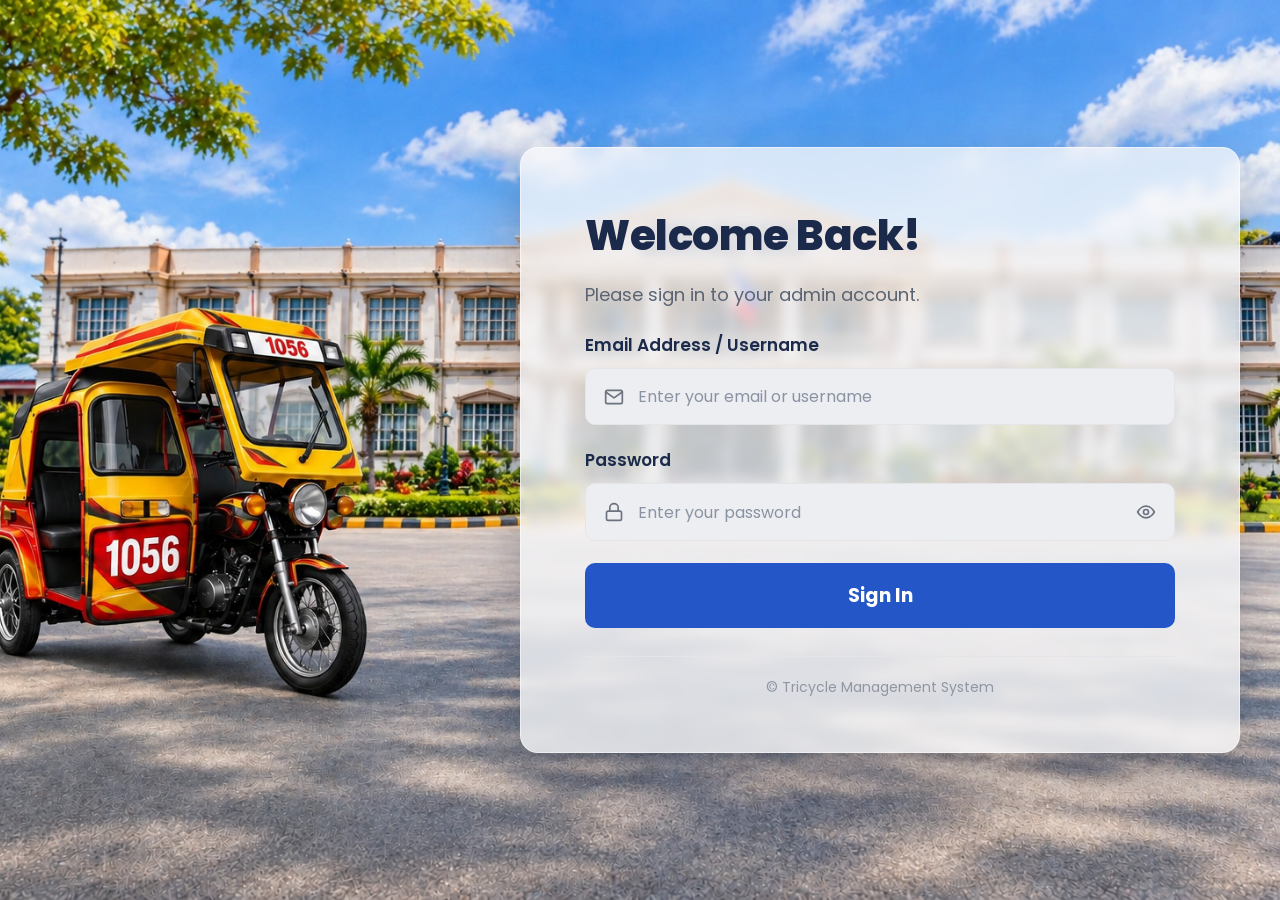
<file: index.html>
<!DOCTYPE html>
<html lang="en">
<head>
  <meta charset="UTF-8">
  <title>Tricycle Franchise - Sign In</title>
  <meta name="viewport" content="width=device-width, initial-scale=1.0">
  <link rel="preconnect" href="https://fonts.googleapis.com">
  <link rel="preconnect" href="https://fonts.gstatic.com" crossorigin>
  <link href="https://fonts.googleapis.com/css2?family=Poppins:wght@400;500;600;700;800&display=swap" rel="stylesheet">
  <style>
    :root {
      --navy: #1B2A4A;
      --navy-dark: #16223c;
      --blue: #2456C7;
      --blue-dark: #1d47ab;
      --text-gray: #5B6472;
      --border-gray: #E3E5E9;
      --field-bg: #EDEEF1;
      --card-bg: #F7F8FA;
      --danger-bg: #fde8e8;
      --danger-text: #b42318;
      --danger-border: #f1b4b4;
    }

    * { box-sizing: border-box; }

    html, body {
      margin: 0;
      padding: 0;
      min-height: 100%;
      font-family: 'Poppins', sans-serif;
    }

    body {
      display: flex;
      align-items: center;
      justify-content: flex-end;
      min-height: 100vh;
      min-height: 100svh;
      padding: 40px;
      background: #b7bcc4 url('assets/bgimage.png') center center / cover no-repeat;
    }

    .login-card {
      width: 100%;
      max-width: 720px;
      background: rgba(247, 248, 250, 0.78);
      border: 1px solid rgba(255, 255, 255, 0.52);
      border-radius: 18px;
      box-shadow: 0 25px 60px rgba(20, 28, 46, 0.3);
      padding: 56px 64px 40px;
      -webkit-backdrop-filter: blur(6px);
      backdrop-filter: blur(6px);
    }

    .login-card h1 {
      margin: 0 0 14px;
      font-size: 42px;
      font-weight: 800;
      color: var(--navy);
      letter-spacing: -0.5px;
    }

    .login-card .subtitle {
      margin: 0 0 24px;
      font-size: 18px;
      color: var(--text-gray);
      font-weight: 400;
    }

    .alert {
      margin-bottom: 18px;
      padding: 12px 14px;
      border-radius: 10px;
      background: var(--danger-bg);
      border: 1px solid var(--danger-border);
      color: var(--danger-text);
      font-size: 14px;
      font-weight: 500;
    }

    label {
      display: block;
      font-size: 17px;
      font-weight: 600;
      color: var(--navy);
      margin-bottom: 10px;
    }

    .field-group {
      margin-bottom: 22px;
    }

    .input-wrapper {
      display: flex;
      align-items: center;
      background: var(--field-bg);
      border: 1px solid var(--border-gray);
      border-radius: 10px;
      padding: 14px 18px;
      gap: 12px;
    }

    .input-wrapper svg {
      flex-shrink: 0;
      color: #6B7280;
    }

    .input-wrapper input {
      border: none;
      background: transparent;
      outline: none;
      font-family: 'Poppins', sans-serif;
      font-size: 16px;
      color: var(--navy);
      width: 100%;
    }

    .input-wrapper input::placeholder {
      color: #8A93A3;
      font-weight: 400;
    }

    .password-toggle {
      display: flex;
      align-items: center;
      justify-content: center;
      flex-shrink: 0;
      padding: 4px 0 4px 8px;
      border: none;
      background: transparent;
      color: var(--blue);
      cursor: pointer;
    }

    .password-toggle svg {
      display: block;
      width: 20px;
      height: 20px;
    }

    .password-toggle svg[hidden] { display: none; }

    .password-toggle:focus-visible {
      outline: 2px solid var(--blue);
      outline-offset: 3px;
      border-radius: 2px;
    }

    .forgot-row {
      text-align: right;
      margin-bottom: 22px;
    }

    .forgot-row a {
      color: var(--blue);
      font-size: 15px;
      font-weight: 500;
      text-decoration: none;
    }

    .forgot-row a:hover {
      text-decoration: underline;
    }

    .sign-in-btn {
      width: 100%;
      background: var(--blue);
      color: #fff;
      border: none;
      border-radius: 10px;
      padding: 18px;
      font-family: 'Poppins', sans-serif;
      font-size: 19px;
      font-weight: 700;
      cursor: pointer;
      transition: background 0.15s ease;
    }

    .sign-in-btn:hover {
      background: var(--blue-dark);
    }

    .sign-in-btn:disabled { opacity: .82; cursor: wait; }
    .sign-in-spinner {
      display: inline-block;
      width: 18px;
      height: 18px;
      margin: 0 9px -4px 0;
      border: 2px solid rgba(255,255,255,.5);
      border-top-color: #fff;
      border-radius: 50%;
      animation: login-spin .8s linear infinite;
    }

    .divider {
      border: none;
      border-top: 1px solid var(--border-gray);
      margin: 28px 0 20px;
    }

    .footer-note {
      text-align: center;
      color: #9096A2;
      font-size: 14px;
    }

    .login-progress {
      position: fixed;
      inset: 0;
      z-index: 10;
      display: flex;
      align-items: center;
      justify-content: center;
      background: rgba(16, 26, 61, 0.62);
      padding: 24px;
    }

    .login-progress[hidden] { display: none; }

    .login-progress-card {
      width: 100%;
      max-width: 360px;
      padding: 32px 24px;
      border-radius: 18px;
      background: #fff;
      color: var(--navy);
      text-align: center;
      box-shadow: 0 20px 60px rgba(0, 0, 0, 0.24);
    }

    .login-progress-spinner {
      width: 42px;
      height: 42px;
      margin: 0 auto 18px;
      border: 4px solid #dce4f5;
      border-top-color: var(--blue);
      border-radius: 50%;
      animation: login-spin .8s linear infinite;
    }

    .login-progress-message { margin: 0; font-size: 17px; font-weight: 700; }
    .login-progress-detail { margin: 8px 0 0; color: var(--text-gray); font-size: 13px; }
    @keyframes login-spin { to { transform: rotate(360deg); } }
    @media (prefers-reduced-motion: reduce) { .login-progress-spinner { animation-duration: 2s; } }

    @media (max-width: 600px) {
      body { justify-content: center; padding: 20px; }
      .login-card { padding: 36px 28px 28px; }
      .login-card h1 { font-size: 32px; }
    }
  </style>
</head>
<body>
  <div class="login-progress" id="login-progress" role="status" aria-live="polite" hidden>
    <div class="login-progress-card">
      <div class="login-progress-spinner" aria-hidden="true"></div>
      <p class="login-progress-message">Login successful. Welcome back!</p>
      <p class="login-progress-detail">Opening your dashboard…</p>
    </div>
  </div>
  <div class="login-card">
    <h1>Welcome Back!</h1>
    <p class="subtitle">Please sign in to your admin account.</p>

    <form method="post" action="controllers/index.php" novalidate>
      <div class="field-group">
        <label for="email">Email Address / Username</label>
        <div class="input-wrapper">
          <svg width="20" height="20" viewBox="0 0 24 24" fill="none" stroke="currentColor" stroke-width="2" stroke-linecap="round" stroke-linejoin="round">
            <path d="M4 4h16c1.1 0 2 .9 2 2v12c0 1.1-.9 2-2 2H4c-1.1 0-2-.9-2-2V6c0-1.1.9-2 2-2z"></path>
            <polyline points="22,6 12,13 2,6"></polyline>
          </svg>
          <input type="text" id="email" name="email" placeholder="Enter your email or username" required>
        </div>
      </div>

      <div class="field-group">
        <label for="password">Password</label>
        <div class="input-wrapper">
          <svg width="20" height="20" viewBox="0 0 24 24" fill="none" stroke="currentColor" stroke-width="2" stroke-linecap="round" stroke-linejoin="round">
            <rect x="3" y="11" width="18" height="11" rx="2" ry="2"></rect>
            <path d="M7 11V7a5 5 0 0 1 10 0v4"></path>
          </svg>
          <input type="password" id="password" name="password" placeholder="Enter your password" required>
          <button type="button" class="password-toggle" id="password-toggle" aria-label="Show password" aria-pressed="false">
            <svg viewBox="0 0 24 24" fill="none" stroke="currentColor" stroke-width="2" stroke-linecap="round" stroke-linejoin="round" aria-hidden="true">
              <path d="M2 12s3.6-7 10-7 10 7 10 7-3.6 7-10 7-10-7-10-7z"></path>
              <circle cx="12" cy="12" r="3"></circle>
            </svg>
            <svg viewBox="0 0 24 24" fill="none" stroke="currentColor" stroke-width="2" stroke-linecap="round" stroke-linejoin="round" aria-hidden="true" hidden>
              <path d="M3 10c2.2 3.5 5.2 5.5 9 5.5s6.8-2 9-5.5"></path>
              <path d="m6 11-1 2"></path>
              <path d="m12 15.5v2"></path>
              <path d="m18 11 1 2"></path>
            </svg>
          </button>
        </div>
      </div>


      <button type="submit" class="sign-in-btn">Sign In</button>

      <hr class="divider">
      <p class="footer-note">© Tricycle Management System</p>
    </form>
  </div>

  <script>
    const params = new URLSearchParams(window.location.search);
    const error = params.get('error');
    const form = document.querySelector('form');
    const loginProgress = document.getElementById('login-progress');
    const password = document.getElementById('password');
    const passwordToggle = document.getElementById('password-toggle');
    const passwordIcons = passwordToggle.querySelectorAll('svg');

    passwordToggle.addEventListener('click', () => {
      const isVisible = password.type === 'text';
      password.type = isVisible ? 'password' : 'text';
      passwordToggle.setAttribute('aria-label', isVisible ? 'Show password' : 'Hide password');
      passwordToggle.setAttribute('aria-pressed', String(!isVisible));
      passwordIcons[0].hidden = !isVisible;
      passwordIcons[1].hidden = isVisible;
    });

    if (params.get('login') === 'success') {
      loginProgress.hidden = false;
      window.setTimeout(() => window.location.replace('admin/dashboard.html'), 3000);
    } else if (form) {
      form.addEventListener('submit', () => {
        const button = form.querySelector('button[type="submit"]');
        button.disabled = true;
        button.setAttribute('aria-busy', 'true');
        button.innerHTML = '<span class="sign-in-spinner" aria-hidden="true"></span>Signing in…';
      });
    }

    if (error && form && params.get('login') !== 'success') {
      const alertBox = document.createElement('div');
      alertBox.className = 'alert';
      alertBox.textContent = error === 'missing'
        ? 'Please enter your email or username and password.'
        : error === 'restricted'
          ? 'This account is not authorized for the Super Admin portal.'
          : 'Invalid email/username or password.';
      form.insertBefore(alertBox, form.firstChild);
    }
  </script>
</body>
</html>
</file>
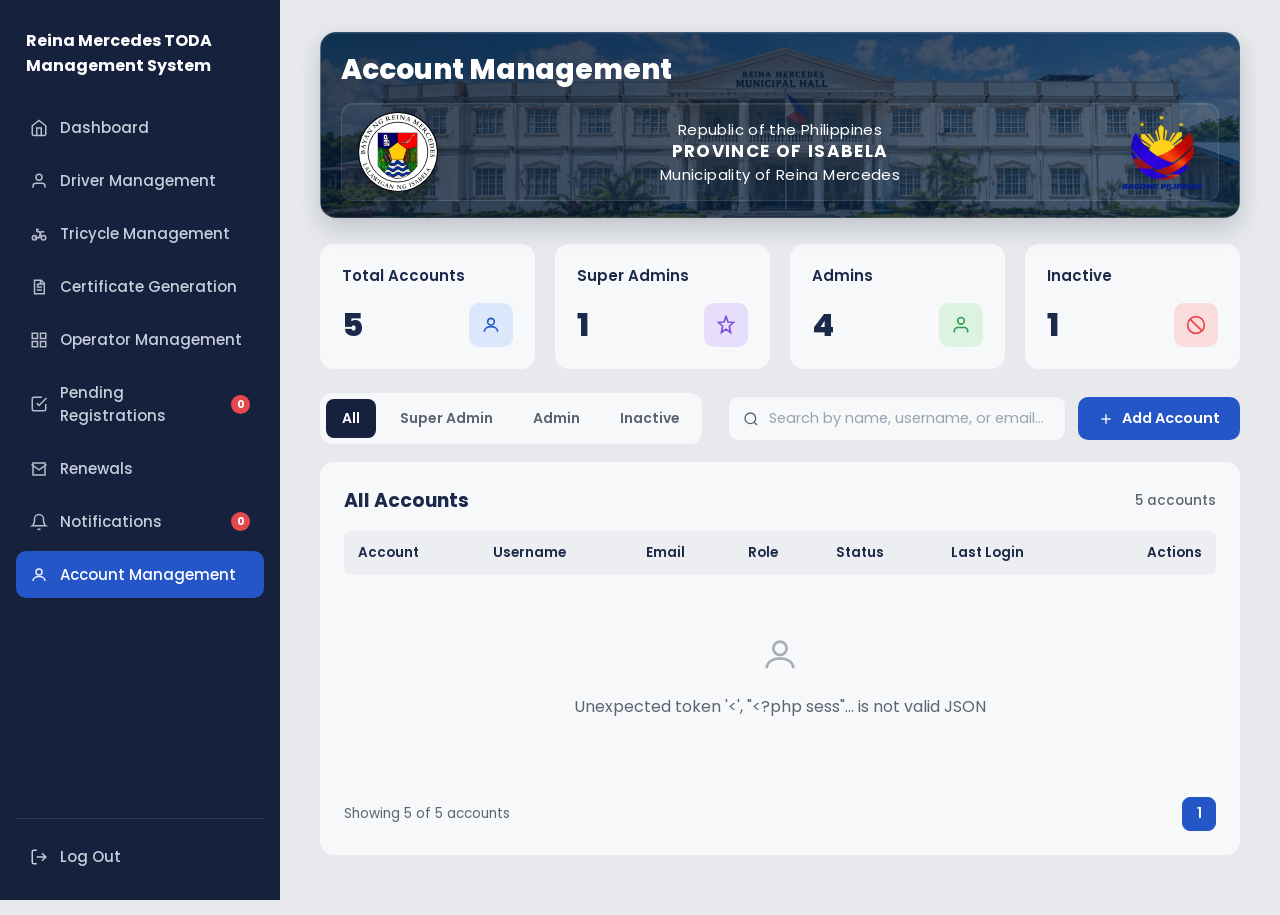
<file: admin/account_manager.html>
<!DOCTYPE html>
<html lang="en">
<head>
<meta charset="UTF-8">
<title>Tricycle Franchise — Account Management</title>
<meta name="viewport" content="width=device-width, initial-scale=1.0">
<link rel="preconnect" href="https://fonts.googleapis.com">
<link rel="preconnect" href="https://fonts.gstatic.com" crossorigin>
<link href="https://fonts.googleapis.com/css2?family=Poppins:wght@400;500;600;700;800&display=swap" rel="stylesheet">
  <link rel="stylesheet" href="css/account_manager.css">
  <link rel="stylesheet" href="css/sidebar.css">
</head>
<body>

<div class="app">

  <!-- ===== SIDEBAR ===== -->
  <aside class="sidebar" id="sidebar">
    <div class="brand">
      Reina Mercedes TODA Management System
    </div>
    <ul class="nav-list">
      <li><a href="dashboard.html" class="nav-link">
        <svg width="18" height="18" viewBox="0 0 24 24" fill="none" stroke="currentColor" stroke-width="2"><path d="M3 9l9-7 9 7v11a2 2 0 0 1-2 2H5a2 2 0 0 1-2-2z"/><polyline points="9 22 9 12 15 12 15 22"/></svg>
        Dashboard
      </a></li>
      <li><a href="driver_management.html" class="nav-link">
        <svg width="18" height="18" viewBox="0 0 24 24" fill="none" stroke="currentColor" stroke-width="2"><path d="M20 21v-2a4 4 0 0 0-4-4H8a4 4 0 0 0-4 4v2"/><circle cx="12" cy="7" r="4"/></svg>
        Driver Management
      </a></li>
      <li><a href="tricycle_management.html" class="nav-link">
        <svg width="18" height="18" viewBox="0 0 24 24" fill="none" stroke="currentColor" stroke-width="2"><circle cx="6" cy="17" r="3"/><circle cx="18" cy="17" r="3"/><path d="M6 17h6l3-8h4"/><path d="M9 9h4l2 8"/><path d="M9 9V6h3"/></svg>
        Tricycle Management
      </a></li>
      <li><a href="certification_generation.html" class="nav-link">
        <svg width="18" height="18" viewBox="0 0 24 24" fill="none" stroke="currentColor" stroke-width="2"><path d="M6 3h9l4 4v14H6z"/><path d="M14 3v5h5M9 12h7M9 16h7"/><path d="m9 8 1.5 1.5L13 7"/></svg>
        Certificate Generation
      </a></li>
      <li><a href="franchise_management.html" class="nav-link">
        <svg width="18" height="18" viewBox="0 0 24 24" fill="none" stroke="currentColor" stroke-width="2"><rect x="3" y="3" width="7" height="7"/><rect x="14" y="3" width="7" height="7"/><rect x="14" y="14" width="7" height="7"/><rect x="3" y="14" width="7" height="7"/></svg>
        Operator Management
      </a></li>
      <li><a href="pending.html" class="nav-link">
        <svg width="18" height="18" viewBox="0 0 24 24" fill="none" stroke="currentColor" stroke-width="2"><path d="M9 11l3 3L22 4"/><path d="M21 12v7a2 2 0 0 1-2 2H5a2 2 0 0 1-2-2V5a2 2 0 0 1 2-2h11"/></svg>
        Pending Registrations
        <span class="nav-badge" id="navBadge">0</span>
      </a></li>
      <li><a href="renewals.html" class="nav-link">
        <svg width="18" height="18" viewBox="0 0 24 24" fill="none" stroke="currentColor" stroke-width="2"><path d="M4 4h16v16H4z"/><path d="M22 6l-10 7L2 6"/></svg>
        Renewals
      </a></li>
      <li><a href="notification.html" class="nav-link">
        <svg width="18" height="18" viewBox="0 0 24 24" fill="none" stroke="currentColor" stroke-width="2"><path d="M18 8a6 6 0 0 0-12 0c0 7-3 9-3 9h18s-3-2-3-9"/><path d="M13.73 21a2 2 0 0 1-3.46 0"/></svg>
        Notifications
        <span class="nav-badge notification-count">0</span>
      </a></li>
      <li><a href="account_manager.html" class="nav-link active">
        <svg width="18" height="18" viewBox="0 0 24 24" fill="none" stroke="currentColor" stroke-width="2"><circle cx="12" cy="8" r="4"/><path d="M4 20c0-4 4-6 8-6s8 2 8 6"/></svg>
        Account Management
      </a></li>
      
    </ul>
    <div class="sidebar-footer">
      <a href="../controllers/logout.php" class="logout-link">
        <svg width="18" height="18" viewBox="0 0 24 24" fill="none" stroke="currentColor" stroke-width="2"><path d="M9 21H5a2 2 0 0 1-2-2V5a2 2 0 0 1 2-2h4"/><polyline points="16 17 21 12 16 7"/><line x1="21" y1="12" x2="9" y2="12"/></svg>
        Log Out
      </a>
    </div>
  </aside>

  <div class="drawer-overlay" id="drawerOverlay"></div>

  <!-- ===== MAIN ===== -->
  <main class="main">

    <!-- desktop topbar -->
    <div class="topbar">
      <h1>Account Management</h1>
      <div class="admin-pill" aria-label="Current user">
        <svg width="20" height="20" viewBox="0 0 24 24" fill="none" stroke="currentColor" stroke-width="2"><path d="M20 21v-2a4 4 0 0 0-4-4H8a4 4 0 0 0-4 4v2"/><circle cx="12" cy="7" r="4"/></svg>
        <span id="currentAdminName">Loading...</span>
        <svg width="14" height="14" viewBox="0 0 24 24" fill="none" stroke="currentColor" stroke-width="2"><polyline points="6 9 12 15 18 9"/></svg>
      </div>
    </div>

    <!-- mobile topbar -->
    <div class="mobile-topbar">
      <div class="left">
        <button class="hamburger-btn" id="hamburgerBtn" aria-label="Open menu">
          <svg width="18" height="18" viewBox="0 0 24 24" fill="none" stroke="currentColor" stroke-width="2"><line x1="3" y1="6" x2="21" y2="6"/><line x1="3" y1="12" x2="21" y2="12"/><line x1="3" y1="18" x2="21" y2="18"/></svg>
        </button>
        <h1>Account Management</h1>
      </div>
      <div class="mobile-admin" aria-label="Current user">
        <svg width="14" height="14" viewBox="0 0 24 24" fill="none" stroke="currentColor" stroke-width="2"><path d="M20 21v-2a4 4 0 0 0-4-4H8a4 4 0 0 0-4 4v2"/><circle cx="12" cy="7" r="4"/></svg>
        <span id="currentAdminNameMobile">...</span>
      </div>
    </div>

    <!-- stat cards (mirrors admins.role and admins.status enums) -->
    <div class="stats-grid">
      <div class="stat-card">
        <div class="stat-label">Total Accounts</div>
        <div class="stat-row">
          <div class="stat-value" id="statTotal">5</div>
          <div class="icon-badge blue-bg">
            <svg width="20" height="20" viewBox="0 0 24 24" fill="none" stroke="currentColor" stroke-width="2"><circle cx="12" cy="8" r="4"/><path d="M4 20c0-4 4-6 8-6s8 2 8 6"/></svg>
          </div>
        </div>
      </div>
      <div class="stat-card">
        <div class="stat-label">Super Admins</div>
        <div class="stat-row">
          <div class="stat-value" id="statSuper">1</div>
          <div class="icon-badge purple-bg">
            <svg width="20" height="20" viewBox="0 0 24 24" fill="none" stroke="currentColor" stroke-width="2"><path d="M12 2l2.5 6.5L21 9l-5 4.5L17.5 21 12 17l-5.5 4L8 13.5 3 9l6.5-0.5z"/></svg>
          </div>
        </div>
      </div>
      <div class="stat-card">
        <div class="stat-label">Admins</div>
        <div class="stat-row">
          <div class="stat-value" id="statAdmin">4</div>
          <div class="icon-badge green-bg">
            <svg width="20" height="20" viewBox="0 0 24 24" fill="none" stroke="currentColor" stroke-width="2"><path d="M20 21v-2a4 4 0 0 0-4-4H8a4 4 0 0 0-4 4v2"/><circle cx="12" cy="7" r="4"/></svg>
          </div>
        </div>
      </div>
      <div class="stat-card">
        <div class="stat-label">Inactive</div>
        <div class="stat-row">
          <div class="stat-value" id="statInactive">1</div>
          <div class="icon-badge red-bg">
            <svg width="20" height="20" viewBox="0 0 24 24" fill="none" stroke="currentColor" stroke-width="2"><circle cx="12" cy="12" r="10"/><line x1="4.9" y1="4.9" x2="19.1" y2="19.1"/></svg>
          </div>
        </div>
      </div>
    </div>

    <!-- toolbar: filters + search + add -->
    <div class="toolbar">
      <div class="filter-tabs" id="filterTabs">
        <button class="filter-tab active" data-filter="All">All</button>
        <button class="filter-tab" data-filter="Super Admin">Super Admin</button>
        <button class="filter-tab" data-filter="Admin">Admin</button>
        <button class="filter-tab" data-filter="Inactive">Inactive</button>
      </div>
      <div class="toolbar-right">
        <div class="search-box">
          <svg width="16" height="16" viewBox="0 0 24 24" fill="none" stroke="currentColor" stroke-width="2"><circle cx="11" cy="11" r="8"/><line x1="21" y1="21" x2="16.65" y2="16.65"/></svg>
          <input type="text" id="searchInput" placeholder="Search by name, username, or email...">
        </div>
        <button class="add-btn" id="addAccountBtn">
          <svg width="16" height="16" viewBox="0 0 24 24" fill="none" stroke="currentColor" stroke-width="2"><line x1="12" y1="5" x2="12" y2="19"/><line x1="5" y1="12" x2="19" y2="12"/></svg>
          Add Account
        </button>
      </div>
    </div>

    <!-- account table -->
    <div class="panel">
      <div class="panel-head">
        <h2>All Accounts</h2>
        <div class="result-count" id="resultCount">5 accounts</div>
      </div>
      <div class="table-scroll">
        <table class="account-table">
          <thead>
            <tr>
              <th>Account</th>
              <th>Username</th>
              <th>Email</th>
              <th>Role</th>
              <th>Status</th>
              <th>Last Login</th>
              <th>Actions</th>
            </tr>
          </thead>
          <tbody id="accountTableBody">
            <!-- rows injected by JS -->
          </tbody>
        </table>
      </div>
      <div class="empty-state hidden" id="emptyState">
        <svg width="40" height="40" viewBox="0 0 24 24" fill="none" stroke="currentColor" stroke-width="1.6"><circle cx="12" cy="8" r="4"/><path d="M4 20c0-4 4-6 8-6s8 2 8 6"/></svg>
        <div>No accounts match your search or filter.</div>
      </div>
      <div class="pagination">
        <div class="page-info" id="pageInfo">Showing 5 of 5 accounts</div>
        <div class="page-btns">
          <button class="page-btn active">1</button>
        </div>
      </div>
    </div>

  </main>
</div>

<!-- mobile bottom nav -->
<nav class="bottom-nav">
  <a href="dashboard.html" class="bn-item">
    <svg width="20" height="20" viewBox="0 0 24 24" fill="none" stroke="currentColor" stroke-width="2"><path d="M3 9l9-7 9 7v11a2 2 0 0 1-2 2H5a2 2 0 0 1-2-2z"/><polyline points="9 22 9 12 15 12 15 22"/></svg>
    Dashboard
  </a>
  <a href="driver_management.html" class="bn-item">
    <svg width="20" height="20" viewBox="0 0 24 24" fill="none" stroke="currentColor" stroke-width="2"><path d="M20 21v-2a4 4 0 0 0-4-4H8a4 4 0 0 0-4 4v2"/><circle cx="12" cy="7" r="4"/></svg>
    Drivers
  </a>
  <a href="tricycle_management.html" class="bn-item">
    <svg width="20" height="20" viewBox="0 0 24 24" fill="none" stroke="currentColor" stroke-width="2"><circle cx="6" cy="17" r="3"/><circle cx="18" cy="17" r="3"/><path d="M6 17h6l3-8h4"/><path d="M9 9h4l2 8"/><path d="M9 9V6h3"/></svg>
    Tricycles
  </a>
  <a href="pending.html" class="bn-item">
    <svg width="20" height="20" viewBox="0 0 24 24" fill="none" stroke="currentColor" stroke-width="2"><path d="M9 11l3 3L22 4"/><path d="M21 12v7a2 2 0 0 1-2 2H5a2 2 0 0 1-2-2V5a2 2 0 0 1 2-2h11"/></svg>
    Pending Registrations
  </a>
  <a href="franchise_management.html" class="bn-item">
    <svg width="20" height="20" viewBox="0 0 24 24" fill="none" stroke="currentColor" stroke-width="2"><rect x="3" y="3" width="7" height="7"/><rect x="14" y="3" width="7" height="7"/><rect x="14" y="14" width="7" height="7"/><rect x="3" y="14" width="7" height="7"/></svg>
    Franchise
  </a>
  <a href="renewals.html" class="bn-item">
    <svg width="20" height="20" viewBox="0 0 24 24" fill="none" stroke="currentColor" stroke-width="2"><path d="M4 4h16v16H4z"/><path d="M22 6l-10 7L2 6"/></svg>
    Renewals
  </a>
  <a href="account_manager.html" class="bn-item active">
    <svg width="20" height="20" viewBox="0 0 24 24" fill="none" stroke="currentColor" stroke-width="2"><circle cx="12" cy="8" r="4"/><path d="M4 20c0-4 4-6 8-6s8 2 8 6"/><circle cx="18" cy="6" r="3" fill="none"/></svg>
    Accounts
  </a>
</nav>
<!-- ===== ADD / EDIT ACCOUNT MODAL ===== -->
<div class="modal-overlay" id="accountModalOverlay">
  <div class="modal">
    <div class="modal-head">
      <h2 id="accountModalTitle">Add Account</h2>
      <button class="modal-close" id="accountModalClose" aria-label="Close">
        <svg width="16" height="16" viewBox="0 0 24 24" fill="none" stroke="currentColor" stroke-width="2"><line x1="18" y1="6" x2="6" y2="18"/><line x1="6" y1="6" x2="18" y2="18"/></svg>
      </button>
    </div>
    <form id="accountForm">

      <div class="form-section-label">Basic Details</div>
      <div class="form-grid">
        <div class="form-field">
          <label for="fFirstName">First Name</label>
          <input type="text" id="fFirstName" placeholder="e.g. Maria" required>
        </div>
        <div class="form-field">
          <label for="fMiddleName">Middle Name</label>
          <input type="text" id="fMiddleName" placeholder="e.g. Santos">
        </div>
        <div class="form-field">
          <label for="fLastName">Last Name</label>
          <input type="text" id="fLastName" placeholder="e.g. Dela Cruz" required>
        </div>
        <div class="form-field">
          <label for="fUsername">Username</label>
          <input type="text" id="fUsername" placeholder="e.g. mdelacruz" required>
        </div>
        <div class="form-field">
          <label for="fEmail">Email</label>
          <input type="email" id="fEmail" placeholder="e.g. maria@lgu.gov.ph" required>
        </div>
        <div class="form-field full">
          <label for="fAddress">Address</label>
          <input type="text" id="fAddress" placeholder="e.g. Barangay, municipality, province">
        </div>
      </div>

      <div class="form-section-label">Role Assignment</div>
      <div class="form-grid">
        <div class="form-field">
          <label for="fRole">Role</label>
          <select id="fRole" required>
            <option value="Admin">Admin</option>
            <option value="Super Admin">Super Admin</option>
          </select>
        </div>
        <div class="form-field">
          <label for="fStatus">Status</label>
          <select id="fStatus" required>
            <option value="Active">Active</option>
            <option value="Inactive">Inactive</option>
          </select>
        </div>
        <div class="form-field full">
          <div class="role-note" id="roleNote">Admins can manage drivers, tricycles, franchises, and renewals. Super Admins can additionally manage other accounts.</div>
        </div>
      </div>

      <div class="form-section-label">Create Password</div>
      <div class="form-grid">
        <div class="form-field">
          <label for="fPassword" id="fPasswordLabel">Password</label>
          <div class="password-field">
            <input type="password" id="fPassword" placeholder="Enter password" autocomplete="new-password">
            <button type="button" class="password-toggle" data-target="fPassword" aria-label="Show password">
              <svg width="17" height="17" viewBox="0 0 24 24" fill="none" stroke="currentColor" stroke-width="2"><path d="M1 12s4-8 11-8 11 8 11 8-4 8-11 8-11-8-11-8z"/><circle cx="12" cy="12" r="3"/></svg>
            </button>
          </div>
        </div>
        <div class="form-field">
          <label for="fPasswordConfirm">Confirm Password</label>
          <div class="password-field">
            <input type="password" id="fPasswordConfirm" placeholder="Re-enter password" autocomplete="new-password">
            <button type="button" class="password-toggle" data-target="fPasswordConfirm" aria-label="Show password">
              <svg width="17" height="17" viewBox="0 0 24 24" fill="none" stroke="currentColor" stroke-width="2"><path d="M1 12s4-8 11-8 11 8 11 8-4 8-11 8-11-8-11-8z"/><circle cx="12" cy="12" r="3"/></svg>
            </button>
          </div>
        </div>
        <div class="form-field full">
          <div class="field-hint" id="passwordHint">Minimum 8 characters.</div>
        </div>
      </div>

      <div class="modal-footer">
        <button type="button" class="btn-secondary" id="accountCancelBtn">Cancel</button>
        <button type="submit" class="btn-primary" id="accountSaveBtn">Save Account</button>
      </div>
    </form>
  </div>
</div>

<!-- ===== DEACTIVATE / ACTIVATE CONFIRM MODAL ===== -->
<div class="modal-overlay" id="statusModalOverlay">
  <div class="modal modal-narrow">
    <div class="modal-head">
      <h2 id="statusModalTitle">Deactivate Account</h2>
      <button class="modal-close" id="statusModalClose" aria-label="Close">
        <svg width="16" height="16" viewBox="0 0 24 24" fill="none" stroke="currentColor" stroke-width="2"><line x1="18" y1="6" x2="6" y2="18"/><line x1="6" y1="6" x2="18" y2="18"/></svg>
      </button>
    </div>
    <p class="confirm-text" id="statusModalText">Are you sure you want to deactivate <b id="statusTargetName">this account</b>? They will no longer be able to log in.</p>
    <div class="modal-footer">
      <button type="button" class="btn-secondary" id="statusCancelBtn">Cancel</button>
      <button type="button" class="btn-danger" id="statusConfirmBtn">Deactivate</button>
    </div>
  </div>
</div>

<!-- ===== DELETE CONFIRM MODAL ===== -->
<div class="modal-overlay" id="deleteModalOverlay">
  <div class="modal modal-narrow">
    <div class="modal-head">
      <h2>Remove Account</h2>
      <button class="modal-close" id="deleteModalClose" aria-label="Close">
        <svg width="16" height="16" viewBox="0 0 24 24" fill="none" stroke="currentColor" stroke-width="2"><line x1="18" y1="6" x2="6" y2="18"/><line x1="6" y1="6" x2="18" y2="18"/></svg>
      </button>
    </div>
    <p class="confirm-text">Are you sure you want to permanently remove <b id="deleteTargetName">this account</b>? This cannot be undone.</p>
    <div class="modal-footer">
      <button type="button" class="btn-secondary" id="deleteCancelBtn">Cancel</button>
      <button type="button" class="btn-danger" id="deleteConfirmBtn">Remove</button>
    </div>
  </div>
</div>

  <script src="js/account_manager.js"></script>
  <script src="../assets/official-header.js" defer></script>
</body>
</html>
</file>
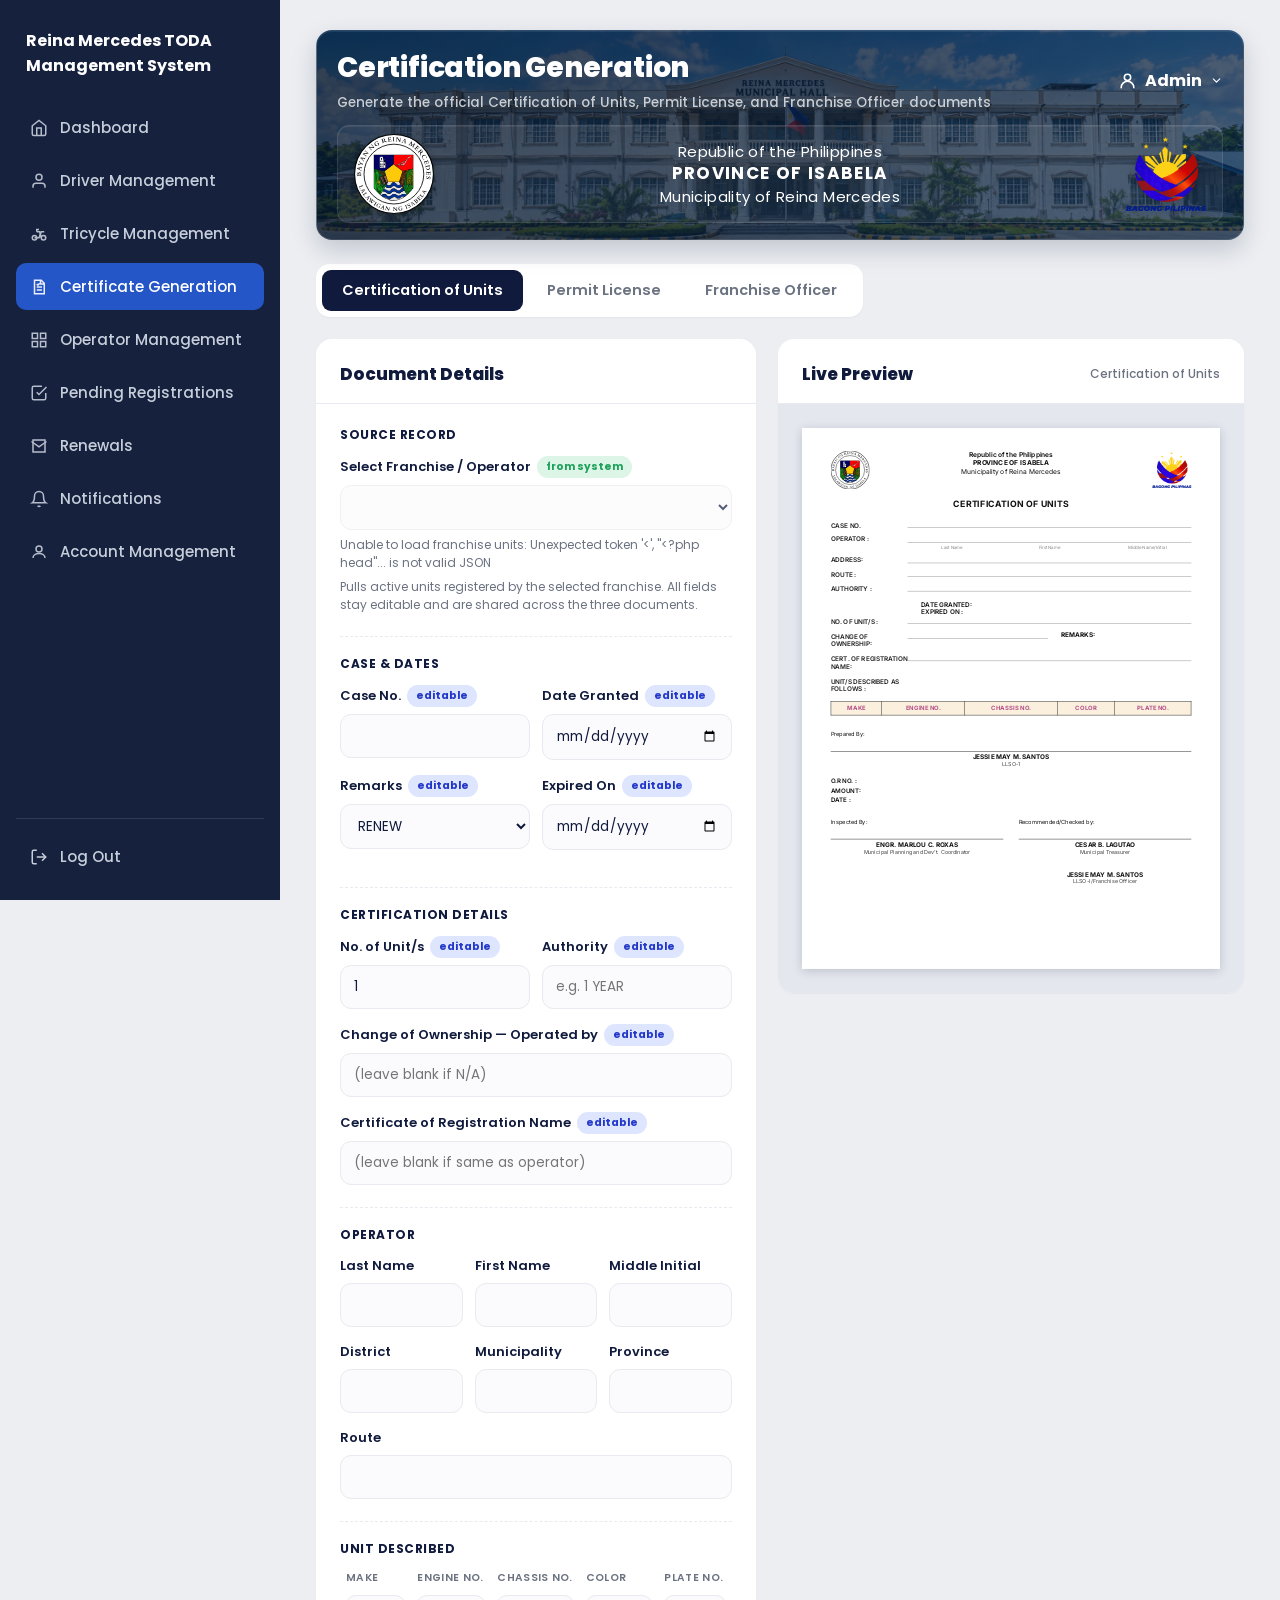
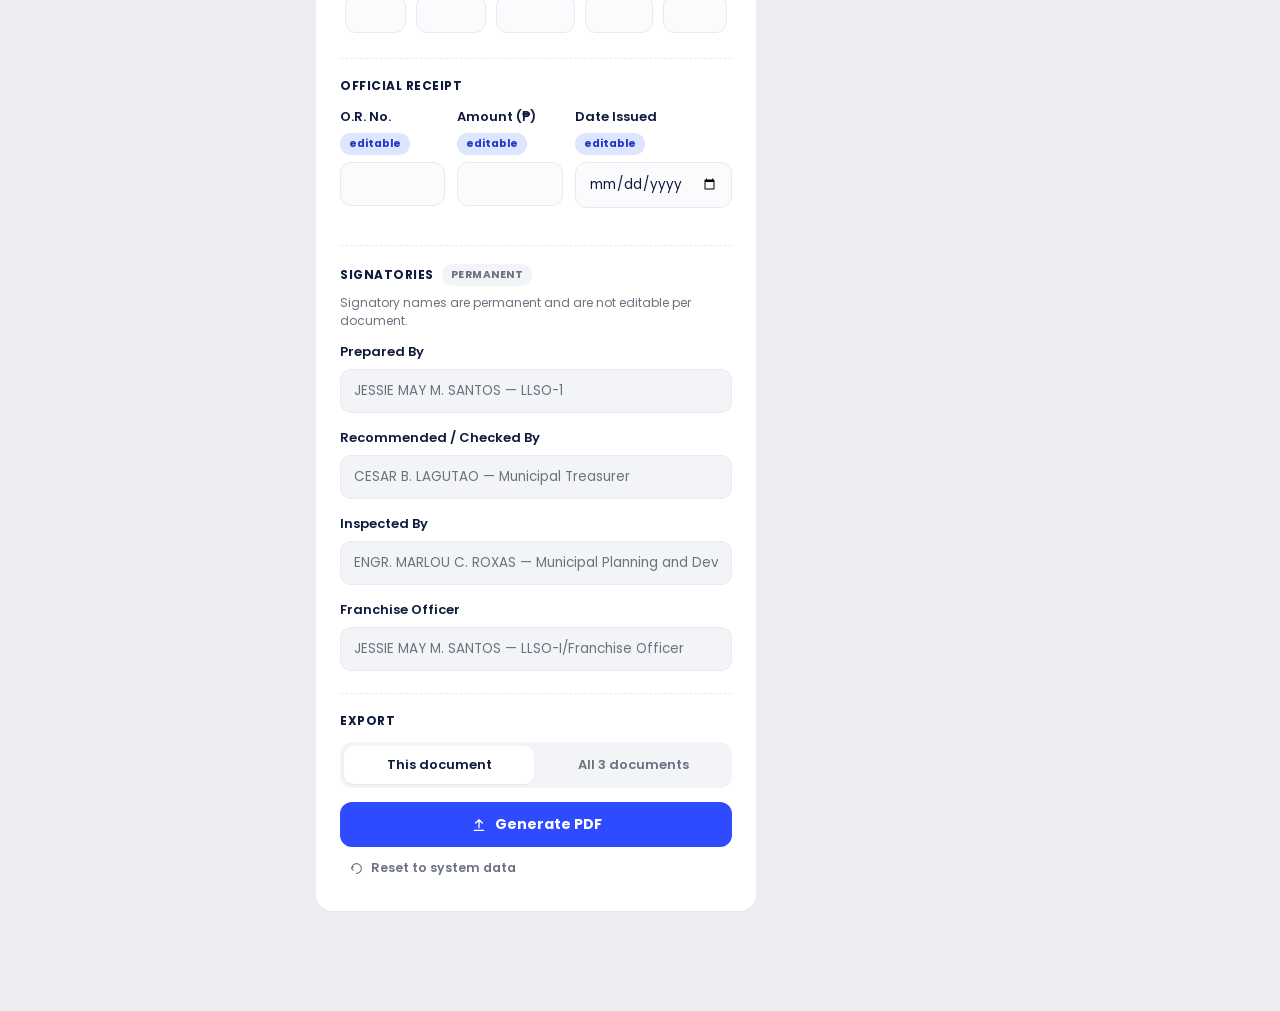
<file: admin/certification_generation.html>
<!DOCTYPE html>
<html lang="en">
<head>
<meta charset="UTF-8">
<meta name="viewport" content="width=device-width, initial-scale=1.0">
<title>Certification Generation - TME T&amp;S SyneW</title>
<link rel="preconnect" href="https://fonts.googleapis.com">
<link href="https://fonts.googleapis.com/css2?family=Poppins:wght@400;500;600;700;800&family=Inter:wght@400;500;600;700&display=swap" rel="stylesheet">
<style>
  :root{
    --navy:#101a3d;--bg:#eceef2;--card:#ffffff;--border:#e8eaef;
    --text:#101a3d;--text-muted:#6b7280;
    --blue:#2f4bff;--blue-dark:#2338c9;--blue-light:#dde5ff;
    --green:#1fa15c;--green-light:#dcf5e7;
    --amber:#c98d15;--amber-light:#fbf0d6;
    --red:#e0483e;--red-light:#fbe3e1;
    --radius:16px;
  }
  *{box-sizing:border-box;margin:0;padding:0;}
  body{font-family:'Poppins',sans-serif;background:var(--bg);color:var(--text);min-height:100vh;}
  a{text-decoration:none;color:inherit;}
  button{font-family:inherit;cursor:pointer;}

  .app{display:flex;min-height:100vh;}

  /* ===== Sidebar ===== */
  .sidebar{position:fixed;top:0;left:0;bottom:0;width:280px;flex-shrink:0;background:var(--navy);color:#fff;display:flex;flex-direction:column;padding:22px 16px;overflow-y:auto;z-index:50;transition:transform .25s ease;}
  .brand{display:flex;align-items:center;gap:10px;font-weight:700;font-size:16px;padding:6px 10px 26px;}
  .nav-list{list-style:none;margin:0;padding:0;flex:1;}
  .nav-list li{margin-bottom:6px;}
  .nav-link{display:flex;align-items:center;gap:12px;padding:12px 14px;border-radius:10px;color:#C7CEDB;font-size:15px;font-weight:500;transition:background .15s ease,color .15s ease;}
  .nav-link svg{width:18px;height:18px;flex-shrink:0;opacity:.9;}
  .nav-link:hover{background:rgba(255,255,255,.06);color:#fff;}
  .nav-link.active{background:var(--blue);color:#fff;}
  .sidebar-footer{margin-top:10px;padding-top:16px;border-top:1px solid rgba(255,255,255,.12);}
  .nav-badge{margin-left:auto;background:var(--red);color:#fff;font-size:11px;font-weight:700;min-width:19px;height:19px;border-radius:10px;display:flex;align-items:center;justify-content:center;padding:0 5px;}
  .logout-link{display:flex;align-items:center;gap:12px;color:#C7CEDB;font-size:15px;font-weight:500;padding:10px 14px;}
  .logout-link:hover{color:#fff;}
  .sidebar-overlay{display:none;position:fixed;inset:0;background:rgba(10,14,26,.5);z-index:40;}
  .menu-toggle{display:none;}

  /* ===== Main ===== */
  .main{flex:1;min-width:0;margin-left:280px;padding:30px 36px 100px;}
  .topbar{display:flex;align-items:center;justify-content:space-between;margin-bottom:24px;flex-wrap:wrap;gap:14px;}
  .page-title{font-size:28px;font-weight:800;letter-spacing:-.2px;}
  .page-subtitle{font-size:13.5px;color:var(--text-muted);font-weight:500;margin-top:4px;}
  .profile-chip{display:flex;align-items:center;gap:8px;font-weight:700;font-size:16px;color:var(--navy);}
  .profile-chip svg{width:19px;height:19px;}
  .profile-chip .chev{width:13px;height:13px;color:var(--text-muted);}

  /* ===== Doc tabs ===== */
  .doc-tabs-row{margin-bottom:22px;}
  .tabs{display:inline-flex;gap:4px;background:var(--card);padding:6px;border-radius:14px;box-shadow:0 1px 2px rgba(16,26,61,.04);flex-wrap:wrap;}
  .tab{padding:10px 20px;border:none;background:transparent;border-radius:9px;font-weight:600;font-size:14.5px;color:var(--text-muted);}
  .tab.active{background:var(--navy);color:#fff;}

  /* ===== Layout grid ===== */
  .gen-layout{display:grid;grid-template-columns:440px 1fr;gap:22px;align-items:start;}
  @media (max-width:1150px){.gen-layout{grid-template-columns:1fr;}}
  .card{background:var(--card);border-radius:var(--radius);box-shadow:0 1px 2px rgba(16,26,61,.04);overflow:hidden;}
  .card-head{padding:22px 24px 16px;display:flex;align-items:center;justify-content:space-between;border-bottom:1px solid var(--border);gap:10px;}
  .card-head h2{font-size:17px;font-weight:800;}
  .card-head .zoom-note{font-size:12px;color:var(--text-muted);font-weight:500;text-align:right;}
  .card-body{padding:22px 24px 26px;}

  /* ===== Form ===== */
  .form-section{margin-top:22px;padding-top:18px;border-top:1px dashed var(--border);}
  .form-section.first{margin-top:0;padding-top:0;border-top:none;}
  .section-divider{font-size:12px;font-weight:700;color:var(--navy);text-transform:uppercase;letter-spacing:.5px;margin-bottom:12px;display:flex;align-items:center;gap:8px;}
  .field-group{margin-bottom:15px;}
  .field-group label{display:flex;align-items:center;gap:6px;flex-wrap:wrap;font-size:13px;font-weight:600;color:var(--text);margin-bottom:7px;}
  .field-row{display:grid;grid-template-columns:1fr 1fr;gap:12px;}
  .field-row3{display:grid;grid-template-columns:1fr 1fr 1fr;gap:12px;}
  input[type=text],input[type=number],input[type=date],select,textarea{width:100%;padding:11px 13px;border-radius:11px;border:1.5px solid var(--border);font-family:'Poppins',sans-serif;font-size:13.5px;color:var(--text);background:#fbfbfd;outline:none;transition:border-color .15s,background .15s;}
  input:focus,select:focus,textarea:focus{border-color:var(--blue);background:#fff;}
  input[readonly]{background:#f3f4f7;color:var(--text-muted);cursor:not-allowed;}
  .hint{font-size:12px;color:var(--text-muted);margin-top:6px;}
  .hint.warn{color:var(--amber);font-weight:600;}
  .money{position:relative;}
  .money > span{position:absolute;left:13px;top:50%;transform:translateY(-50%);color:var(--text-muted);font-size:13.5px;pointer-events:none;}
  .money input{padding-left:28px;}
  .pill{display:inline-flex;align-items:center;gap:5px;font-size:10.5px;font-weight:700;padding:3px 9px;border-radius:999px;}
  .pill.pulled{background:var(--green-light);color:var(--green);}
  .pill.editable{background:var(--blue-light);color:var(--blue-dark);}
  .pill.fixed{background:#f3f4f7;color:var(--text-muted);}
  .pill.manual{background:var(--amber-light);color:var(--amber);}
  .link-btn{border:none;background:none;font-size:12px;font-weight:700;color:var(--blue-dark);padding:0 2px;margin-left:auto;}
  .link-btn:hover{text-decoration:underline;}
  .unit-table-edit{width:100%;border-collapse:collapse;margin-top:2px;}
  .unit-table-edit th{font-size:10.5px;color:var(--text-muted);text-align:left;padding:0 6px 6px;font-weight:600;text-transform:uppercase;letter-spacing:.3px;}
  .unit-table-edit td{padding:3px 5px;}
  .unit-table-edit input{padding:9px 10px;font-size:12.5px;}

  .scope{display:flex;gap:4px;background:#f3f4f7;padding:4px;border-radius:12px;}
  .scope button{flex:1;border:none;background:transparent;padding:9px 10px;border-radius:9px;font-weight:600;font-size:13px;color:var(--text-muted);}
  .scope button.on{background:#fff;color:var(--navy);box-shadow:0 1px 2px rgba(16,26,61,.08);}

  .btn{display:inline-flex;align-items:center;justify-content:center;gap:8px;padding:12px 20px;border-radius:12px;border:none;font-weight:700;font-size:14px;}
  .btn svg{width:16px;height:16px;}
  .btn-primary{background:var(--blue);color:#fff;}
  .btn-primary:hover{background:var(--blue-dark);}
  .btn-secondary{background:#fff;color:var(--text);box-shadow:0 0 0 1.5px var(--border) inset;}
  .btn-secondary:hover{background:#f3f4f7;}
  .btn-ghost{background:transparent;color:var(--text-muted);font-weight:600;font-size:12.5px;padding:8px 10px;}
  .btn-ghost:hover{color:var(--text);}
  .btn-row{display:flex;gap:10px;margin-top:14px;flex-wrap:wrap;}
  .btn-row .btn{flex:1;min-width:160px;}

  /* ===== Preview ===== */
  .preview-wrap{position:sticky;top:30px;}
  #certificate-scale-wrap{padding:24px;background:#e4e7ee;display:flex;justify-content:center;max-height:82vh;overflow:auto;}
  .scale-box{position:relative;flex-shrink:0;}
  .doc-sheet{display:none;width:816px;min-height:1056px;background:#fff;padding:44px 56px;box-shadow:0 4px 18px rgba(15,26,51,.18);position:relative;transform-origin:top left;}
  .doc-sheet.active{display:block;}

  .bottom-nav{display:none;position:fixed;bottom:0;left:0;right:0;background:var(--navy);z-index:180;justify-content:space-around;padding:8px 4px 10px;}
  .bottom-nav a{display:flex;flex-direction:column;align-items:center;gap:3px;color:rgba(255,255,255,.55);font-size:10.5px;font-weight:600;padding:4px 6px;}
  .bottom-nav a svg{width:19px;height:19px;}
  .bottom-nav a.active{color:#fff;}

  @media (max-width:860px){
    .sidebar{left:0;top:0;bottom:0;width:250px;transform:translateX(-100%);}
    .sidebar.open{transform:translateX(0);}
    .sidebar-overlay.open{display:block;}
    .menu-toggle{display:flex;width:40px;height:40px;border-radius:10px;background:var(--card);border:none;box-shadow:0 1px 2px rgba(16,26,61,.06);align-items:center;justify-content:center;}
    .menu-toggle svg{width:19px;height:19px;}
    .main{margin-left:0;padding:18px 16px 90px;}
    .bottom-nav{display:flex;}
    .field-row,.field-row3{grid-template-columns:1fr;}
    .tab{padding:9px 14px;font-size:13px;}
  }

  @media print{
    @page{size:A4;margin:0;}
    body{background:#fff;}
    .sidebar,.topbar,.doc-tabs-row,.form-card,.preview-wrap .card-head,.bottom-nav,.sidebar-overlay{display:none !important;}
    .app{display:block;}
    .main{padding:0;}
    .gen-layout{display:block;}
    .preview-wrap{position:static;box-shadow:none;border-radius:0;overflow:visible;}
    #certificate-scale-wrap{padding:0;background:none;max-height:none;overflow:visible;display:block;}
    .scale-box{width:auto !important;height:auto !important;}
    .doc-sheet{display:none !important;}
    .doc-sheet.print-me{display:block !important;transform:none !important;width:100%;min-height:0;box-shadow:none;padding:40px 54px;}
    .doc-sheet.print-me + .doc-sheet.print-me{break-before:page;page-break-before:always;}
  }
</style>

<!-- Document (sheet) styles — literal colors only, reused for the Word export -->
<style id="sheet-css">
  .cert-sheet{font-family:'Inter',sans-serif;color:#111;}
  .cert-sheet .cert-header{display:flex;align-items:flex-start;justify-content:space-between;margin-bottom:6px;}
  .cert-sheet .cert-header-text{text-align:center;flex:1;}
  .cert-sheet .cert-header-text .country{font-size:13px;font-weight:600;}
  .cert-sheet .cert-header-text .province{font-size:13px;font-weight:700;}
  .cert-sheet .cert-header-text .muni{font-size:13px;font-weight:400;}
  .cert-sheet .cert-title{text-align:center;font-size:17px;font-weight:700;letter-spacing:.5px;margin:18px 0 22px;}
  .header-logo{display:block;width:76px;height:76px;object-fit:contain;flex-shrink:0;}
  .cert-field{display:flex;align-items:baseline;margin-bottom:11px;font-size:12.5px;}
  .cert-field .f-label{width:150px;flex-shrink:0;font-weight:600;color:#222;}
  .cert-field .f-value{flex:1;border-bottom:1px solid #999;padding-bottom:2px;min-height:15px;font-weight:600;}
  .cert-field-inline{display:flex;gap:26px;}
  .cert-field-inline .cert-field{flex:1;}
  .unit-table{width:100%;border-collapse:collapse;margin:16px 0 20px;font-size:11.5px;}
  .unit-table th{background:#faf0dd;color:#b5508a;border:1px solid #333;padding:6px 8px;font-weight:700;text-align:center;}
  .unit-table td{border:1px solid #333;padding:7px 8px;text-align:center;font-weight:600;}
  .unit-table.plain th{background:#fff;color:#c4609a;}
  .cert-sign-row{display:flex;justify-content:space-between;margin-top:30px;gap:30px;}
  .cert-sign-block{flex:1;}
  .cert-sign-label{font-size:11px;margin-bottom:26px;}
  .cert-sign-name{font-size:12.5px;font-weight:700;border-top:1px solid #333;padding-top:3px;text-align:center;}
  .cert-sign-role{font-size:10.5px;text-align:center;color:#444;}
  /* Permit + Franchise Officer sheets (table-based so they also export cleanly to Word) */
  .arial{font-family:Arial,'Liberation Sans',Helvetica,sans-serif;font-size:12px;line-height:1.4;color:#111;}
  .arial table{border-collapse:collapse;}
  .arial .hdr{width:100%;margin-bottom:6px;}
  .arial .hdr td{vertical-align:middle;padding:0;}
  .arial .hdr .hl{width:100px;}
  .arial .hdr .hr{width:100px;text-align:right;}
  .arial .hdr .hr .header-logo{margin-left:auto;}
  .arial .hdr .hc{text-align:center;font-family:'Palatino Linotype','Book Antiqua',Palatino,Georgia,serif;font-weight:bold;font-size:13px;line-height:1.55;}
  .arial .doc-title{text-align:center;font-weight:bold;font-size:15px;margin:12px 0 12px;}
  .arial .u{text-decoration:underline;}
  .arial .b{font-weight:bold;}
  .arial .center{text-align:center;}
  .arial .permit-no{text-align:right;font-weight:bold;margin:2px 36px 6px 0;}
  .arial table.grant{width:100%;margin-top:4px;}
  .arial table.grant td{padding:4px 0;font-size:12.5px;vertical-align:bottom;}
  .arial table.grant td.gl{width:38%;}
  .arial table.grant td.gr{border-bottom:1px solid #444;}
  .arial table.tri{width:100%;}
  .arial table.tri td{width:33%;text-align:center;font-weight:bold;padding:0;}
  .arial .biz{text-align:center;font-weight:bold;font-size:13px;margin-top:18px;text-decoration:underline;}
  .arial .biz-sub{text-align:center;font-size:11.5px;margin-top:6px;}
  .arial .year{text-align:center;font-weight:bold;text-decoration:underline;margin-top:20px;font-size:12.5px;}
  .arial .given{margin-top:10px;font-size:12.5px;}
  .arial table.fees{width:100%;margin-top:18px;}
  .arial table.fees td,.arial table.fees th{padding:3px 4px;font-size:12.5px;text-align:left;}
  .arial table.fees th{font-weight:bold;padding-bottom:8px;}
  .arial table.fees .c1{width:52%;}
  .arial table.fees .c2{width:20%;text-align:center;}
  .arial table.fees th.c2,.arial table.fees td.c2{text-align:center;}
  .arial table.fees tr.total td{font-weight:bold;padding-top:4px;}
  .arial table.orbox{margin-top:16px;}
  .arial table.orbox td{padding:2px 0;font-weight:bold;font-size:12.5px;}
  .arial table.orbox td.k{width:130px;}
  .arial .sig-right{margin:12px 20px 0 auto;width:230px;text-align:center;}
  .arial .sig-name{font-weight:bold;text-decoration:underline;font-size:12.5px;}
  .arial .sig-role{font-size:12px;}
  .arial table.idrow{width:100%;margin-top:6px;}
  .arial table.idrow td{text-align:center;padding:2px 4px;font-size:12px;}
  .arial table.idrow .lab{width:90px;text-align:left;font-weight:normal;font-size:11px;}
  .arial table.idrow tr.vals td{font-weight:bold;border-top:1px solid #444;padding-top:6px;}
  .arial table.idrow tr.labs td{color:#444;}
  .arial table.idrow tr.addr td{font-weight:bold;border-bottom:1px solid #444;padding-bottom:4px;}
  .arial table.idrow tr.addr td.lab{font-weight:normal;border-bottom:none;font-size:11px;}
  .arial .subj{font-size:12px;margin:8px 0 4px;}
  .arial .ci{padding-left:22px;text-indent:-22px;margin:5px 0;font-size:11.5px;}
  .arial table.sub{margin:2px 0 2px 150px;}
  .arial table.sub td{padding:1px 0;font-size:11.5px;}
  .arial table.sub td.sl{width:230px;}
  .arial .soo{margin-top:14px;font-weight:bold;font-size:12px;}
  .arial table.soo-t{margin-top:2px;width:100%;}
  .arial table.soo-t td{padding:1px 0;font-size:12px;vertical-align:top;}
  .arial .copies{margin-top:18px;font-size:10px;color:#444;}
  .arial .copies span{margin-right:60px;}
</style>
<link rel="stylesheet" href="css/sidebar.css">
</head>
<body>

<div class="app">
  <div class="drawer-overlay" id="drawerOverlay"></div>

  <aside class="sidebar" id="sidebar">
    <div class="brand">
      Reina Mercedes TODA Management System
    </div>
    <ul class="nav-list">
      <li><a href="dashboard.html" class="nav-link"><svg width="18" height="18" viewBox="0 0 24 24" fill="none" stroke="currentColor" stroke-width="2"><path d="M3 9l9-7 9 7v11a2 2 0 0 1-2 2H5a2 2 0 0 1-2-2z"/><polyline points="9 22 9 12 15 12 15 22"/></svg>Dashboard</a></li>
      <li><a href="driver_management.html" class="nav-link"><svg width="18" height="18" viewBox="0 0 24 24" fill="none" stroke="currentColor" stroke-width="2"><path d="M20 21v-2a4 4 0 0 0-4-4H8a4 4 0 0 0-4 4v2"/><circle cx="12" cy="7" r="4"/></svg>Driver Management</a></li>
      <li><a href="tricycle_management.html" class="nav-link"><svg width="18" height="18" viewBox="0 0 24 24" fill="none" stroke="currentColor" stroke-width="2"><circle cx="6" cy="17" r="3"/><circle cx="18" cy="17" r="3"/><path d="M6 17h6l3-8h4"/><path d="M9 9h4l2 8"/><path d="M9 9V6h3"/></svg>Tricycle Management</a></li>
      <li><a href="certification_generation.html" class="nav-link active" aria-current="page"><svg width="18" height="18" viewBox="0 0 24 24" fill="none" stroke="currentColor" stroke-width="2"><path d="M6 3h9l4 4v14H6z"/><path d="M14 3v5h5M9 12h7M9 16h7"/><path d="m9 8 1.5 1.5L13 7"/></svg>Certificate Generation</a></li>
      <li><a href="franchise_management.html" class="nav-link"><svg width="18" height="18" viewBox="0 0 24 24" fill="none" stroke="currentColor" stroke-width="2"><rect x="3" y="3" width="7" height="7"/><rect x="14" y="3" width="7" height="7"/><rect x="14" y="14" width="7" height="7"/><rect x="3" y="14" width="7" height="7"/></svg>Operator Management</a></li>
      <li><a href="pending.html" class="nav-link"><svg width="18" height="18" viewBox="0 0 24 24" fill="none" stroke="currentColor" stroke-width="2"><path d="M9 11l3 3L22 4"/><path d="M21 12v7a2 2 0 0 1-2 2H5a2 2 0 0 1-2-2V5a2 2 0 0 1 2-2h11"/></svg>Pending Registrations<span class="nav-badge" id="navBadge" style="display:none">0</span></a></li>
      <li><a href="renewals.html" class="nav-link"><svg width="18" height="18" viewBox="0 0 24 24" fill="none" stroke="currentColor" stroke-width="2"><path d="M4 4h16v16H4z"/><path d="M22 6l-10 7L2 6"/></svg>Renewals</a></li>
      <li><a href="notification.html" class="nav-link"><svg width="18" height="18" viewBox="0 0 24 24" fill="none" stroke="currentColor" stroke-width="2"><path d="M18 8a6 6 0 0 0-12 0c0 7-3 9-3 9h18s-3-2-3-9"/><path d="M13.73 21a2 2 0 0 1-3.46 0"/></svg>Notifications<span class="nav-badge notification-count" style="display:none">0</span></a></li>
      <li><a href="account_manager.html" class="nav-link"><svg width="18" height="18" viewBox="0 0 24 24" fill="none" stroke="currentColor" stroke-width="2"><circle cx="12" cy="8" r="4"/><path d="M4 20c0-4 4-6 8-6s8 2 8 6"/></svg>Account Management</a></li>
    </ul>
    <div class="sidebar-footer">
      <a href="../controllers/logout.php" class="logout-link"><svg width="18" height="18" viewBox="0 0 24 24" fill="none" stroke="currentColor" stroke-width="2"><path d="M9 21H5a2 2 0 0 1-2-2V5a2 2 0 0 1 2-2h4"/><polyline points="16 17 21 12 16 7"/><line x1="21" y1="12" x2="9" y2="12"/></svg>Log Out</a>
    </div>
  </aside>

  <main class="main">
    <div class="topbar">
      <div style="display:flex;align-items:center;gap:12px;">
        <button class="hamburger-btn" id="hamburgerBtn" aria-label="Open navigation menu" aria-controls="sidebar" aria-expanded="false"><svg width="18" height="18" viewBox="0 0 24 24" fill="none" stroke="currentColor" stroke-width="2"><line x1="3" y1="6" x2="21" y2="6"/><line x1="3" y1="12" x2="21" y2="12"/><line x1="3" y1="18" x2="21" y2="18"/></svg></button>
        <div>
          <h1 class="page-title">Certification Generation</h1>
          <div class="page-subtitle">Generate the official Certification of Units, Permit License, and Franchise Officer documents</div>
        </div>
      </div>
      <div class="profile-chip">
        <svg fill="none" stroke="currentColor" stroke-width="2" viewBox="0 0 24 24"><circle cx="12" cy="8" r="4"/><path stroke-linecap="round" d="M4 21c0-4.4 3.6-8 8-8s8 3.6 8 8"/></svg>
        Admin
        <svg class="chev" fill="none" stroke="currentColor" stroke-width="2" viewBox="0 0 24 24"><path stroke-linecap="round" stroke-linejoin="round" d="M6 9l6 6 6-6"/></svg>
      </div>
    </div>

    <div class="doc-tabs-row">
      <div class="tabs" id="docTabs">
        <button class="tab active" data-doc="cert">Certification of Units</button>
        <button class="tab" data-doc="permit">Permit License</button>
        <button class="tab" data-doc="franchise">Franchise Officer</button>
      </div>
    </div>

    <div class="gen-layout">

      <!-- ===================== FORM ===================== -->
      <div class="card form-card">
        <div class="card-head"><h2>Document Details</h2></div>
        <div class="card-body">

          <div class="form-section first" data-docs="cert permit franchise">
            <div class="section-divider">Source Record</div>
            <div class="field-group">
              <label>Select Franchise / Operator <span class="pill pulled">from system</span></label>
              <select id="operatorSelect"></select>
              <div class="hint" id="recordsStatus" role="status">Loading franchise units…</div>
              <div class="hint">Pulls active units registered by the selected franchise. All fields stay editable and are shared across the three documents.</div>
            </div>
          </div>

          <div class="form-section" data-docs="cert permit franchise">
            <div class="section-divider">Case &amp; Dates</div>
            <div class="field-row">
              <div class="field-group"><label><span id="caseLabel">Case No.</span> <span class="pill editable">editable</span></label><input type="text" id="caseNo"></div>
              <div class="field-group"><label><span id="dateLabel">Date Granted</span> <span class="pill editable">editable</span></label><input type="date" id="dateGranted"></div>
            </div>
            <div class="field-row">
              <div class="field-group" data-docs="cert permit">
                <label>Remarks <span class="pill editable">editable</span></label>
                <select id="remarks"><option>RENEW</option><option>NEW</option><option>CHANGE OF UNIT</option><option>CHANGE OF OWNERSHIP</option></select>
              </div>
              <div class="field-group" data-docs="cert"><label>Expired On <span class="pill editable">editable</span></label><input type="date" id="dateExpired"></div>
            </div>
          </div>

          <div class="form-section" data-docs="cert">
            <div class="section-divider">Certification Details</div>
            <div class="field-row">
              <div class="field-group"><label>No. of Unit/s <span class="pill editable">editable</span></label><input type="number" id="noUnits" min="1" value="1"></div>
              <div class="field-group"><label>Authority <span class="pill editable">editable</span></label><input type="text" id="authority" placeholder="e.g. 1 YEAR"></div>
            </div>
            <div class="field-group"><label>Change of Ownership — Operated by <span class="pill editable">editable</span></label><input type="text" id="changeOwnership" placeholder="(leave blank if N/A)"></div>
            <div class="field-group"><label>Certificate of Registration Name <span class="pill editable">editable</span></label><input type="text" id="crName" placeholder="(leave blank if same as operator)"></div>
          </div>

          <div class="form-section" data-docs="permit">
            <div class="section-divider">Permit Details</div>
            <div class="field-row">
              <div class="field-group"><label>Business / Occupation <span class="pill editable">editable</span></label><input type="text" id="business" value="TRICYCLE FOR HIRE"></div>
              <div class="field-group"><label>Permit Year <span class="pill editable">editable</span></label><input type="text" id="permitYear" maxlength="4"></div>
            </div>
          </div>

          <div class="form-section" data-docs="cert permit franchise">
            <div class="section-divider">Operator</div>
            <div class="field-row3">
              <div class="field-group"><label>Last Name</label><input type="text" id="lastName"></div>
              <div class="field-group"><label>First Name</label><input type="text" id="firstName"></div>
              <div class="field-group"><label>Middle Initial</label><input type="text" id="middleName"></div>
            </div>
            <div class="field-row3">
              <div class="field-group"><label>District</label><input type="text" id="addrDistrict"></div>
              <div class="field-group"><label>Municipality</label><input type="text" id="addrMuni"></div>
              <div class="field-group"><label>Province</label><input type="text" id="addrProvince"></div>
            </div>
            <div class="field-group" data-docs="cert"><label>Route</label><input type="text" id="route"></div>
          </div>

          <div class="form-section" data-docs="cert franchise">
            <div class="section-divider">Unit Described</div>
            <table class="unit-table-edit">
              <tr><th>Make</th><th>Engine No.</th><th>Chassis No.</th><th>Color</th><th>Plate No.</th></tr>
              <tr>
                <td><input type="text" id="u_make"></td><td><input type="text" id="u_engine"></td><td><input type="text" id="u_chassis"></td><td><input type="text" id="u_color"></td><td><input type="text" id="u_plate"></td>
              </tr>
            </table>
          </div>

          <div class="form-section" data-docs="permit franchise">
            <div class="section-divider">Fees &amp; Amounts <span class="pill editable">all editable</span></div>
            <div class="field-row" id="feeGrid"></div>
            <div class="field-group" data-docs="permit" style="margin-top:2px;">
              <label>Total Amount Paid <span class="pill pulled" id="totalPill">auto-sum</span> <button type="button" class="link-btn" id="autoSumBtn" style="display:none;">↺ Auto-sum</button></label>
              <div class="money"><span>₱</span><input type="number" step="0.01" min="0" id="feeTotal"></div>
              <div class="hint" id="totalHint">Calculated from the line items. Edit it to override.</div>
            </div>
          </div>

          <div class="form-section" data-docs="franchise">
            <div class="section-divider">Provisional Fare Rates <span class="pill editable">all editable</span></div>
            <div class="field-row" id="fareGrid"></div>
          </div>

          <div class="form-section" data-docs="cert permit">
            <div class="section-divider">Official Receipt</div>
            <div class="field-row3">
              <div class="field-group"><label>O.R. No. <span class="pill editable">editable</span></label><input type="text" id="orNo"></div>
              <div class="field-group" data-docs="cert"><label>Amount (₱) <span class="pill editable">editable</span></label><input type="number" id="orAmount" step="0.01"></div>
              <div class="field-group"><label>Date Issued <span class="pill editable">editable</span></label><input type="date" id="orDate"></div>
            </div>
          </div>

          <div class="form-section" data-docs="cert permit franchise">
            <div class="section-divider">Signatories <span class="pill fixed">permanent</span></div>
            <div class="hint" style="margin:-4px 0 12px;">Signatory names are permanent and are not editable per document.</div>
            <div class="field-group" data-docs="cert"><label>Prepared By</label><input type="text" value="JESSIE MAY M. SANTOS — LLSO-1" readonly></div>
            <div class="field-group" data-docs="cert"><label>Recommended / Checked By</label><input type="text" value="CESAR B. LAGUTAO — Municipal Treasurer" readonly></div>
            <div class="field-group" data-docs="cert"><label>Inspected By</label><input type="text" value="ENGR. MARLOU C. ROXAS — Municipal Planning and Dev't. Coordinator" readonly></div>
            <div class="field-group" data-docs="cert franchise"><label>Franchise Officer</label><input type="text" value="JESSIE MAY M. SANTOS — LLSO-I/Franchise Officer" readonly></div>
            <div class="field-group" data-docs="permit"><label>Secretary to the Sanggunian</label><input type="text" value="RESTITUTO P. BAUA — Secretary to the Sanggunian" readonly></div>
          </div>

          <div class="form-section" data-docs="cert permit franchise">
            <div class="section-divider">Export</div>
            <div class="scope" id="scope">
              <button type="button" class="on" data-scope="current">This document</button>
              <button type="button" data-scope="all">All 3 documents</button>
            </div>
            <div class="btn-row">
              <button class="btn btn-primary" onclick="generatePDF()">
                <svg fill="none" stroke="currentColor" stroke-width="2" viewBox="0 0 24 24"><path stroke-linecap="round" stroke-linejoin="round" d="M12 16V4M7 9l5-5 5 5M5 20h14"/></svg>
                Generate PDF
              </button>
            </div>
            <div class="btn-row" style="margin-top:4px;">
              <button class="btn btn-ghost" onclick="resetToSystemData()" style="flex:none;min-width:auto;">
                <svg fill="none" stroke="currentColor" stroke-width="2" viewBox="0 0 24 24" style="width:13px;height:13px;"><path stroke-linecap="round" stroke-linejoin="round" d="M3 12a9 9 0 019-9 9 9 0 019 9 9 9 0 01-9 9M3 12l3-3M3 12l3 3"/></svg>
                Reset to system data
              </button>
            </div>
          </div>

        </div>
      </div>

      <!-- ===================== PREVIEW ===================== -->
      <div class="card preview-wrap">
        <div class="card-head">
          <h2>Live Preview</h2>
          <span class="zoom-note" id="previewDocName">Certification of Units</span>
        </div>
        <div id="certificate-scale-wrap">
          <div class="scale-box" id="scaleBox">

            <!-- ============ 1. CERTIFICATION OF UNITS ============ -->
            <div class="doc-sheet cert-sheet active" id="sheet-cert">
              <div class="cert-header">
                <img class="header-logo" src="../assets/Reina_Mercedes,Isabela.svg" alt="Reina Mercedes logo">
                <div class="cert-header-text">
                  <div class="country">Republic of the Philippines</div>
                  <div class="province">PROVINCE OF ISABELA</div>
                  <div class="muni">Municipality of Reina Mercedes</div>
                </div>
                <img class="header-logo" src="../assets/Bagong_Pilipinas_Logo.svg.webp" alt="Bagong Pilipinas logo">
              </div>
              <div class="cert-title">CERTIFICATION OF UNITS</div>
              <div class="cert-field"><div class="f-label">CASE NO.</div><div class="f-value" id="p_caseNo"></div></div>
              <div class="cert-field">
                <div class="f-label">OPERATOR :</div>
                <div class="f-value" style="display:flex;gap:18px;">
                  <span id="p_lastName" style="flex:1;text-align:center;"></span><span id="p_firstName" style="flex:1;text-align:center;"></span><span id="p_middleName" style="flex:1;text-align:center;"></span>
                </div>
              </div>
              <div style="display:flex;gap:18px;margin:-7px 0 11px 150px;">
                <div style="flex:1;font-size:8.5px;color:#888;text-align:center;">Last Name</div>
                <div style="flex:1;font-size:8.5px;color:#888;text-align:center;">First Name</div>
                <div style="flex:1;font-size:8.5px;color:#888;text-align:center;">Middle Name/Initial</div>
              </div>
              <div class="cert-field">
                <div class="f-label">ADDRESS:</div>
                <div class="f-value" style="display:flex;gap:18px;">
                  <span id="p_district" style="flex:1;"></span><span id="p_muniAddr" style="flex:1;"></span><span id="p_provinceAddr" style="flex:1;"></span>
                </div>
              </div>
              <div class="cert-field"><div class="f-label">ROUTE :</div><div class="f-value" id="p_route"></div></div>
              <div class="cert-field-inline"><div class="cert-field"><div class="f-label">AUTHORITY :</div><div class="f-value" id="p_authority"></div></div></div>
              <div class="cert-field-inline">
                <div style="width:150px;"></div>
                <div style="flex:1;display:flex;gap:30px;">
                  <div style="flex:1;"><span style="font-weight:600;font-size:12.5px;">DATE GRANTED:</span></div>
                  <div class="f-value" id="p_dateGranted" style="flex:1;"></div>
                </div>
              </div>
              <div class="cert-field-inline" style="margin-top:-6px;">
                <div style="width:150px;"></div>
                <div style="flex:1;display:flex;gap:30px;">
                  <div style="flex:1;"><span style="font-weight:600;font-size:12.5px;">EXPIRED ON :</span></div>
                  <div class="f-value" id="p_dateExpired" style="flex:1;"></div>
                </div>
              </div>
              <div class="cert-field"><div class="f-label">NO. OF UNIT/S :</div><div class="f-value" id="p_noUnits"></div></div>
              <div class="cert-field-inline">
                <div class="cert-field" style="flex:1;"><div class="f-label">CHANGE OF OWNERSHIP:</div><div class="f-value" id="p_changeOwnership"></div></div>
                <div style="flex:0.6;font-size:12.5px;font-weight:700;align-self:flex-start;">REMARKS: <span id="p_remarks"></span></div>
              </div>
              <div class="cert-field"><div class="f-label">CERT. OF REGISTRATION NAME:</div><div class="f-value" id="p_crName"></div></div>
              <div class="cert-field"><div class="f-label">UNIT/S DESCRIBED AS FOLLOWS :</div><div class="f-value" style="border:none;"></div></div>
              <table class="unit-table">
                <thead><tr><th>MAKE</th><th>ENGINE NO.</th><th>CHASSIS NO.</th><th>COLOR</th><th>PLATE NO.</th></tr></thead>
                <tbody id="p_unit_rows"></tbody>
              </table>
              <div class="cert-sign-row">
                <div class="cert-sign-block">
                  <div class="cert-sign-label">Prepared By:</div>
                  <div class="cert-sign-name">JESSIE MAY M. SANTOS</div>
                  <div class="cert-sign-role">LLSO-1</div>
                </div>
              </div>
              <div style="margin-top:18px;font-size:12px;">
                <div style="display:flex;gap:30px;"><div style="width:150px;font-weight:600;">O.R NO. :</div><div id="p_orNo"></div></div>
                <div style="display:flex;gap:30px;margin-top:4px;"><div style="width:150px;font-weight:600;">AMOUNT:</div><div id="p_orAmount"></div></div>
                <div style="display:flex;gap:30px;margin-top:4px;"><div style="width:150px;font-weight:600;">DATE :</div><div id="p_orDate"></div></div>
              </div>
              <div class="cert-sign-row" style="margin-top:28px;">
                <div class="cert-sign-block">
                  <div class="cert-sign-label">Inspected By:</div>
                  <div class="cert-sign-name">ENGR. MARLOU C. ROXAS</div>
                  <div class="cert-sign-role">Municipal Planning and Dev't. Coordinator</div>
                </div>
                <div class="cert-sign-block">
                  <div class="cert-sign-label">Recommended/Checked by:</div>
                  <div class="cert-sign-name">CESAR B. LAGUTAO</div>
                  <div class="cert-sign-role">Municipal Treasurer</div>
                </div>
              </div>
              <div class="cert-sign-row">
                <div class="cert-sign-block"></div>
                <div class="cert-sign-block">
                  <div class="cert-sign-name" style="border-top:none;padding-top:0;">JESSIE MAY M. SANTOS</div>
                  <div class="cert-sign-role">LLSO-I/Franchise Officer</div>
                </div>
              </div>
            </div>

            <!-- ============ 2. PERMIT LICENSE TO OPERATE BUSINESS ============ -->
            <div class="doc-sheet arial" id="sheet-permit">
              <table class="hdr"><tr>
                <td class="hl"><img class="header-logo" src="../assets/Reina_Mercedes,Isabela.svg" alt="Reina Mercedes logo"></td>
                <td class="hc">Republic of the Philippines<br>PROVINCE OF ISABELA<br>Municipality of Reina Mercedes</td>
                <td class="hr">
                  <img class="header-logo" src="../assets/Bagong_Pilipinas_Logo.svg.webp" alt="Bagong Pilipinas logo">
                </td>
              </tr></table>

              <div class="doc-title" style="margin-top:22px;">PERMIT LICENSE TO OPERATE BUSINESS</div>
              <div class="permit-no">Permit No.: <span id="pm_no"></span></div>

              <div style="font-size:12.5px;margin-top:8px;">TO WHOM IT MAY CONCERN:</div>
              <table class="grant">
                <tr>
                  <td class="gl" style="padding-left:22px;">Permit is hereby granted to</td>
                  <td class="gr"><table class="tri"><tr><td id="pm_first"></td><td id="pm_mi"></td><td id="pm_last"></td></tr></table></td>
                </tr>
                <tr>
                  <td class="gl">Filipino Citizen, &amp; a resident of</td>
                  <td class="gr"><table class="tri"><tr><td id="pm_district"></td><td id="pm_muni"></td><td id="pm_prov"></td></tr></table></td>
                </tr>
              </table>

              <div class="biz" id="pm_biz"></div>
              <div class="biz-sub">(Description of Business/Occupation &amp; Privilege)</div>
              <div class="year">For the year <span id="pm_year"></span> within the Municipality of <span id="pm_muni2"></span>, <span id="pm_prov2"></span>.</div>
              <div class="given">Given &nbsp;&nbsp; this &nbsp;&nbsp;&nbsp;&nbsp;&nbsp;&nbsp; <b id="pm_given"></b></div>

              <table class="fees">
                <tr><th class="c1">FEES:</th><th class="c2">AMOUNT</th><th>REMARKS: <span id="pm_remarks"></span></th></tr>
                <tr><td class="c1">Mayor's Permit</td><td class="c2" id="pm_f_mayor"></td><td></td></tr>
                <tr><td class="c1">Franchise</td><td class="c2" id="pm_f_franchise"></td><td></td></tr>
                <tr><td class="c1">Police Permit Fee</td><td class="c2" id="pm_f_police"></td><td></td></tr>
                <tr><td class="c1">Inspection Fee</td><td class="c2" id="pm_f_inspection"></td><td></td></tr>
                <tr><td class="c1">Franchise Sticker</td><td class="c2" id="pm_f_sticker"></td><td></td></tr>
                <tr><td class="c1">Fare Matrix</td><td class="c2" id="pm_f_farematrix"></td><td></td></tr>
                <tr><td class="c1">Surcharge</td><td class="c2" id="pm_f_surcharge"></td><td></td></tr>
                <tr class="total"><td class="c1">TOTAL AMOUNT PAID</td><td class="c2" id="pm_total"></td><td></td></tr>
              </table>

              <table class="orbox">
                <tr><td class="k">O.R Number:</td><td id="pm_or"></td></tr>
                <tr><td class="k">Date Issued:</td><td id="pm_ordate"></td></tr>
              </table>

              <div class="sig-right" style="margin-top:34px;">
                <div class="sig-name">RESTITUTO P. BAUA</div>
                <div class="sig-role">Secretary to the Sanggunian</div>
              </div>
            </div>

            <!-- ============ 3. FRANCHISE OFFICER ============ -->
            <div class="doc-sheet arial" id="sheet-franchise">
              <table class="hdr"><tr>
                <td class="hl"><img class="header-logo" src="../assets/Reina_Mercedes,Isabela.svg" alt="Reina Mercedes logo"></td>
                <td class="hc">Republic of the Philippines<br>PROVINCE OF ISABELA<br>Municipality of Reina Mercedes</td>
                <td class="hr">
                  <img class="header-logo" src="../assets/Bagong_Pilipinas_Logo.svg.webp" alt="Bagong Pilipinas logo">
                </td>
              </tr></table>

              <div class="doc-title" style="margin-top:14px;">FRANCHISE OFFICER</div>

              <table class="idrow">
                <tr class="vals"><td class="lab" style="border-top:none;"></td><td id="fo_last"></td><td id="fo_first"></td><td id="fo_mi"></td><td id="fo_case"></td></tr>
                <tr class="labs"><td class="lab"></td><td>Surname</td><td>First Name</td><td>Middle Name</td><td>Case No.</td></tr>
                <tr class="addr"><td class="lab">ADDRESS:</td><td id="fo_district"></td><td id="fo_muni"></td><td id="fo_prov"></td><td></td></tr>
              </table>

              <table class="unit-table plain" style="margin:6px 0 4px;">
                <thead><tr><th>MAKE</th><th>ENGINE NO.</th><th>CHASSIS NO.</th><th>MODEL COLOR</th><th>PLATE NO.</th></tr></thead>
                <tbody id="fo_unit_rows"></tbody>
              </table>

              <div class="subj">SUBJECT TO THE FOLLOWING CONDITION:</div>
              <div class="ci">1.&nbsp; Regulating the term for the issuance of franchise to operate a motorcycle in Reina Mercedes, Isabela</div>
              <div class="ci">2.&nbsp; This authority shall be valid for a period of one (1) year.</div>
              <div class="ci">3.&nbsp; Franchise to operate shall be issued only after complying and/or submitting the necessary documents needed;</div>
              <table class="sub">
                <tr><td class="sl">a) Certificate of Registration (CR)</td></tr>
                <tr><td class="sl">b) Official Receipt (O.R.)</td></tr>
                <tr><td class="sl">c) Picture of Unit</td></tr>
                <tr><td class="sl">d) Community Tax Certificate (CTC)</td></tr>
                <tr><td class="sl">e) Driver's License</td></tr>
              </table>
              <div class="ci">4.&nbsp; The operator shall charge provisional fare rate pursuant to the recently approved fares thru Municipal Ordinance No. 25, Series of 2022 and was enacted October 10, 2022 to wit:</div>
              <table class="sub">
                <tr><td class="sl">a) Adult</td><td id="fo_fare_adult"></td></tr>
                <tr><td class="sl">b) Senior Citizen</td><td id="fo_fare_senior"></td></tr>
                <tr><td class="sl">c) Student</td><td id="fo_fare_student"></td></tr>
                <tr><td class="sl">d) Pupil</td><td id="fo_fare_pupil"></td></tr>
              </table>
              <div class="ci">5.&nbsp; Operator shall not authorize to operate along the National High way except to cross outside his authorized route.</div>
              <div class="ci">6.&nbsp; No tricycle shall carry more than five (5) passengers at one time.</div>
              <div class="ci">7.&nbsp; The tricycle shall be Registered with Land Transportation Office.</div>
              <div class="ci">8.&nbsp; Applicant shall pay the following fees before the issuance of a provisional authority to wit:</div>
              <table class="sub">
                <tr><td class="sl">a) Franchise Fee</td><td id="fo_f_franchise"></td></tr>
                <tr><td class="sl">b) Mayor's Permit Fee</td><td id="fo_f_mayor"></td></tr>
                <tr><td class="sl">c) Police Permit Fee</td><td id="fo_f_police"></td></tr>
                <tr><td class="sl">d) Inspection Fee</td><td id="fo_f_inspection"></td></tr>
                <tr><td class="sl">e) Sticker</td><td id="fo_f_sticker"></td></tr>
                <tr><td class="sl">f) Fare Matrix</td><td id="fo_f_farematrix"></td></tr>
                <tr><td class="sl">g) Surcharge</td><td id="fo_f_surcharge"></td></tr>
              </table>
              <div class="ci">9.&nbsp; Operator shall comply with Ordinance No 1, S-13 dated January 14, 2013 and all existing Laws Rules and Regulations for tricycle service as well as the conditions herein. Non-Compliance therewith shall be a sufficient ground for revocation or suspension of this authority.</div>
              <div class="ci">10. Any alternation herein shall invalidate this authority.</div>

              <div class="soo">SO ORDERED:</div>
              <table class="soo-t">
                <tr><td id="fo_place" style="width:60%;"></td><td rowspan="2" style="text-align:center;vertical-align:bottom;">
                  <div class="sig-name">JESSIE MAY M. SANTOS</div><div class="sig-role">LLSO-I/Franchise Officer</div>
                </td></tr>
                <tr><td>DATE: &nbsp;&nbsp;&nbsp;&nbsp;&nbsp;&nbsp;&nbsp;<b id="fo_date"></b></td></tr>
              </table>
              <div class="copies"><span>(1) Applicant</span><span>(2) Office File</span></div>
            </div>

          </div>
        </div>
      </div>

    </div>
  </main>
</div>

<nav class="bottom-nav">
  <a href="dashboard.html"><svg fill="none" stroke="currentColor" stroke-width="2" viewBox="0 0 24 24"><path d="M3 9l9-7 9 7v11a2 2 0 0 1-2 2H5a2 2 0 0 1-2-2z"/><polyline points="9 22 9 12 15 12 15 22"/></svg>Dashboard</a>
  <a href="tricycle_management.html"><svg fill="none" stroke="currentColor" stroke-width="2" viewBox="0 0 24 24"><circle cx="6" cy="17" r="3"/><circle cx="18" cy="17" r="3"/><path d="M6 17h6l3-8h4"/><path d="M9 9h4l2 8"/></svg>Tricycles</a>
  <a href="certification_generation.html" class="active" aria-current="page"><svg fill="none" stroke="currentColor" stroke-width="2" viewBox="0 0 24 24"><path d="M6 3h9l4 4v14H6z"/><path d="M14 3v5h5M9 12h7M9 16h7"/></svg>Certificates</a>
  <a href="account_manager.html"><svg fill="none" stroke="currentColor" stroke-width="2" viewBox="0 0 24 24"><circle cx="12" cy="8" r="4"/><path d="M4 20c0-4 4-6 8-6s8 2 8 6"/></svg>Accounts</a>
</nav>

<script src="../assets/official-header.js" defer></script>
<script>
let SYSTEM_RECORDS = [];

/* Default amounts (all editable in the form) */
const FEE_DEFS = [
  {key:'mayor',      label:"Mayor's Permit",    def:200},
  {key:'franchise',  label:'Franchise',         def:275},
  {key:'police',     label:'Police Permit Fee', def:100},
  {key:'inspection', label:'Inspection Fee',    def:50},
  {key:'sticker',    label:'Sticker',           def:125},
  {key:'farematrix', label:'Fare Matrix',       def:50},
  {key:'surcharge',  label:'Surcharge',         def:200}
];
const FARE_DEFS = [
  {key:'adult',   label:'Adult',          def:15},
  {key:'senior',  label:'Senior Citizen', def:12},
  {key:'student', label:'Student',        def:12},
  {key:'pupil',   label:'Pupil',          def:5}
];
const DOCS = {
  cert:      { name:'Certification of Units',               file:'CertificationOfUnits', cap:'Case No.',   date:'Date Granted' },
  permit:    { name:'Permit License to Operate Business',   file:'PermitLicense',        cap:'Permit No.', date:'Given This' },
  franchise: { name:'Franchise Officer',                    file:'FranchiseOfficer',     cap:'Case No.',   date:'Date' }
};

const els = id => document.getElementById(id);
const setT = (id,v) => { const e = els(id); if(e) e.textContent = v; };
const up = s => (s||'').toUpperCase();
let activeDoc = 'cert', exportScope = 'current', totalManual = false, permitYearManual = false;
const ORIGINAL_TITLE = document.title;

/* ---------- build amount inputs ---------- */
function amountField(prefix, d){
  return `<div class="field-group"><label>${d.label}</label>
    <div class="money"><span>₱</span><input type="number" step="0.01" min="0" id="${prefix}_${d.key}" value="${d.def.toFixed(2)}"></div></div>`;
}
function buildAmountFields(){
  els('feeGrid').innerHTML  = FEE_DEFS.map(d => amountField('fee', d)).join('');
  els('fareGrid').innerHTML = FARE_DEFS.map(d => amountField('fare', d)).join('');
}
const sumFees = () => FEE_DEFS.reduce((a,f)=> a + (parseFloat(els('fee_'+f.key).value)||0), 0);

function syncTotal(){
  const sum = sumFees();
  if(!totalManual) els('feeTotal').value = sum.toFixed(2);
  const cur = parseFloat(els('feeTotal').value) || 0;
  const differs = Math.abs(cur - sum) > 0.004;
  const pill = els('totalPill'), hint = els('totalHint');
  pill.className = 'pill ' + (totalManual ? 'manual' : 'pulled');
  pill.textContent = totalManual ? 'manual' : 'auto-sum';
  els('autoSumBtn').style.display = totalManual ? '' : 'none';
  if(totalManual && differs){
    hint.className = 'hint warn';
    hint.textContent = `Line items add up to ₱${sum.toFixed(2)} — this total was set manually.`;
  } else {
    hint.className = 'hint';
    hint.textContent = 'Calculated from the line items. Edit it to override.';
  }
}
function resetAmounts(){
  FEE_DEFS.forEach(d => els('fee_'+d.key).value = d.def.toFixed(2));
  FARE_DEFS.forEach(d => els('fare_'+d.key).value = d.def.toFixed(2));
  totalManual = false; syncTotal();
  els('business').value = 'TRICYCLE FOR HIRE';
  permitYearManual = false; syncPermitYear();
}
function syncPermitYear(){
  const d = els('dateGranted').value;
  els('permitYear').value = d ? d.slice(0,4) : '';
}

/* ---------- operators ---------- */
function populateOperatorSelect(){
  const sel = els('operatorSelect');
  sel.replaceChildren();
  SYSTEM_RECORDS.forEach(r => {
    const option = document.createElement('option');
    option.value = r.id;
    const unitCount = r.units.length;
    option.textContent = `${r.franchiseName} — ${r.ownerName} — ${unitCount} unit${unitCount === 1 ? '' : 's'}`;
    sel.appendChild(option);
  });
  sel.disabled = SYSTEM_RECORDS.length === 0;
  if (SYSTEM_RECORDS.length) loadRecord(sel.value);
}
function splitName(fullName){
  const name = (fullName || '').trim();
  if(name.includes(',')){
    const [lastName, ...givenParts] = name.split(',');
    const given = givenParts.join(' ').trim().split(/\s+/).filter(Boolean);
    return {lastName: lastName.trim(), firstName: given.shift() || '', middleName: given.join(' ')};
  }
  const parts = name.split(/\s+/).filter(Boolean);
  if(parts.length < 2) return {lastName: parts[0] || '', firstName: '', middleName: ''};
  return {firstName: parts.shift(), lastName: parts.pop(), middleName: parts.join(' ')};
}
async function loadFranchiseRecords(){
  const status = els('recordsStatus');
  try {
    const response = await fetch('../controllers/certification_generation.php', {credentials: 'same-origin', cache: 'no-store'});
    const data = await response.json();
    if(!response.ok || !data.success) throw new Error(data.message || 'Unable to load franchise units.');
    const records = data.records || [];
    SYSTEM_RECORDS = records.map(record => {
      const hasAccountName = [record.ownerFirstName, record.ownerMiddleName, record.ownerLastName]
        .some(name => String(name || '').trim() !== '');
      const names = hasAccountName
        ? {
            firstName: record.ownerFirstName || '',
            middleName: record.ownerMiddleName || '',
            lastName: record.ownerLastName || ''
          }
        : splitName(record.ownerName);
        return {
          id: String(record.id),
          franchiseId: record.franchiseId,
        franchiseName: record.franchiseName || 'Franchise',
        ownerName: record.ownerName || '',
        caseNo: record.units?.[0]?.bodyNumber || '',
        lastName: names.lastName,
        firstName: names.firstName,
        middleName: names.middleName,
        address: record.address || '',
        issueDate: dateInputValue(record.issueDate),
        expiryDate: dateInputValue(record.expiryDate),
        units: Array.isArray(record.units) ? record.units : []
      };
    });
    populateOperatorSelect();
    status.textContent = SYSTEM_RECORDS.length
      ? `Loaded ${SYSTEM_RECORDS.length} franchise${SYSTEM_RECORDS.length === 1 ? '' : 's'} and their active units.`
      : 'No franchises are available for certificate generation.';
  } catch(error) {
    status.textContent = `Unable to load franchise units: ${error.message}`;
    els('operatorSelect').disabled = true;
    console.error('Certification generation record lookup failed:', error);
  }
}
function loadRecord(id){
  const r = SYSTEM_RECORDS.find(x => x.id === id);
  if(!r) return;
  els('caseNo').value = r.caseNo;
  els('lastName').value = r.lastName; els('firstName').value = r.firstName; els('middleName').value = r.middleName;
  els('addrDistrict').value = r.address; els('addrMuni').value = 'Reina Mercedes'; els('addrProvince').value = 'Isabela';
  els('route').value = 'WITHIN THE TERRITORIAL JURISDICTION OF REINA MERCEDES, ISABELA';
  const firstUnit = r.units[0] || {};
  els('u_make').value = firstUnit.make || ''; els('u_engine').value = firstUnit.engine || ''; els('u_chassis').value = firstUnit.chassis || '';
  els('u_color').value = firstUnit.color || ''; els('u_plate').value = firstUnit.plate || '';
  els('orNo').value = firstUnit.orNumber || '';

  if(!els('authority').value) els('authority').value = "1 YEAR";
  els('noUnits').value = r.units.length || 1;
  els('dateGranted').value = r.issueDate || todayStr();
  els('dateExpired').value = r.expiryDate || addYearStr(els('dateGranted').value);
  els('orDate').value = r.issueDate || todayStr();
  if(!permitYearManual) syncPermitYear();
  updatePreview();
}
function resetToSystemData(){
  ['authority','noUnits','dateGranted','dateExpired','orDate','orNo','orAmount','changeOwnership','crName'].forEach(i => els(i).value = '');
  resetAmounts();
  loadRecord(els('operatorSelect').value);
}

/* ---------- helpers ---------- */
function todayStr(){
  const d = new Date();
  return `${d.getFullYear()}-${String(d.getMonth() + 1).padStart(2, '0')}-${String(d.getDate()).padStart(2, '0')}`;
}
function dateInputValue(value){
  const match = String(value || '').match(/^(\d{4}-\d{2}-\d{2})/);
  return match ? match[1] : '';
}
function addYearStr(value){
  const [year, month, day] = dateInputValue(value).split('-').map(Number);
  if(!year || !month || !day) return '';
  const next = new Date(year, month - 1, day);
  next.setFullYear(next.getFullYear() + 1);
  return `${next.getFullYear()}-${String(next.getMonth() + 1).padStart(2, '0')}-${String(next.getDate()).padStart(2, '0')}`;
}
function fmtDate(value){
  const [year, month, day] = dateInputValue(value).split('-').map(Number);
  if(!year || !month || !day) return '';
  return new Date(year, month - 1, day).toLocaleDateString('en-GB', {day:'2-digit', month:'long', year:'numeric'});
}
function fmtMoney(v){ if(v===''||v===null||isNaN(v)) return ''; return Number(v).toLocaleString('en-PH',{minimumFractionDigits:2,maximumFractionDigits:2}); }
const m2 = v => (v===''||v===null||isNaN(parseFloat(v))) ? '' : parseFloat(v).toFixed(2);

function currentUnitRows(){
  const record = SYSTEM_RECORDS.find(item => item.id === els('operatorSelect').value);
  const editedFirstUnit = {
    make: els('u_make').value,
    engine: els('u_engine').value,
    chassis: els('u_chassis').value,
    color: els('u_color').value,
    plate: els('u_plate').value
  };
  if(!record || record.units.length === 0) return [editedFirstUnit];
  return record.units.map((unit, index) => index === 0 ? {...unit, ...editedFirstUnit} : unit);
}
function renderUnitRows(targetId, units){
  const tbody = els(targetId);
  if(!tbody) return;
  tbody.replaceChildren();
  units.forEach(unit => {
    const row = document.createElement('tr');
    [unit.make, unit.engine, unit.chassis, unit.color, unit.plate].forEach(value => {
      const cell = document.createElement('td');
      cell.textContent = value || '';
      row.appendChild(cell);
    });
    tbody.appendChild(row);
  });
}

/* ---------- live preview ---------- */
function updatePreview(){
  /* 1. Certification of Units */
  setT('p_caseNo', els('caseNo').value);
  setT('p_lastName', els('lastName').value); setT('p_firstName', els('firstName').value); setT('p_middleName', els('middleName').value);
  setT('p_district', els('addrDistrict').value); setT('p_muniAddr', els('addrMuni').value); setT('p_provinceAddr', els('addrProvince').value);
  setT('p_route', els('route').value);
  setT('p_authority', els('authority').value);
  setT('p_dateGranted', fmtDate(els('dateGranted').value));
  setT('p_dateExpired', fmtDate(els('dateExpired').value));
  const selectedRecord = SYSTEM_RECORDS.find(item => item.id === els('operatorSelect').value);
  const units = currentUnitRows();
  const unitCount = selectedRecord?.units.length || Number(els('noUnits').value) || 1;
  setT('p_noUnits', unitCount + ' UNIT' + (unitCount > 1 ? 'S' : ''));
  setT('p_changeOwnership', els('changeOwnership').value);
  setT('p_crName', els('crName').value);
  setT('p_remarks', els('remarks').value);
  renderUnitRows('p_unit_rows', units);
  setT('p_orNo', els('orNo').value);
  setT('p_orAmount', els('orAmount').value ? ('₱' + fmtMoney(els('orAmount').value)) : '');
  setT('p_orDate', fmtDate(els('orDate').value));

  /* 2. Permit License */
  setT('pm_no', els('caseNo').value);
  setT('pm_first', els('firstName').value); setT('pm_mi', els('middleName').value); setT('pm_last', els('lastName').value);
  setT('pm_district', els('addrDistrict').value); setT('pm_muni', els('addrMuni').value); setT('pm_prov', els('addrProvince').value);
  setT('pm_biz', els('business').value);
  setT('pm_year', els('permitYear').value);
  setT('pm_muni2', els('addrMuni').value); setT('pm_prov2', els('addrProvince').value);
  setT('pm_given', up(fmtDate(els('dateGranted').value)));
  setT('pm_remarks', els('remarks').value);
  setT('pm_or', els('orNo').value);
  setT('pm_ordate', up(fmtDate(els('orDate').value)));
  setT('pm_total', m2(els('feeTotal').value) ? 'P ' + m2(els('feeTotal').value) : '');

  /* shared amounts */
  FEE_DEFS.forEach((f,i) => {
    const v = m2(els('fee_'+f.key).value);
    setT('pm_f_'+f.key, (i===0 && v) ? 'P ' + v : v);
    setT('fo_f_'+f.key, v);
  });
  FARE_DEFS.forEach(f => { const v = m2(els('fare_'+f.key).value); setT('fo_fare_'+f.key, v ? 'P ' + v : ''); });

  /* 3. Franchise Officer */
  setT('fo_last', els('lastName').value); setT('fo_first', els('firstName').value); setT('fo_mi', els('middleName').value);
  setT('fo_case', els('caseNo').value);
  setT('fo_district', els('addrDistrict').value); setT('fo_muni', els('addrMuni').value); setT('fo_prov', els('addrProvince').value);
  renderUnitRows('fo_unit_rows', units);
  setT('fo_place', up(els('addrMuni').value) + ', ' + up(els('addrProvince').value));
  setT('fo_date', up(fmtDate(els('dateGranted').value)));

  fitPreview();
}

/* ---------- fit the sheet inside the preview panel ---------- */
function fitPreview(){
  const wrap = els('certificate-scale-wrap'), box = els('scaleBox');
  const sheet = document.querySelector('.doc-sheet.active');
  if(!sheet) return;
  const s = Math.min(1, Math.max(0.3, (wrap.clientWidth - 48) / 816));
  sheet.style.transform = `scale(${s})`;
  box.style.width = (816 * s) + 'px';
  box.style.height = (sheet.offsetHeight * s) + 'px';
}

/* ---------- document tabs ---------- */
function setDoc(key){
  activeDoc = key;
  document.querySelectorAll('#docTabs .tab').forEach(t => t.classList.toggle('active', t.dataset.doc === key));
  document.querySelectorAll('[data-docs]').forEach(el => { el.style.display = el.dataset.docs.split(' ').includes(key) ? '' : 'none'; });
  document.querySelectorAll('.doc-sheet').forEach(s => s.classList.toggle('active', s.id === 'sheet-' + key));
  els('caseLabel').textContent = DOCS[key].cap;
  els('dateLabel').textContent = DOCS[key].date;
  els('previewDocName').textContent = DOCS[key].name;
  fitPreview();
}
els('docTabs').addEventListener('click', e => { const b = e.target.closest('.tab'); if(b) setDoc(b.dataset.doc); });
els('scope').addEventListener('click', e => {
  const b = e.target.closest('button'); if(!b) return;
  exportScope = b.dataset.scope;
  document.querySelectorAll('#scope button').forEach(x => x.classList.toggle('on', x === b));
});

/* ---------- exports ---------- */
function targetSheets(){
  const all = [...document.querySelectorAll('.doc-sheet')];
  return exportScope === 'all' ? all : [els('sheet-' + activeDoc)];
}
function fileBase(){
  const c = els('caseNo').value || 'draft';
  return exportScope === 'all' ? `TricycleFranchisePacket_${c}` : `${DOCS[activeDoc].file}_${c}`;
}
function generatePDF(){
  document.querySelectorAll('.doc-sheet').forEach(s => s.classList.remove('print-me'));
  targetSheets().forEach(s => s.classList.add('print-me'));
  document.title = fileBase();
  window.print();
}
window.addEventListener('afterprint', () => {
  document.querySelectorAll('.doc-sheet').forEach(s => s.classList.remove('print-me'));
  document.title = ORIGINAL_TITLE;
});

/* ---------- sidebar (mobile) ---------- */
const sidebar = els('sidebar'), overlay = els('drawerOverlay');
const hamburgerBtn = els('hamburgerBtn');
function closeSidebar() {
  sidebar.classList.remove('open');
  overlay.classList.remove('open');
  hamburgerBtn.setAttribute('aria-expanded', 'false');
  hamburgerBtn.setAttribute('aria-label', 'Open navigation menu');
}
hamburgerBtn.addEventListener('click', () => {
  const isOpen = sidebar.classList.toggle('open');
  overlay.classList.toggle('open', isOpen);
  hamburgerBtn.setAttribute('aria-expanded', String(isOpen));
  hamburgerBtn.setAttribute('aria-label', isOpen ? 'Close navigation menu' : 'Open navigation menu');
});
overlay.addEventListener('click', closeSidebar);
sidebar.querySelectorAll('.nav-link').forEach(link => link.addEventListener('click', closeSidebar));
document.addEventListener('keydown', event => {
  if (event.key === 'Escape') closeSidebar();
});

/* ---------- init ---------- */
buildAmountFields();

/* specific handlers first, then the generic preview refresh */
FEE_DEFS.forEach(f => els('fee_'+f.key).addEventListener('input', syncTotal));
els('feeTotal').addEventListener('input', () => { totalManual = true; syncTotal(); });
els('autoSumBtn').addEventListener('click', () => { totalManual = false; syncTotal(); updatePreview(); });
els('permitYear').addEventListener('input', () => { permitYearManual = true; });
els('dateGranted').addEventListener('input', () => { if(!permitYearManual) syncPermitYear(); });
els('operatorSelect').addEventListener('change', () => loadRecord(els('operatorSelect').value));

document.querySelectorAll('input, select:not(#operatorSelect), textarea').forEach(el => {
  el.addEventListener('input', updatePreview);
  el.addEventListener('change', updatePreview);
});

resetAmounts();
loadFranchiseRecords();
setDoc('cert');
window.addEventListener('resize', fitPreview);
if(window.ResizeObserver) new ResizeObserver(fitPreview).observe(els('certificate-scale-wrap'));
</script>
</body>
</html>
</file>
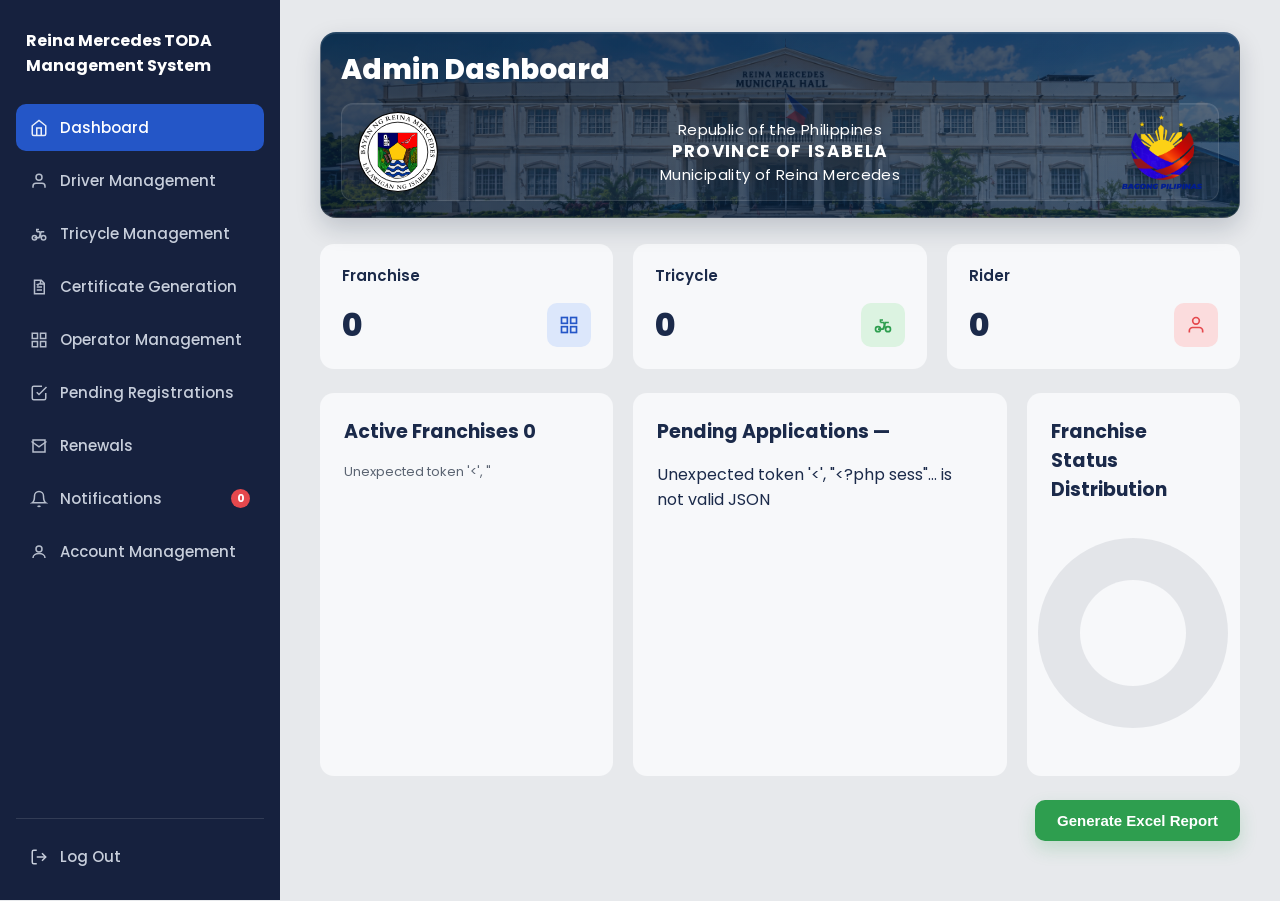
<file: admin/dashboard.html>
<!DOCTYPE html>
<html lang="en">
<head>
<meta charset="UTF-8">
<title>Tricycle Franchise — Admin Dashboard</title>
<meta name="viewport" content="width=device-width, initial-scale=1.0">
<link rel="preconnect" href="https://fonts.googleapis.com">
<link rel="preconnect" href="https://fonts.gstatic.com" crossorigin>
<link href="https://fonts.googleapis.com/css2?family=Poppins:wght@400;500;600;700;800&display=swap" rel="stylesheet">
  <link rel="stylesheet" href="css/dashboard.css?v=20261025-report-password-2">
  <link rel="stylesheet" href="css/sidebar.css">
</head>
<body>

<div class="app">

  <!-- ===== SIDEBAR ===== -->
  <aside class="sidebar" id="sidebar">
    <div class="brand">
      Reina Mercedes TODA Management System
    </div>
    <ul class="nav-list">
      <li><a href="dashboard.html" class="nav-link active">
        <svg width="18" height="18" viewBox="0 0 24 24" fill="none" stroke="currentColor" stroke-width="2"><path d="M3 9l9-7 9 7v11a2 2 0 0 1-2 2H5a2 2 0 0 1-2-2z"/><polyline points="9 22 9 12 15 12 15 22"/></svg>
        Dashboard
      </a></li>
      <li><a href="driver_management.html" class="nav-link">
        <svg width="18" height="18" viewBox="0 0 24 24" fill="none" stroke="currentColor" stroke-width="2"><path d="M20 21v-2a4 4 0 0 0-4-4H8a4 4 0 0 0-4 4v2"/><circle cx="12" cy="7" r="4"/></svg>
        Driver Management
      </a></li>
      <li><a href="tricycle_management.html" class="nav-link">
        <svg width="18" height="18" viewBox="0 0 24 24" fill="none" stroke="currentColor" stroke-width="2"><circle cx="6" cy="17" r="3"/><circle cx="18" cy="17" r="3"/><path d="M6 17h6l3-8h4"/><path d="M9 9h4l2 8"/><path d="M9 9V6h3"/></svg>
        Tricycle Management
      </a></li>
      <li><a href="certification_generation.html" class="nav-link">
        <svg width="18" height="18" viewBox="0 0 24 24" fill="none" stroke="currentColor" stroke-width="2"><path d="M6 3h9l4 4v14H6z"/><path d="M14 3v5h5M9 12h7M9 16h7"/><path d="m9 8 1.5 1.5L13 7"/></svg>
        Certificate Generation
      </a></li>
      <li><a href="franchise_management.html" class="nav-link">
        <svg width="18" height="18" viewBox="0 0 24 24" fill="none" stroke="currentColor" stroke-width="2"><rect x="3" y="3" width="7" height="7"/><rect x="14" y="3" width="7" height="7"/><rect x="14" y="14" width="7" height="7"/><rect x="3" y="14" width="7" height="7"/></svg>
        Operator Management
      </a></li>
      <li><a href="pending.html" class="nav-link">
        <svg width="18" height="18" viewBox="0 0 24 24" fill="none" stroke="currentColor" stroke-width="2"><path d="M9 11l3 3L22 4"/><path d="M21 12v7a2 2 0 0 1-2 2H5a2 2 0 0 1-2-2V5a2 2 0 0 1 2-2h11"/></svg>
        Pending Registrations
        <span class="nav-badge" id="navBadge">0</span>
      </a></li>
      <li><a href="renewals.html" class="nav-link">
          <svg width="18" height="18" viewBox="0 0 24 24" fill="none" stroke="currentColor" stroke-width="2"><path d="M4 4h16v16H4z"/><path d="M22 6l-10 7L2 6"/></svg>
        Renewals
      </a></li>
      <li><a href="notification.html" class="nav-link">
        <svg width="18" height="18" viewBox="0 0 24 24" fill="none" stroke="currentColor" stroke-width="2"><path d="M18 8a6 6 0 0 0-12 0c0 7-3 9-3 9h18s-3-2-3-9"/><path d="M13.73 21a2 2 0 0 1-3.46 0"/></svg>
        Notifications
        <span class="nav-badge notification-count">0</span>
      </a></li>
      <li><a href="account_manager.html" class="nav-link">
        <svg width="18" height="18" viewBox="0 0 24 24" fill="none" stroke="currentColor" stroke-width="2"><circle cx="12" cy="8" r="4"/><path d="M4 20c0-4 4-6 8-6s8 2 8 6"/></svg>
        Account Management
      </a></li>
    </ul>
    <div class="sidebar-footer">
      <a href="../controllers/logout.php" class="logout-link">
        <svg width="18" height="18" viewBox="0 0 24 24" fill="none" stroke="currentColor" stroke-width="2"><path d="M9 21H5a2 2 0 0 1-2-2V5a2 2 0 0 1 2-2h4"/><polyline points="16 17 21 12 16 7"/><line x1="21" y1="12" x2="9" y2="12"/></svg>
        Log Out
      </a>
    </div>
  </aside>

  <div class="drawer-overlay" id="drawerOverlay"></div>

  <!-- ===== MAIN ===== -->
  <main class="main">

    <!-- desktop topbar -->
    <div class="topbar">
      <h1>Admin Dashboard</h1>
      <div class="admin-pill" aria-label="Current user">
        <svg width="20" height="20" viewBox="0 0 24 24" fill="none" stroke="currentColor" stroke-width="2"><path d="M20 21v-2a4 4 0 0 0-4-4H8a4 4 0 0 0-4 4v2"/><circle cx="12" cy="7" r="4"/></svg>
        <svg width="14" height="14" viewBox="0 0 24 24" fill="none" stroke="currentColor" stroke-width="2"><polyline points="6 9 12 15 18 9"/></svg>
      </div>
    </div>

    <!-- mobile topbar -->
    <div class="mobile-topbar">
      <div class="left">
        <button class="hamburger-btn" id="hamburgerBtn" aria-label="Open menu">
          <svg width="18" height="18" viewBox="0 0 24 24" fill="none" stroke="currentColor" stroke-width="2"><line x1="3" y1="6" x2="21" y2="6"/><line x1="3" y1="12" x2="21" y2="12"/><line x1="3" y1="18" x2="21" y2="18"/></svg>
        </button>
        <h1>Admin Dashboard</h1>
      </div>
      <div class="mobile-admin" aria-label="Current user">
        <svg width="14" height="14" viewBox="0 0 24 24" fill="none" stroke="currentColor" stroke-width="2"><path d="M20 21v-2a4 4 0 0 0-4-4H8a4 4 0 0 0-4 4v2"/><circle cx="12" cy="7" r="4"/></svg>
      </div>
    </div>

    <!-- stat cards -->
    <div class="stats-grid">
      <div class="stat-card">
        <div class="stat-label">Franchise</div>
        <div class="stat-row">
          <div class="stat-value" id="statTotalFranchises">0</div>
          <div class="icon-badge blue-bg">
            <svg width="20" height="20" viewBox="0 0 24 24" fill="none" stroke="currentColor" stroke-width="2"><rect x="3" y="3" width="7" height="7"/><rect x="14" y="3" width="7" height="7"/><rect x="14" y="14" width="7" height="7"/><rect x="3" y="14" width="7" height="7"/></svg>
          </div>
        </div>
      </div>
      <div class="stat-card">
        <div class="stat-label">Tricycle</div>
        <div class="stat-row">
          <div class="stat-value" id="statActiveTricycles">0</div>
          <div class="icon-badge green-bg">
            <svg width="20" height="20" viewBox="0 0 24 24" fill="none" stroke="currentColor" stroke-width="2"><circle cx="6" cy="17" r="3"/><circle cx="18" cy="17" r="3"/><path d="M6 17h6l3-8h4"/><path d="M9 9h4l2 8"/><path d="M9 9V6h3"/></svg>
          </div>
        </div>
      </div>
      <div class="stat-card">
        <div class="stat-label">Rider</div>
        <div class="stat-row">
          <div class="stat-value" id="statActiveDrivers">0</div>
          <div class="icon-badge red-bg">
            <svg width="20" height="20" viewBox="0 0 24 24" fill="none" stroke="currentColor" stroke-width="2"><path d="M20 21v-2a4 4 0 0 0-4-4H8a4 4 0 0 0-4 4v2"/><circle cx="12" cy="7" r="4"/></svg>
          </div>
        </div>
      </div>
    </div>

    <!-- active franchises and pending applications -->
    <div class="mid-grid">
      <div class="panel">
        <h2>Active Franchises <span class="result-count" id="activeFranchiseCount">0</span></h2>
        <div class="table-scroll">
          <div class="dashboard-list" id="activeFranchiseList"></div>
        </div>
      </div>

      <div class="panel">
        <h2>Pending Applications <span class="result-count" id="pendingApplicationCount">0</span></h2>
        <div class="table-scroll">
          <div class="dashboard-list" id="pendingApplicationList"></div>
        </div>
      </div>

      <div class="panel pie-panel">
        <h2>Franchise Status Distribution</h2>
        <div class="pie-chart" id="franchiseStatusChart" aria-label="Franchise status distribution"></div>
        <div class="pie-legend" id="franchiseStatusLegend"></div>
      </div>
    </div>

    <div class="report-toolbar report-toolbar-actions">
      <button type="button" class="report-button" id="openReportModalBtn">Generate Excel Report</button>
    </div>

    <div class="report-modal" id="reportModal" aria-hidden="true">
      <div class="report-panel">
        <h3>Generate Report</h3>
        <div class="report-form">
          <label for="reportType">Sort by</label>
          <select id="reportType">
            <option value="day">Day</option>
            <option value="month">Month</option>
            <option value="year" selected>Year</option>
          </select>

          <label for="reportValue">Select range</label>
          <input id="reportValue" type="month" value="" />

          <label for="reportPassword">Excel password</label>
          <div class="report-password-field">
            <input id="reportPassword" type="password" autocomplete="new-password" minlength="8" required />
            <button type="button" class="report-password-toggle" id="toggleReportPassword" aria-label="Show Excel password" aria-pressed="false">
              <svg viewBox="0 0 24 24" fill="none" stroke="currentColor" stroke-width="2" stroke-linecap="round" stroke-linejoin="round" aria-hidden="true"><path d="M1 12s4-7 11-7 11 7 11 7-4 7-11 7-11-7-11-7Z"/><circle cx="12" cy="12" r="3"/></svg>
            </button>
          </div>

          <div class="report-actions">
            <button type="button" class="secondary-btn" id="closeReportModalBtn">Cancel</button>
            <button type="button" class="primary-btn" id="generateReportBtn">Download Excel</button>
          </div>
        </div>
      </div>
    </div>

  </main>
</div>

<!-- mobile bottom nav -->
<nav class="bottom-nav">
  <a href="dashboard.html" class="bn-item active">
    <svg width="20" height="20" viewBox="0 0 24 24" fill="none" stroke="currentColor" stroke-width="2"><path d="M3 9l9-7 9 7v11a2 2 0 0 1-2 2H5a2 2 0 0 1-2-2z"/><polyline points="9 22 9 12 15 12 15 22"/></svg>
    Dashboard
  </a>
  <a href="driver_management.html" class="bn-item">
    <svg width="20" height="20" viewBox="0 0 24 24" fill="none" stroke="currentColor" stroke-width="2"><path d="M20 21v-2a4 4 0 0 0-4-4H8a4 4 0 0 0-4 4v2"/><circle cx="12" cy="7" r="4"/></svg>
    Drivers
  </a>
  <a href="tricycle_management.html" class="bn-item">
    <svg width="20" height="20" viewBox="0 0 24 24" fill="none" stroke="currentColor" stroke-width="2"><circle cx="6" cy="17" r="3"/><circle cx="18" cy="17" r="3"/><path d="M6 17h6l3-8h4"/><path d="M9 9h4l2 8"/><path d="M9 9V6h3"/></svg>
    Tricycles
  </a>
  <a href="pending.html" class="bn-item">
    <svg width="20" height="20" viewBox="0 0 24 24" fill="none" stroke="currentColor" stroke-width="2"><path d="M9 11l3 3L22 4"/><path d="M21 12v7a2 2 0 0 1-2 2H5a2 2 0 0 1-2-2V5a2 2 0 0 1 2-2h11"/></svg>
    Pending Registrations
  </a>
  <a href="franchise_management.html" class="bn-item">
    <svg width="20" height="20" viewBox="0 0 24 24" fill="none" stroke="currentColor" stroke-width="2"><path d="M4 4h16v16H4z"/><path d="M22 6l-10 7L2 6"/></svg>
    Renewals
  </a>
  <a href="renewals.html" class="bn-item">
    <svg width="20" height="20" viewBox="0 0 24 24" fill="none" stroke="currentColor" stroke-width="2"><path d="M18 8a6 6 0 0 0-12 0c0 7-3 9-3 9h18s-3-2-3-9"/><path d="M13.73 21a2 2 0 0 1-3.46 0"/></svg>
    Alerts
  </a>
  <a href="notification.html" class="bn-item">
    <svg width="20" height="20" viewBox="0 0 24 24" fill="none" stroke="currentColor" stroke-width="2"><circle cx="12" cy="12" r="3"/><path d="M19.4 15a1.65 1.65 0 0 0 .33 1.82l.06.06a2 2 0 1 1-2.83 2.83l-.06-.06a1.65 1.65 0 0 0-1.82-.33 1.65 1.65 0 0 0-1 1.51V21a2 2 0 0 1-4 0v-.09A1.65 1.65 0 0 0 9 19.4a1.65 1.65 0 0 0-1.82.33l-.06.06a2 2 0 1 1-2.83-2.83l.06-.06a1.65 1.65 0 0 0 .33-1.82 1.65 1.65 0 0 0-1.51-1H3a2 2 0 0 1 0-4h.09A1.65 1.65 0 0 0 4.6 9a1.65 1.65 0 0 0-.33-1.82l-.06-.06a2 2 0 1 1 2.83-2.83l.06.06A1.65 1.65 0 0 0 9 4.6a1.65 1.65 0 0 0 1-1.51V3a2 2 0 0 1 4 0v.09a1.65 1.65 0 0 0 1 1.51 1.65 1.65 0 0 0 1.82-.33l.06-.06a2 2 0 1 1 2.83 2.83l-.06.06A1.65 1.65 0 0 0 19.4 9a1.65 1.65 0 0 0 1.51 1H21a2 2 0 0 1 0 4h-.09a1.65 1.65 0 0 0-1.51 1z"/></svg>
    Settings
  </a>
  <a href="account_manager.html" class="bn-item">
    <svg width="20" height="20" viewBox="0 0 24 24" fill="none" stroke="currentColor" stroke-width="2"><circle cx="12" cy="8" r="4"/><path d="M4 20c0-4 4-6 8-6s8 2 8 6"/><circle cx="18" cy="6" r="3" fill="none"/></svg>
    Accounts
  </a>
</nav>
  <script src="js/dashboard.js?v=20261025-report-password-2"></script>
  <script src="../assets/official-header.js" defer></script>
</body>
</html>
</file>
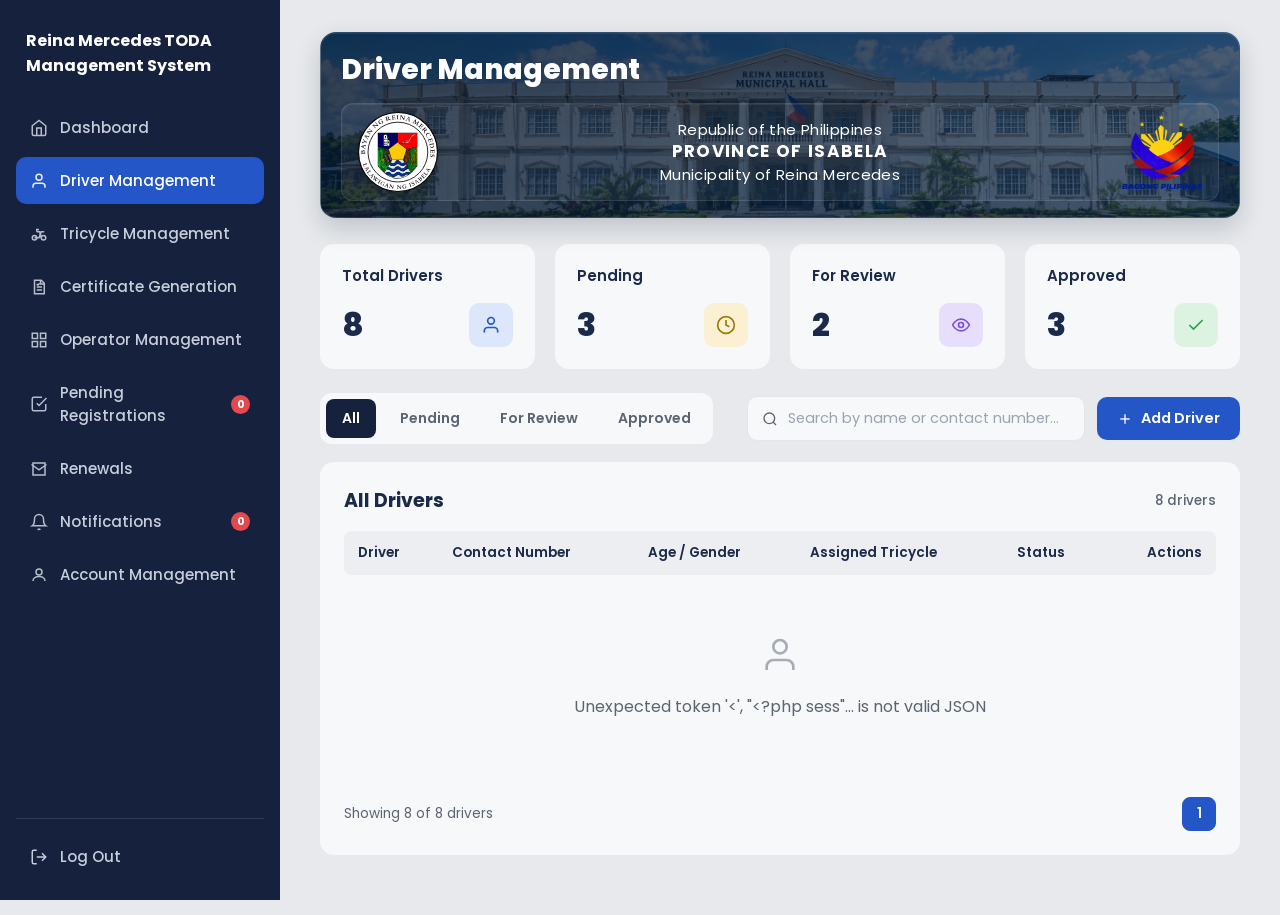
<file: admin/driver_management.html>
<!DOCTYPE html>
<html lang="en">
<head>
<meta charset="UTF-8">
<title>Tricycle Franchise — Driver Management</title>
<meta name="viewport" content="width=device-width, initial-scale=1.0">
<link rel="preconnect" href="https://fonts.googleapis.com">
<link rel="preconnect" href="https://fonts.gstatic.com" crossorigin>
<link href="https://fonts.googleapis.com/css2?family=Poppins:wght@400;500;600;700;800&display=swap" rel="stylesheet">
  <link rel="stylesheet" href="css/driver_management.css?v=document-image-viewer">
  <link rel="stylesheet" href="css/sidebar.css">
</head>
<body>

<div class="app">

  <!-- ===== SIDEBAR ===== -->
  <aside class="sidebar" id="sidebar">
    <div class="brand">
      Reina Mercedes TODA Management System
    </div>
    <ul class="nav-list">
      <li><a href="dashboard.html" class="nav-link">
        <svg width="18" height="18" viewBox="0 0 24 24" fill="none" stroke="currentColor" stroke-width="2"><path d="M3 9l9-7 9 7v11a2 2 0 0 1-2 2H5a2 2 0 0 1-2-2z"/><polyline points="9 22 9 12 15 12 15 22"/></svg>
        Dashboard
      </a></li>
      <li><a href="driver_management.html" class="nav-link active">
        <svg width="18" height="18" viewBox="0 0 24 24" fill="none" stroke="currentColor" stroke-width="2"><path d="M20 21v-2a4 4 0 0 0-4-4H8a4 4 0 0 0-4 4v2"/><circle cx="12" cy="7" r="4"/></svg>
        Driver Management
      </a></li>
      <li><a href="tricycle_management.html" class="nav-link">
        <svg width="18" height="18" viewBox="0 0 24 24" fill="none" stroke="currentColor" stroke-width="2"><circle cx="6" cy="17" r="3"/><circle cx="18" cy="17" r="3"/><path d="M6 17h6l3-8h4"/><path d="M9 9h4l2 8"/><path d="M9 9V6h3"/></svg>
        Tricycle Management
      </a></li>
      <li><a href="certification_generation.html" class="nav-link">
        <svg width="18" height="18" viewBox="0 0 24 24" fill="none" stroke="currentColor" stroke-width="2"><path d="M6 3h9l4 4v14H6z"/><path d="M14 3v5h5M9 12h7M9 16h7"/><path d="m9 8 1.5 1.5L13 7"/></svg>
        Certificate Generation
      </a></li>
      <li><a href="franchise_management.html" class="nav-link">
        <svg width="18" height="18" viewBox="0 0 24 24" fill="none" stroke="currentColor" stroke-width="2"><rect x="3" y="3" width="7" height="7"/><rect x="14" y="3" width="7" height="7"/><rect x="14" y="14" width="7" height="7"/><rect x="3" y="14" width="7" height="7"/></svg>
        Operator Management
      </a></li>
      <li><a href="pending.html" class="nav-link">
        <svg width="18" height="18" viewBox="0 0 24 24" fill="none" stroke="currentColor" stroke-width="2"><path d="M9 11l3 3L22 4"/><path d="M21 12v7a2 2 0 0 1-2 2H5a2 2 0 0 1-2-2V5a2 2 0 0 1 2-2h11"/></svg>
        Pending Registrations
        <span class="nav-badge" id="navBadge">0</span>
      </a></li>
      <li><a href="renewals.html" class="nav-link">
        <svg width="18" height="18" viewBox="0 0 24 24" fill="none" stroke="currentColor" stroke-width="2"><path d="M4 4h16v16H4z"/><path d="M22 6l-10 7L2 6"/></svg>
        Renewals
      </a></li>
      <li><a href="notification.html" class="nav-link">
        <svg width="18" height="18" viewBox="0 0 24 24" fill="none" stroke="currentColor" stroke-width="2"><path d="M18 8a6 6 0 0 0-12 0c0 7-3 9-3 9h18s-3-2-3-9"/><path d="M13.73 21a2 2 0 0 1-3.46 0"/></svg>
        Notifications
        <span class="nav-badge notification-count">0</span>
      </a></li>
      <li><a href="account_manager.html" class="nav-link">
        <svg width="18" height="18" viewBox="0 0 24 24" fill="none" stroke="currentColor" stroke-width="2"><circle cx="12" cy="8" r="4"/><path d="M4 20c0-4 4-6 8-6s8 2 8 6"/></svg>
        Account Management
      </a></li>
    </ul>
    <div class="sidebar-footer">
      <a href="../controllers/logout.php" class="logout-link">
        <svg width="18" height="18" viewBox="0 0 24 24" fill="none" stroke="currentColor" stroke-width="2"><path d="M9 21H5a2 2 0 0 1-2-2V5a2 2 0 0 1 2-2h4"/><polyline points="16 17 21 12 16 7"/><line x1="21" y1="12" x2="9" y2="12"/></svg>
        Log Out
      </a>
    </div>
  </aside>

  <div class="drawer-overlay" id="drawerOverlay"></div>

  <!-- ===== MAIN ===== -->
  <main class="main">

    <!-- desktop topbar -->
    <div class="topbar">
      <h1>Driver Management</h1>
      <div class="admin-pill" aria-label="Current user">
        <svg width="20" height="20" viewBox="0 0 24 24" fill="none" stroke="currentColor" stroke-width="2"><path d="M20 21v-2a4 4 0 0 0-4-4H8a4 4 0 0 0-4 4v2"/><circle cx="12" cy="7" r="4"/></svg>
        <svg width="14" height="14" viewBox="0 0 24 24" fill="none" stroke="currentColor" stroke-width="2"><polyline points="6 9 12 15 18 9"/></svg>
      </div>
    </div>

    <!-- mobile topbar -->
    <div class="mobile-topbar">
      <div class="left">
        <button class="hamburger-btn" id="hamburgerBtn" aria-label="Open menu">
          <svg width="18" height="18" viewBox="0 0 24 24" fill="none" stroke="currentColor" stroke-width="2"><line x1="3" y1="6" x2="21" y2="6"/><line x1="3" y1="12" x2="21" y2="12"/><line x1="3" y1="18" x2="21" y2="18"/></svg>
        </button>
        <h1>Driver Management</h1>
      </div>
      <div class="mobile-admin" aria-label="Current user">
        <svg width="14" height="14" viewBox="0 0 24 24" fill="none" stroke="currentColor" stroke-width="2"><path d="M20 21v-2a4 4 0 0 0-4-4H8a4 4 0 0 0-4 4v2"/><circle cx="12" cy="7" r="4"/></svg>
      </div>
    </div>

    <!-- stat cards (mirrors drivers.status enum: Pending / For Review / Approved) -->
    <div class="stats-grid">
      <div class="stat-card">
        <div class="stat-label">Total Drivers</div>
        <div class="stat-row">
          <div class="stat-value" id="statTotal">8</div>
          <div class="icon-badge blue-bg">
            <svg width="20" height="20" viewBox="0 0 24 24" fill="none" stroke="currentColor" stroke-width="2"><path d="M20 21v-2a4 4 0 0 0-4-4H8a4 4 0 0 0-4 4v2"/><circle cx="12" cy="7" r="4"/></svg>
          </div>
        </div>
      </div>
      <div class="stat-card">
        <div class="stat-label">Pending</div>
        <div class="stat-row">
          <div class="stat-value" id="statPending">3</div>
          <div class="icon-badge yellow-bg">
            <svg width="20" height="20" viewBox="0 0 24 24" fill="none" stroke="currentColor" stroke-width="2"><circle cx="12" cy="12" r="10"/><polyline points="12 6 12 12 16 14"/></svg>
          </div>
        </div>
      </div>
      <div class="stat-card">
        <div class="stat-label">For Review</div>
        <div class="stat-row">
          <div class="stat-value" id="statReview">2</div>
          <div class="icon-badge purple-bg">
            <svg width="20" height="20" viewBox="0 0 24 24" fill="none" stroke="currentColor" stroke-width="2"><path d="M2 12s3.5-7 10-7 10 7 10 7-3.5 7-10 7-10-7-10-7z"/><circle cx="12" cy="12" r="3"/></svg>
          </div>
        </div>
      </div>
      <div class="stat-card">
        <div class="stat-label">Approved</div>
        <div class="stat-row">
          <div class="stat-value" id="statApproved">3</div>
          <div class="icon-badge green-bg">
            <svg width="20" height="20" viewBox="0 0 24 24" fill="none" stroke="currentColor" stroke-width="2"><polyline points="20 6 9 17 4 12"/></svg>
          </div>
        </div>
      </div>
    </div>

    <!-- toolbar: filters + search + add -->
    <div class="toolbar">
      <div class="filter-tabs" id="filterTabs">
        <button class="filter-tab active" data-filter="All">All</button>
        <button class="filter-tab" data-filter="Pending">Pending</button>
        <button class="filter-tab" data-filter="For Review">For Review</button>
        <button class="filter-tab" data-filter="Approved">Approved</button>
      </div>
      <div class="toolbar-right">
        <div class="search-box">
          <svg width="16" height="16" viewBox="0 0 24 24" fill="none" stroke="currentColor" stroke-width="2"><circle cx="11" cy="11" r="8"/><line x1="21" y1="21" x2="16.65" y2="16.65"/></svg>
          <input type="text" id="searchInput" placeholder="Search by name or contact number...">
        </div>
        <button class="add-btn" id="addDriverBtn">
          <svg width="16" height="16" viewBox="0 0 24 24" fill="none" stroke="currentColor" stroke-width="2"><line x1="12" y1="5" x2="12" y2="19"/><line x1="5" y1="12" x2="19" y2="12"/></svg>
          Add Driver
        </button>
      </div>
    </div>

    <!-- driver table -->
    <div class="panel">
      <div class="panel-head">
        <h2>All Drivers</h2>
        <div class="result-count" id="resultCount">8 drivers</div>
      </div>
      <div class="table-scroll">
        <table class="driver-table">
          <thead>
            <tr>
              <th>Driver</th>
              <th>Contact Number</th>
              <th>Age / Gender</th>
              <th>Assigned Tricycle</th>
              <th>Status</th>
              <th>Actions</th>
            </tr>
          </thead>
          <tbody id="driverTableBody">
            <!-- rows injected by JS -->
          </tbody>
        </table>
      </div>
      <div class="empty-state hidden" id="emptyState">
        <svg width="40" height="40" viewBox="0 0 24 24" fill="none" stroke="currentColor" stroke-width="1.6"><path d="M20 21v-2a4 4 0 0 0-4-4H8a4 4 0 0 0-4 4v2"/><circle cx="12" cy="7" r="4"/></svg>
        <div>No drivers match your search or filter.</div>
      </div>
      <div class="pagination">
        <div class="page-info" id="pageInfo">Showing 8 of 8 drivers</div>
        <div class="page-btns">
          <button class="page-btn active">1</button>
        </div>
      </div>
    </div>

  </main>
</div>

<!-- mobile bottom nav -->
<nav class="bottom-nav">
  <a href="dashboard.html" class="bn-item">
    <svg width="20" height="20" viewBox="0 0 24 24" fill="none" stroke="currentColor" stroke-width="2"><path d="M3 9l9-7 9 7v11a2 2 0 0 1-2 2H5a2 2 0 0 1-2-2z"/><polyline points="9 22 9 12 15 12 15 22"/></svg>
    Dashboard
  </a>
  <a href="driver_management.html" class="bn-item active">
    <svg width="20" height="20" viewBox="0 0 24 24" fill="none" stroke="currentColor" stroke-width="2"><path d="M20 21v-2a4 4 0 0 0-4-4H8a4 4 0 0 0-4 4v2"/><circle cx="12" cy="7" r="4"/></svg>
    Drivers
  </a>
  <a href="pending.html" class="bn-item">
    <svg width="20" height="20" viewBox="0 0 24 24" fill="none" stroke="currentColor" stroke-width="2"><path d="M9 11l3 3L22 4"/><path d="M21 12v7a2 2 0 0 1-2 2H5a2 2 0 0 1-2-2V5a2 2 0 0 1 2-2h11"/></svg>
    Pending Registrations
  </a>
  <a href="renewals.html" class="bn-item">
    <svg width="20" height="20" viewBox="0 0 24 24" fill="none" stroke="currentColor" stroke-width="2"><path d="M4 4h16v16H4z"/><path d="M22 6l-10 7L2 6"/></svg>
    Renewals
  </a>
  <a href="notification.html" class="bn-item">
    <svg width="20" height="20" viewBox="0 0 24 24" fill="none" stroke="currentColor" stroke-width="2"><path d="M18 8a6 6 0 0 0-12 0c0 7-3 9-3 9h18s-3-2-3-9"/><path d="M13.73 21a2 2 0 0 1-3.46 0"/></svg>
    Alerts
  </a>
  <a href="notification.html" class="bn-item">
    <svg width="20" height="20" viewBox="0 0 24 24" fill="none" stroke="currentColor" stroke-width="2"><circle cx="12" cy="12" r="3"/><path d="M19.4 15a1.65 1.65 0 0 0 .33 1.82l.06.06a2 2 0 1 1-2.83 2.83l-.06-.06a1.65 1.65 0 0 0-1.82-.33 1.65 1.65 0 0 0-1 1.51V21a2 2 0 0 1-4 0v-.09A1.65 1.65 0 0 0 9 19.4a1.65 1.65 0 0 0-1.82.33l-.06.06a2 2 0 1 1-2.83-2.83l.06-.06a1.65 1.65 0 0 0 .33-1.82 1.65 1.65 0 0 0-1.51-1H3a2 2 0 0 1 0-4h.09A1.65 1.65 0 0 0 4.6 9a1.65 1.65 0 0 0-.33-1.82l-.06-.06a2 2 0 1 1 2.83-2.83l.06.06A1.65 1.65 0 0 0 9 4.6a1.65 1.65 0 0 0 1-1.51V3a2 2 0 0 1 4 0v.09a1.65 1.65 0 0 0 1 1.51 1.65 1.65 0 0 0 1.82-.33l.06-.06a2 2 0 1 1 2.83 2.83l-.06.06A1.65 1.65 0 0 0 19.4 9a1.65 1.65 0 0 0 1.51 1H21a2 2 0 0 1 0 4h-.09a1.65 1.65 0 0 0-1.51 1z"/></svg>
    Settings
  </a>
  <a href="account_manager.html" class="bn-item">
    <svg width="20" height="20" viewBox="0 0 24 24" fill="none" stroke="currentColor" stroke-width="2"><circle cx="12" cy="8" r="4"/><path d="M4 20c0-4 4-6 8-6s8 2 8 6"/><circle cx="18" cy="6" r="3" fill="none"/></svg>
    Accounts
  </a>
</nav>
<!-- ===== ADD / EDIT DRIVER MODAL ===== -->
<div class="modal-overlay" id="driverModalOverlay">
  <div class="modal">
    <div class="modal-head">
      <h2 id="driverModalTitle">Add Driver</h2>
      <button class="modal-close" id="driverModalClose" aria-label="Close">
        <svg width="16" height="16" viewBox="0 0 24 24" fill="none" stroke="currentColor" stroke-width="2"><line x1="18" y1="6" x2="6" y2="18"/><line x1="6" y1="6" x2="18" y2="18"/></svg>
      </button>
    </div>
    <form id="driverForm">
      <div class="form-grid">
        <div class="form-field full">
          <label for="fFullName">Full Name</label>
          <input type="text" id="fFullName" placeholder="e.g. Juan Dela Cruz" required>
        </div>
        <div class="form-field">
          <label for="fContact">Contact Number</label>
          <input type="text" id="fContact" placeholder="09XX XXX XXXX" required>
        </div>
        <div class="form-field">
          <label for="fAge">Age</label>
          <input type="number" id="fAge" min="18" max="80" placeholder="e.g. 34" required>
        </div>
        <div class="form-field">
          <label for="fGender">Gender</label>
          <select id="fGender" required>
            <option value="" disabled selected>Select gender</option>
            <option value="Male">Male</option>
            <option value="Female">Female</option>
          </select>
        </div>
        <div class="form-field">
          <label for="fStatus">Status</label>
          <select id="fStatus" required>
            <option value="Pending">Pending</option>
            <option value="For Review">For Review</option>
            <option value="Approved">Approved</option>
          </select>
        </div>
        <div class="form-field full">
          <label for="fAddress">Address</label>
          <textarea id="fAddress" placeholder="Complete address"></textarea>
        </div>
        <div class="form-field full">
          <label>Driver's License (Front)</label>
          <input type="text" id="fLicenseNumber" placeholder="Driver's license number" required>
          <div class="file-field" data-upload-label="driverLicenseFile">
            <svg width="18" height="18" viewBox="0 0 24 24" fill="none" stroke="currentColor" stroke-width="2"><path d="M14 2H6a2 2 0 0 0-2 2v16a2 2 0 0 0 2 2h12a2 2 0 0 0 2-2V8z"/><polyline points="14 2 14 8 20 8"/></svg>
            <span>Upload driver's license (image or PDF)</span>
          </div>
          <input type="file" id="driverLicenseFile" accept="image/*,.pdf">
          <div class="file-field" data-upload-label="driverLicenseBackFile">
            <svg width="18" height="18" viewBox="0 0 24 24" fill="none" stroke="currentColor" stroke-width="2"><path d="M14 2H6a2 2 0 0 0-2 2v16a2 2 0 0 0 2 2h12a2 2 0 0 0 2-2V8z"/><polyline points="14 2 14 8 20 8"/></svg>
            <span>Upload driver's license back image (required for new drivers)</span>
          </div>
          <input type="file" id="driverLicenseBackFile" accept="image/jpeg,image/png,image/gif,image/webp">
        </div>
        <div class="form-field">
          <label>OR/CR</label>
          <input type="text" id="fOrCrNumber" placeholder="OR/CR number" required>
          <div class="file-field" data-upload-label="orCrFile">
            <svg width="18" height="18" viewBox="0 0 24 24" fill="none" stroke="currentColor" stroke-width="2"><path d="M14 2H6a2 2 0 0 0-2 2v16a2 2 0 0 0 2 2h12a2 2 0 0 0 2-2V8z"/><polyline points="14 2 14 8 20 8"/></svg>
            <span>Upload OR/CR</span>
          </div>
          <input type="file" id="orCrFile" accept="image/*,.pdf">
        </div>
        <div class="form-field">
          <label>President's Certificate</label>
          <div class="file-field" data-upload-label="presidentCertificateFile">
            <svg width="18" height="18" viewBox="0 0 24 24" fill="none" stroke="currentColor" stroke-width="2"><path d="M14 2H6a2 2 0 0 0-2 2v16a2 2 0 0 0 2 2h12a2 2 0 0 0 2-2V8z"/><polyline points="14 2 14 8 20 8"/></svg>
            <span>Upload certificate</span>
          </div>
          <input type="file" id="presidentCertificateFile" accept="image/*,.pdf">
        </div>
      </div>
      <div class="modal-footer">
        <button type="button" class="btn-secondary" id="driverCancelBtn">Cancel</button>
        <button type="submit" class="btn-primary" id="driverSaveBtn">Save Driver</button>
      </div>
    </form>
  </div>
</div>

<!-- ===== VIEW DRIVER MODAL ===== -->
<div class="modal-overlay" id="viewModalOverlay">
  <div class="modal">
    <div class="modal-head">
      <h2>Driver Details</h2>
      <button class="modal-close" id="viewModalClose" aria-label="Close">
        <svg width="16" height="16" viewBox="0 0 24 24" fill="none" stroke="currentColor" stroke-width="2"><line x1="18" y1="6" x2="6" y2="18"/><line x1="6" y1="6" x2="18" y2="18"/></svg>
      </button>
    </div>
    <div class="view-grid">
      <div class="view-item"><div class="vlabel">Full Name</div><div class="vvalue" id="vFullName">—</div></div>
      <div class="view-item"><div class="vlabel">Status</div><div class="vvalue" id="vStatus">—</div></div>
      <div class="view-item"><div class="vlabel">Contact Number</div><div class="vvalue" id="vContact">—</div></div>
      <div class="view-item"><div class="vlabel">Age / Gender</div><div class="vvalue" id="vAgeGender">—</div></div>
      <div class="view-item"><div class="vlabel">Assigned Tricycle</div><div class="vvalue" id="vTricycle">—</div></div>
      <div class="view-item"><div class="vlabel">Driver ID</div><div class="vvalue" id="vId">—</div></div>
      <div class="view-item full"><div class="vlabel">Address</div><div class="vvalue" id="vAddress">—</div></div>
      <div class="view-item"><div class="vlabel">Driver's License Number</div><div class="vvalue" id="vLicenseNumber">—</div></div>
      <div class="view-item"><div class="vlabel">OR/CR Number</div><div class="vvalue" id="vOrCrNumber">—</div></div>
    </div>
    <div class="doc-list" id="driverDocuments">
      <div class="doc-row"><div class="doc-name">Driver's License (Front)</div><span class="doc-link">No file</span></div>
      <div class="doc-row"><div class="doc-name">Driver's License (Back)</div><span class="doc-link">No file</span></div>
      <div class="doc-row"><div class="doc-name">OR/CR</div><span class="doc-link">No file</span></div>
      <div class="doc-row"><div class="doc-name">President's Certificate</div><span class="doc-link">No file</span></div>
    </div>
    <div class="modal-footer">
      <button type="button" class="btn-secondary" id="viewCloseBtn">Close</button>
    </div>
  </div>
</div>

<!-- ===== DELETE CONFIRM MODAL ===== -->
<div class="modal-overlay" id="deleteModalOverlay">
  <div class="modal modal-narrow">
    <div class="modal-head">
      <h2>Remove Driver</h2>
      <button class="modal-close" id="deleteModalClose" aria-label="Close">
        <svg width="16" height="16" viewBox="0 0 24 24" fill="none" stroke="currentColor" stroke-width="2"><line x1="18" y1="6" x2="6" y2="18"/><line x1="6" y1="6" x2="18" y2="18"/></svg>
      </button>
    </div>
    <p class="confirm-text">Are you sure you want to remove <b id="deleteTargetName">this driver</b>? Any tricycle assignment linked to this driver will be unassigned. This cannot be undone.</p>
    <div class="modal-footer">
      <button type="button" class="btn-secondary" id="deleteCancelBtn">Cancel</button>
      <button type="button" class="btn-danger" id="deleteConfirmBtn">Remove</button>
    </div>
  </div>
</div>

<div class="image-viewer" id="imageViewer" role="dialog" aria-modal="true" aria-label="Document image preview" aria-hidden="true">
  <button type="button" class="image-viewer-close" id="imageViewerClose" aria-label="Close image preview">&times;</button>
  <img id="imageViewerImage" alt="">
</div>

  <script src="js/driver_management.js?v=document-image-viewer"></script>
  <script src="../assets/official-header.js" defer></script>
</body>
</html>
</file>
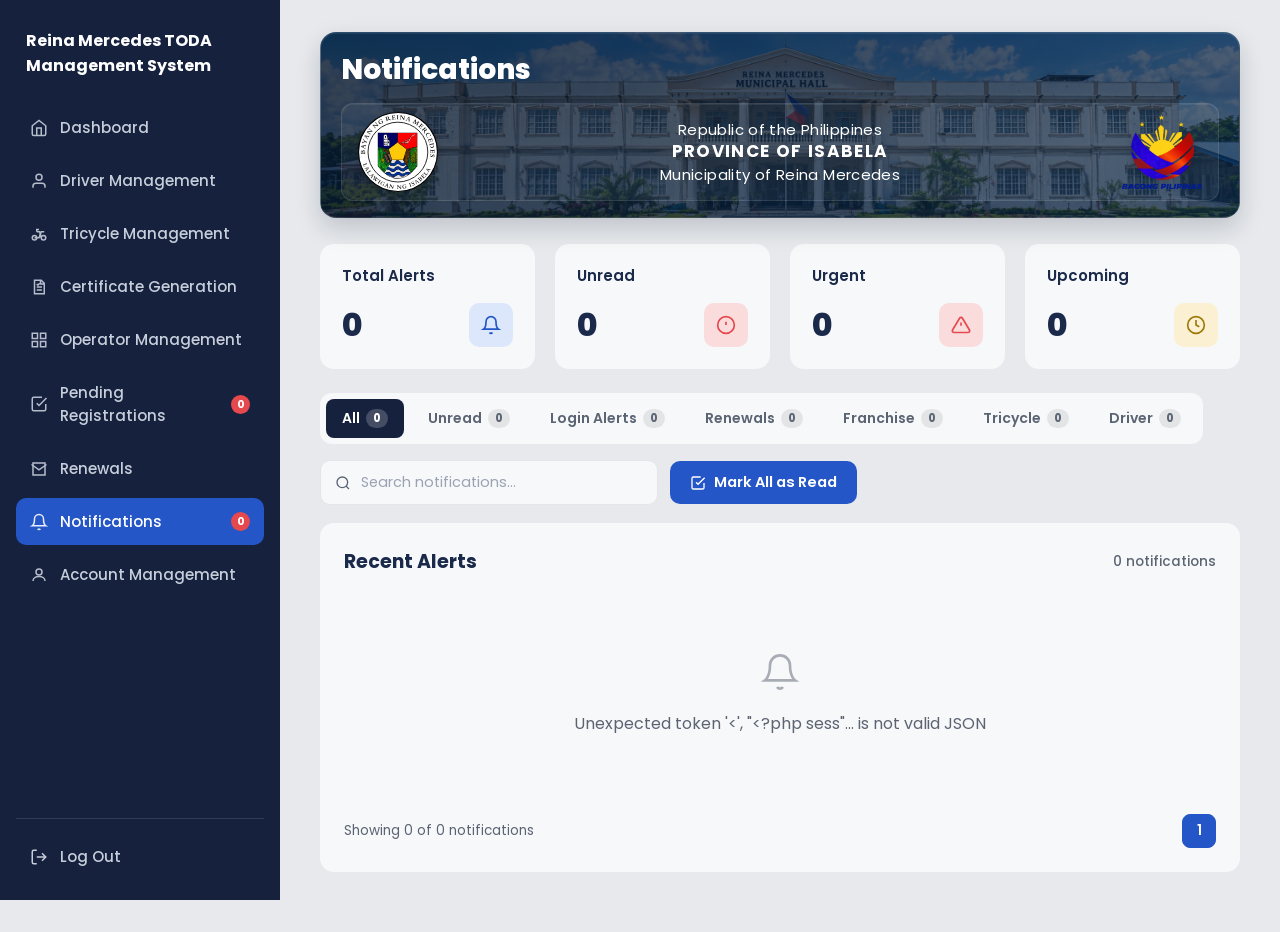
<file: admin/notification.html>
<!DOCTYPE html>
<html lang="en">
<head>
<meta charset="UTF-8">
<title>Tricycle Franchise — Notifications</title>
<meta name="viewport" content="width=device-width, initial-scale=1.0">
<link rel="preconnect" href="https://fonts.googleapis.com">
<link rel="preconnect" href="https://fonts.gstatic.com" crossorigin>
<link href="https://fonts.googleapis.com/css2?family=Poppins:wght@400;500;600;700;800&display=swap" rel="stylesheet">
  <link rel="stylesheet" href="css/notification.css">
  <link rel="stylesheet" href="css/sidebar.css">
</head>
<body>

<div class="app">

  <!-- ===== SIDEBAR ===== -->
  <aside class="sidebar" id="sidebar">
    <div class="brand">
      Reina Mercedes TODA Management System
    </div>
    <ul class="nav-list">
      <li><a href="dashboard.html" class="nav-link">
        <svg width="18" height="18" viewBox="0 0 24 24" fill="none" stroke="currentColor" stroke-width="2"><path d="M3 9l9-7 9 7v11a2 2 0 0 1-2 2H5a2 2 0 0 1-2-2z"/><polyline points="9 22 9 12 15 12 15 22"/></svg>
        Dashboard
      </a></li>
      <li><a href="driver_management.html" class="nav-link">
        <svg width="18" height="18" viewBox="0 0 24 24" fill="none" stroke="currentColor" stroke-width="2"><path d="M20 21v-2a4 4 0 0 0-4-4H8a4 4 0 0 0-4 4v2"/><circle cx="12" cy="7" r="4"/></svg>
        Driver Management
      </a></li>
      <li><a href="tricycle_management.html" class="nav-link">
        <svg width="18" height="18" viewBox="0 0 24 24" fill="none" stroke="currentColor" stroke-width="2"><circle cx="6" cy="17" r="3"/><circle cx="18" cy="17" r="3"/><path d="M6 17h6l3-8h4"/><path d="M9 9h4l2 8"/><path d="M9 9V6h3"/></svg>
        Tricycle Management
      </a></li>
      <li><a href="certification_generation.html" class="nav-link">
        <svg width="18" height="18" viewBox="0 0 24 24" fill="none" stroke="currentColor" stroke-width="2"><path d="M6 3h9l4 4v14H6z"/><path d="M14 3v5h5M9 12h7M9 16h7"/><path d="m9 8 1.5 1.5L13 7"/></svg>
        Certificate Generation
      </a></li>
      <li><a href="franchise_management.html" class="nav-link">
        <svg width="18" height="18" viewBox="0 0 24 24" fill="none" stroke="currentColor" stroke-width="2"><rect x="3" y="3" width="7" height="7"/><rect x="14" y="3" width="7" height="7"/><rect x="14" y="14" width="7" height="7"/><rect x="3" y="14" width="7" height="7"/></svg>
        Operator Management
      </a></li>
      <li><a href="pending.html" class="nav-link">
        <svg width="18" height="18" viewBox="0 0 24 24" fill="none" stroke="currentColor" stroke-width="2"><path d="M9 11l3 3L22 4"/><path d="M21 12v7a2 2 0 0 1-2 2H5a2 2 0 0 1-2-2V5a2 2 0 0 1 2-2h11"/></svg>
        Pending Registrations
        <span class="nav-badge" id="navBadge">0</span>
      </a></li>
      <li><a href="renewals.html" class="nav-link">
        <svg width="18" height="18" viewBox="0 0 24 24" fill="none" stroke="currentColor" stroke-width="2"><path d="M4 4h16v16H4z"/><path d="M22 6l-10 7L2 6"/></svg>
        Renewals
      </a></li>
      <li><a href="notification.html" class="nav-link active">
        <svg width="18" height="18" viewBox="0 0 24 24" fill="none" stroke="currentColor" stroke-width="2"><path d="M18 8a6 6 0 0 0-12 0c0 7-3 9-3 9h18s-3-2-3-9"/><path d="M13.73 21a2 2 0 0 1-3.46 0"/></svg>
        Notifications
        <span class="nav-badge notification-count">0</span>
      </a></li>
      <li><a href="account_manager.html" class="nav-link">
        <svg width="18" height="18" viewBox="0 0 24 24" fill="none" stroke="currentColor" stroke-width="2"><circle cx="12" cy="8" r="4"/><path d="M4 20c0-4 4-6 8-6s8 2 8 6"/></svg>
        Account Management
      </a></li>
    </ul>
    <div class="sidebar-footer">
      <a href="../controllers/logout.php" class="logout-link">
        <svg width="18" height="18" viewBox="0 0 24 24" fill="none" stroke="currentColor" stroke-width="2"><path d="M9 21H5a2 2 0 0 1-2-2V5a2 2 0 0 1 2-2h4"/><polyline points="16 17 21 12 16 7"/><line x1="21" y1="12" x2="9" y2="12"/></svg>
        Log Out
      </a>
    </div>
  </aside>

  <div class="drawer-overlay" id="drawerOverlay"></div>

  <!-- ===== MAIN ===== -->
  <main class="main">

    <!-- desktop topbar -->
    <div class="topbar">
      <h1>Notifications</h1>
      <div class="admin-pill" aria-label="Current user">
        <svg width="20" height="20" viewBox="0 0 24 24" fill="none" stroke="currentColor" stroke-width="2"><path d="M20 21v-2a4 4 0 0 0-4-4H8a4 4 0 0 0-4 4v2"/><circle cx="12" cy="7" r="4"/></svg>
        <svg width="14" height="14" viewBox="0 0 24 24" fill="none" stroke="currentColor" stroke-width="2"><polyline points="6 9 12 15 18 9"/></svg>
      </div>
    </div>

    <!-- mobile topbar -->
    <div class="mobile-topbar">
      <div class="left">
        <button class="hamburger-btn" id="hamburgerBtn" aria-label="Open menu">
          <svg width="18" height="18" viewBox="0 0 24 24" fill="none" stroke="currentColor" stroke-width="2"><line x1="3" y1="6" x2="21" y2="6"/><line x1="3" y1="12" x2="21" y2="12"/><line x1="3" y1="18" x2="21" y2="18"/></svg>
        </button>
        <h1>Notifications</h1>
      </div>
      <div class="mobile-admin" aria-label="Current user">
        <svg width="14" height="14" viewBox="0 0 24 24" fill="none" stroke="currentColor" stroke-width="2"><path d="M20 21v-2a4 4 0 0 0-4-4H8a4 4 0 0 0-4 4v2"/><circle cx="12" cy="7" r="4"/></svg>
      </div>
    </div>

    <!-- stat cards -->
    <div class="stats-grid">
      <div class="stat-card">
        <div class="stat-label">Total Alerts</div>
        <div class="stat-row">
          <div class="stat-value" id="statTotal">0</div>
          <div class="icon-badge blue-bg">
            <svg width="20" height="20" viewBox="0 0 24 24" fill="none" stroke="currentColor" stroke-width="2"><path d="M18 8a6 6 0 0 0-12 0c0 7-3 9-3 9h18s-3-2-3-9"/><path d="M13.73 21a2 2 0 0 1-3.46 0"/></svg>
          </div>
        </div>
      </div>
      <div class="stat-card">
        <div class="stat-label">Unread</div>
        <div class="stat-row">
          <div class="stat-value" id="statUnread">0</div>
          <div class="icon-badge red-bg">
            <svg width="20" height="20" viewBox="0 0 24 24" fill="none" stroke="currentColor" stroke-width="2"><circle cx="12" cy="12" r="10"/><line x1="12" y1="8" x2="12" y2="12"/><line x1="12" y1="16" x2="12.01" y2="16"/></svg>
          </div>
        </div>
      </div>
      <div class="stat-card">
        <div class="stat-label">Urgent</div>
        <div class="stat-row">
          <div class="stat-value" id="statUrgent">0</div>
          <div class="icon-badge red-bg">
            <svg width="20" height="20" viewBox="0 0 24 24" fill="none" stroke="currentColor" stroke-width="2"><path d="M10.29 3.86L1.82 18a2 2 0 0 0 1.71 3h16.94a2 2 0 0 0 1.71-3L13.71 3.86a2 2 0 0 0-3.42 0z"/><line x1="12" y1="9" x2="12" y2="13"/><line x1="12" y1="17" x2="12.01" y2="17"/></svg>
          </div>
        </div>
      </div>
      <div class="stat-card">
        <div class="stat-label">Upcoming</div>
        <div class="stat-row">
          <div class="stat-value" id="statWarning">0</div>
          <div class="icon-badge yellow-bg">
            <svg width="20" height="20" viewBox="0 0 24 24" fill="none" stroke="currentColor" stroke-width="2"><circle cx="12" cy="12" r="10"/><polyline points="12 6 12 12 16 14"/></svg>
          </div>
        </div>
      </div>
    </div>

    <!-- toolbar: filters + search + mark all read -->
    <div class="toolbar">
      <div class="filter-tabs" id="filterTabs">
        <button class="filter-tab active" data-filter="All">All <span class="tab-count" id="countAll">0</span></button>
        <button class="filter-tab" data-filter="Unread">Unread <span class="tab-count" id="countUnread">0</span></button>
        <button class="filter-tab" data-filter="Admin">Login Alerts <span class="tab-count" id="countAdmin">0</span></button>
        <button class="filter-tab" data-filter="Renewal">Renewals <span class="tab-count" id="countRenewal">0</span></button>
        <button class="filter-tab" data-filter="Franchise">Franchise <span class="tab-count" id="countFranchise">0</span></button>
        <button class="filter-tab" data-filter="Tricycle">Tricycle <span class="tab-count" id="countTricycle">0</span></button>
        <button class="filter-tab" data-filter="Driver">Driver <span class="tab-count" id="countDriver">0</span></button>
      </div>
      <div class="toolbar-right">
        <div class="search-box">
          <svg width="16" height="16" viewBox="0 0 24 24" fill="none" stroke="currentColor" stroke-width="2"><circle cx="11" cy="11" r="8"/><line x1="21" y1="21" x2="16.65" y2="16.65"/></svg>
          <input type="text" id="searchInput" placeholder="Search notifications...">
        </div>
        <button class="mark-all-btn" id="markAllBtn">
          <svg width="16" height="16" viewBox="0 0 24 24" fill="none" stroke="currentColor" stroke-width="2"><path d="M9 11l3 3L22 4"/><path d="M21 12v7a2 2 0 0 1-2 2H5a2 2 0 0 1-2-2V5a2 2 0 0 1 2-2h11"/></svg>
          Mark All as Read
        </button>
      </div>
    </div>

    <!-- notifications list -->
    <div class="panel">
      <div class="panel-head">
        <h2>Recent Alerts</h2>
        <div class="result-count" id="resultCount">0 notifications</div>
      </div>
      <div class="notif-list" id="notifList">
        <!-- items injected by JS -->
      </div>
      <div class="empty-state hidden" id="emptyState">
        <svg width="40" height="40" viewBox="0 0 24 24" fill="none" stroke="currentColor" stroke-width="1.6"><path d="M18 8a6 6 0 0 0-12 0c0 7-3 9-3 9h18s-3-2-3-9"/><path d="M13.73 21a2 2 0 0 1-3.46 0"/></svg>
        <div>No notifications match your search or filter.</div>
      </div>
      <div class="pagination">
        <div class="page-info" id="pageInfo">Showing 0 of 0 notifications</div>
        <div class="page-btns">
          <button class="page-btn active">1</button>
        </div>
      </div>
    </div>

  </main>
</div>

<!-- mobile bottom nav -->
<nav class="bottom-nav">
  <a href="dashboard.html" class="bn-item">
    <svg width="20" height="20" viewBox="0 0 24 24" fill="none" stroke="currentColor" stroke-width="2"><path d="M3 9l9-7 9 7v11a2 2 0 0 1-2 2H5a2 2 0 0 1-2-2z"/><polyline points="9 22 9 12 15 12 15 22"/></svg>
    Dashboard
  </a>
  <a href="driver_management.html" class="bn-item">
    <svg width="20" height="20" viewBox="0 0 24 24" fill="none" stroke="currentColor" stroke-width="2"><path d="M20 21v-2a4 4 0 0 0-4-4H8a4 4 0 0 0-4 4v2"/><circle cx="12" cy="7" r="4"/></svg>
    Drivers
  </a>
  <a href="tricycle_management.html" class="bn-item">
    <svg width="20" height="20" viewBox="0 0 24 24" fill="none" stroke="currentColor" stroke-width="2"><circle cx="6" cy="17" r="3"/><circle cx="18" cy="17" r="3"/><path d="M6 17h6l3-8h4"/><path d="M9 9h4l2 8"/><path d="M9 9V6h3"/></svg>
    Tricycles
  </a>
  <a href="pending.html" class="bn-item">
    <svg width="20" height="20" viewBox="0 0 24 24" fill="none" stroke="currentColor" stroke-width="2"><path d="M9 11l3 3L22 4"/><path d="M21 12v7a2 2 0 0 1-2 2H5a2 2 0 0 1-2-2V5a2 2 0 0 1 2-2h11"/></svg>
    Pending Registrations
  </a>
  <a href="franchise_management.html" class="bn-item">
    <svg width="20" height="20" viewBox="0 0 24 24" fill="none" stroke="currentColor" stroke-width="2"><rect x="3" y="3" width="7" height="7"/><rect x="14" y="3" width="7" height="7"/><rect x="14" y="14" width="7" height="7"/><rect x="3" y="14" width="7" height="7"/></svg>
    Franchise
  </a>
  <a href="notification.html" class="bn-item active">
    <svg width="20" height="20" viewBox="0 0 24 24" fill="none" stroke="currentColor" stroke-width="2"><path d="M18 8a6 6 0 0 0-12 0c0 7-3 9-3 9h18s-3-2-3-9"/><path d="M13.73 21a2 2 0 0 1-3.46 0"/></svg>
    Alerts
    <span class="bn-badge" id="bnBadge">0</span>
  </a>
</nav>

<!-- notification detail modal -->
<div class="notification-modal-overlay" id="notificationModalOverlay" role="dialog" aria-modal="true" aria-labelledby="notificationModalTitle">
  <div class="notification-modal">
    <div class="notification-modal-head">
      <div class="notification-modal-heading">
        <div class="notification-modal-icon" id="notificationModalIcon"></div>
        <div>
          <div class="notification-modal-type" id="notificationModalType"></div>
          <h2 id="notificationModalTitle"></h2>
        </div>
      </div>
      <button class="modal-close" id="notificationModalClose" aria-label="Close notification details">
        <svg width="18" height="18" viewBox="0 0 24 24" fill="none" stroke="currentColor" stroke-width="2"><line x1="18" y1="6" x2="6" y2="18"/><line x1="6" y1="6" x2="18" y2="18"/></svg>
      </button>
    </div>
    <div class="notification-modal-meta" id="notificationModalMeta"></div>
    <div class="notification-modal-message" id="notificationModalMessage"></div>
    <div class="notification-modal-footer">
      <button type="button" class="mark-all-btn" id="notificationModalDone">Close</button>
    </div>
  </div>
</div>

  <script src="js/notification.js"></script>
  <script src="../assets/official-header.js?v=20261020-header-bg" defer></script>
</body>
</html>
</file>
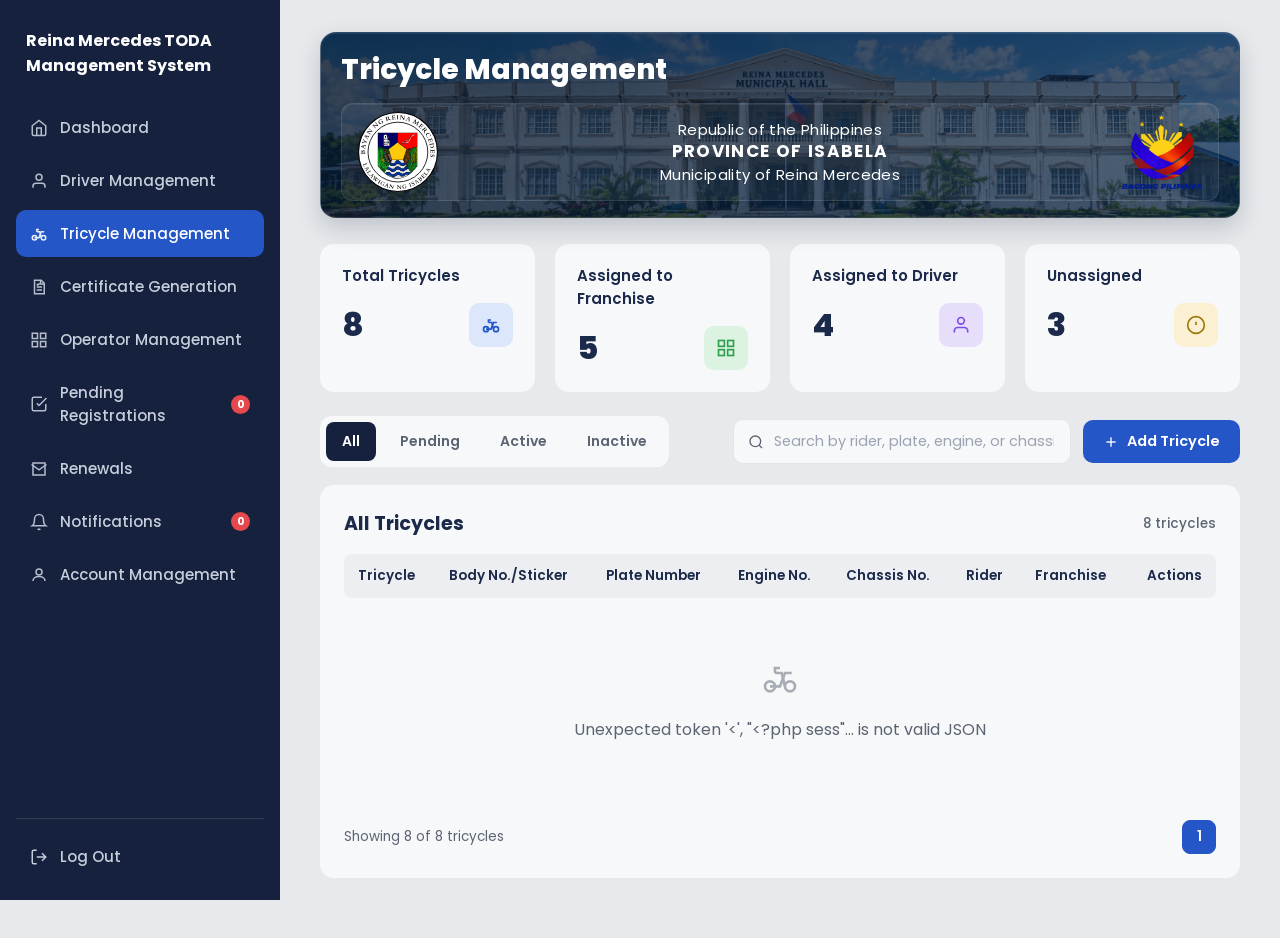
<file: admin/tricycle_management.html>
<!DOCTYPE html>
<html lang="en">
<head>
<meta charset="UTF-8">
<title>Tricycle Franchise — Tricycle Management</title>
<meta name="viewport" content="width=device-width, initial-scale=1.0">
<link rel="preconnect" href="https://fonts.googleapis.com">
<link rel="preconnect" href="https://fonts.gstatic.com" crossorigin>
<link href="https://fonts.googleapis.com/css2?family=Poppins:wght@400;500;600;700;800&display=swap" rel="stylesheet">
  <link rel="stylesheet" href="css/tricycle_management.css?v=document-image-viewer">
  <link rel="stylesheet" href="css/sidebar.css">
</head>
<body>

<div class="app">

  <!-- ===== SIDEBAR ===== -->
  <aside class="sidebar" id="sidebar">
    <div class="brand">
      Reina Mercedes TODA Management System
    </div>
    <ul class="nav-list">
      <li><a href="dashboard.html" class="nav-link">
        <svg width="18" height="18" viewBox="0 0 24 24" fill="none" stroke="currentColor" stroke-width="2"><path d="M3 9l9-7 9 7v11a2 2 0 0 1-2 2H5a2 2 0 0 1-2-2z"/><polyline points="9 22 9 12 15 12 15 22"/></svg>
        Dashboard
      </a></li>
      <li><a href="driver_management.html" class="nav-link">
        <svg width="18" height="18" viewBox="0 0 24 24" fill="none" stroke="currentColor" stroke-width="2"><path d="M20 21v-2a4 4 0 0 0-4-4H8a4 4 0 0 0-4 4v2"/><circle cx="12" cy="7" r="4"/></svg>
        Driver Management
      </a></li>
      <li><a href="tricycle_management.html" class="nav-link active">
        <svg width="18" height="18" viewBox="0 0 24 24" fill="none" stroke="currentColor" stroke-width="2"><circle cx="6" cy="17" r="3"/><circle cx="18" cy="17" r="3"/><path d="M6 17h6l3-8h4"/><path d="M9 9h4l2 8"/><path d="M9 9V6h3"/></svg>
        Tricycle Management
      </a></li>
      <li><a href="certification_generation.html" class="nav-link">
        <svg width="18" height="18" viewBox="0 0 24 24" fill="none" stroke="currentColor" stroke-width="2"><path d="M6 3h9l4 4v14H6z"/><path d="M14 3v5h5M9 12h7M9 16h7"/><path d="m9 8 1.5 1.5L13 7"/></svg>
        Certificate Generation
      </a></li>
      <li><a href="franchise_management.html" class="nav-link">
        <svg width="18" height="18" viewBox="0 0 24 24" fill="none" stroke="currentColor" stroke-width="2"><rect x="3" y="3" width="7" height="7"/><rect x="14" y="3" width="7" height="7"/><rect x="14" y="14" width="7" height="7"/><rect x="3" y="14" width="7" height="7"/></svg>
        Operator Management
      </a></li>
      <li><a href="pending.html" class="nav-link">
        <svg width="18" height="18" viewBox="0 0 24 24" fill="none" stroke="currentColor" stroke-width="2"><path d="M9 11l3 3L22 4"/><path d="M21 12v7a2 2 0 0 1-2 2H5a2 2 0 0 1-2-2V5a2 2 0 0 1 2-2h11"/></svg>
        Pending Registrations
        <span class="nav-badge" id="navBadge">0</span>
      </a></li>
      <li><a href="renewals.html" class="nav-link">
        <svg width="18" height="18" viewBox="0 0 24 24" fill="none" stroke="currentColor" stroke-width="2"><path d="M4 4h16v16H4z"/><path d="M22 6l-10 7L2 6"/></svg>
        Renewals
      </a></li>
      <li><a href="notification.html" class="nav-link">
        <svg width="18" height="18" viewBox="0 0 24 24" fill="none" stroke="currentColor" stroke-width="2"><path d="M18 8a6 6 0 0 0-12 0c0 7-3 9-3 9h18s-3-2-3-9"/><path d="M13.73 21a2 2 0 0 1-3.46 0"/></svg>
        Notifications
        <span class="nav-badge notification-count">0</span>
      </a></li>
      <li><a href="account_manager.html" class="nav-link">
        <svg width="18" height="18" viewBox="0 0 24 24" fill="none" stroke="currentColor" stroke-width="2"><circle cx="12" cy="8" r="4"/><path d="M4 20c0-4 4-6 8-6s8 2 8 6"/></svg>
        Account Management
      </a></li>
    </ul>
    <div class="sidebar-footer">
      <a href="../controllers/logout.php" class="logout-link">
        <svg width="18" height="18" viewBox="0 0 24 24" fill="none" stroke="currentColor" stroke-width="2"><path d="M9 21H5a2 2 0 0 1-2-2V5a2 2 0 0 1 2-2h4"/><polyline points="16 17 21 12 16 7"/><line x1="21" y1="12" x2="9" y2="12"/></svg>
        Log Out
      </a>
    </div>
  </aside>

  <div class="drawer-overlay" id="drawerOverlay"></div>

  <!-- ===== MAIN ===== -->
  <main class="main">

    <!-- desktop topbar -->
    <div class="topbar">
      <h1>Tricycle Management</h1>
      <div class="admin-pill" aria-label="Current user">
        <svg width="20" height="20" viewBox="0 0 24 24" fill="none" stroke="currentColor" stroke-width="2"><path d="M20 21v-2a4 4 0 0 0-4-4H8a4 4 0 0 0-4 4v2"/><circle cx="12" cy="7" r="4"/></svg>
        <svg width="14" height="14" viewBox="0 0 24 24" fill="none" stroke="currentColor" stroke-width="2"><polyline points="6 9 12 15 18 9"/></svg>
      </div>
    </div>

    <!-- mobile topbar -->
    <div class="mobile-topbar">
      <div class="left">
        <button class="hamburger-btn" id="hamburgerBtn" aria-label="Open menu">
          <svg width="18" height="18" viewBox="0 0 24 24" fill="none" stroke="currentColor" stroke-width="2"><line x1="3" y1="6" x2="21" y2="6"/><line x1="3" y1="12" x2="21" y2="12"/><line x1="3" y1="18" x2="21" y2="18"/></svg>
        </button>
        <h1>Tricycle Management</h1>
      </div>
      <div class="mobile-admin" aria-label="Current user">
        <svg width="14" height="14" viewBox="0 0 24 24" fill="none" stroke="currentColor" stroke-width="2"><path d="M20 21v-2a4 4 0 0 0-4-4H8a4 4 0 0 0-4 4v2"/><circle cx="12" cy="7" r="4"/></svg>
      </div>
    </div>

    <!-- stat cards -->
    <div class="stats-grid">
      <div class="stat-card">
        <div class="stat-label">Total Tricycles</div>
        <div class="stat-row">
          <div class="stat-value" id="statTotal">8</div>
          <div class="icon-badge blue-bg">
            <svg width="20" height="20" viewBox="0 0 24 24" fill="none" stroke="currentColor" stroke-width="2"><circle cx="6" cy="17" r="3"/><circle cx="18" cy="17" r="3"/><path d="M6 17h6l3-8h4"/><path d="M9 9h4l2 8"/><path d="M9 9V6h3"/></svg>
          </div>
        </div>
      </div>
      <div class="stat-card">
        <div class="stat-label">Assigned to Franchise</div>
        <div class="stat-row">
          <div class="stat-value" id="statFranchise">5</div>
          <div class="icon-badge green-bg">
            <svg width="20" height="20" viewBox="0 0 24 24" fill="none" stroke="currentColor" stroke-width="2"><rect x="3" y="3" width="7" height="7"/><rect x="14" y="3" width="7" height="7"/><rect x="14" y="14" width="7" height="7"/><rect x="3" y="14" width="7" height="7"/></svg>
          </div>
        </div>
      </div>
      <div class="stat-card">
        <div class="stat-label">Assigned to Driver</div>
        <div class="stat-row">
          <div class="stat-value" id="statDriver">4</div>
          <div class="icon-badge purple-bg">
            <svg width="20" height="20" viewBox="0 0 24 24" fill="none" stroke="currentColor" stroke-width="2"><path d="M20 21v-2a4 4 0 0 0-4-4H8a4 4 0 0 0-4 4v2"/><circle cx="12" cy="7" r="4"/></svg>
          </div>
        </div>
      </div>
      <div class="stat-card">
        <div class="stat-label">Unassigned</div>
        <div class="stat-row">
          <div class="stat-value" id="statUnassigned">3</div>
          <div class="icon-badge yellow-bg">
            <svg width="20" height="20" viewBox="0 0 24 24" fill="none" stroke="currentColor" stroke-width="2"><circle cx="12" cy="12" r="10"/><line x1="12" y1="8" x2="12" y2="12"/><line x1="12" y1="16" x2="12.01" y2="16"/></svg>
          </div>
        </div>
      </div>
    </div>

    <!-- toolbar: filters + search + add -->
    <div class="toolbar">
      <div class="filter-tabs" id="filterTabs">
        <button class="filter-tab active" data-filter="All">All</button>
        <button class="filter-tab" data-filter="Pending">Pending</button>
        <button class="filter-tab" data-filter="Active">Active</button>
        <button class="filter-tab" data-filter="Inactive">Inactive</button>
      </div>
      <div class="toolbar-right">
        <div class="search-box">
          <svg width="16" height="16" viewBox="0 0 24 24" fill="none" stroke="currentColor" stroke-width="2"><circle cx="11" cy="11" r="8"/><line x1="21" y1="21" x2="16.65" y2="16.65"/></svg>
          <input type="text" id="searchInput" placeholder="Search by rider, plate, engine, or chassis no...">
        </div>
        <button class="add-btn" id="addTrikeBtn">
          <svg width="16" height="16" viewBox="0 0 24 24" fill="none" stroke="currentColor" stroke-width="2"><line x1="12" y1="5" x2="12" y2="19"/><line x1="5" y1="12" x2="19" y2="12"/></svg>
          Add Tricycle
        </button>
      </div>
    </div>

    <!-- tricycle table -->
    <div class="panel">
      <div class="panel-head">
        <h2>All Tricycles</h2>
        <div class="result-count" id="resultCount">8 tricycles</div>
      </div>
      <div class="table-scroll">
        <table class="trike-table">
          <thead>
            <tr>
              <th>Tricycle</th>
              <th>Body No./Sticker</th>
              <th>Plate Number</th>
              <th>Engine No.</th>
              <th>Chassis No.</th>
              <th>Rider</th>
              <th>Franchise</th>
              <th>Actions</th>
            </tr>
          </thead>
          <tbody id="trikeTableBody">
            <!-- rows injected by JS -->
          </tbody>
        </table>
      </div>
      <div class="empty-state hidden" id="emptyState">
        <svg width="40" height="40" viewBox="0 0 24 24" fill="none" stroke="currentColor" stroke-width="1.6"><circle cx="6" cy="17" r="3"/><circle cx="18" cy="17" r="3"/><path d="M6 17h6l3-8h4"/><path d="M9 9h4l2 8"/><path d="M9 9V6h3"/></svg>
        <div>No tricycles match your search or filter.</div>
      </div>
      <div class="pagination">
        <div class="page-info" id="pageInfo">Showing 8 of 8 tricycles</div>
        <div class="page-btns">
          <button class="page-btn active">1</button>
        </div>
      </div>
    </div>

  </main>
</div>

<!-- mobile bottom nav -->
<nav class="bottom-nav">
  <a href="dashboard.html" class="bn-item">
    <svg width="20" height="20" viewBox="0 0 24 24" fill="none" stroke="currentColor" stroke-width="2"><path d="M3 9l9-7 9 7v11a2 2 0 0 1-2 2H5a2 2 0 0 1-2-2z"/><polyline points="9 22 9 12 15 12 15 22"/></svg>
    Dashboard
  </a>
  <a href="driver_management.html" class="bn-item">
    <svg width="20" height="20" viewBox="0 0 24 24" fill="none" stroke="currentColor" stroke-width="2"><path d="M20 21v-2a4 4 0 0 0-4-4H8a4 4 0 0 0-4 4v2"/><circle cx="12" cy="7" r="4"/></svg>
    Drivers
  </a>
  <a href="tricycle_management.html" class="bn-item active">
    <svg width="20" height="20" viewBox="0 0 24 24" fill="none" stroke="currentColor" stroke-width="2"><circle cx="6" cy="17" r="3"/><circle cx="18" cy="17" r="3"/><path d="M6 17h6l3-8h4"/><path d="M9 9h4l2 8"/><path d="M9 9V6h3"/></svg>
    Tricycles
  </a>
  <a href="pending.html" class="bn-item">
    <svg width="20" height="20" viewBox="0 0 24 24" fill="none" stroke="currentColor" stroke-width="2"><path d="M9 11l3 3L22 4"/><path d="M21 12v7a2 2 0 0 1-2 2H5a2 2 0 0 1-2-2V5a2 2 0 0 1 2-2h11"/></svg>
    Pending Registrations
  </a>
  <a href="renewals.html" class="bn-item">
    <svg width="20" height="20" viewBox="0 0 24 24" fill="none" stroke="currentColor" stroke-width="2"><path d="M18 8a6 6 0 0 0-12 0c0 7-3 9-3 9h18s-3-2-3-9"/><path d="M13.73 21a2 2 0 0 1-3.46 0"/></svg>
    Alerts
  </a>
  <a href="notification.html" class="bn-item">
    <svg width="20" height="20" viewBox="0 0 24 24" fill="none" stroke="currentColor" stroke-width="2"><circle cx="12" cy="12" r="3"/><path d="M19.4 15a1.65 1.65 0 0 0 .33 1.82l.06.06a2 2 0 1 1-2.83 2.83l-.06-.06a1.65 1.65 0 0 0-1.82-.33 1.65 1.65 0 0 0-1 1.51V21a2 2 0 0 1-4 0v-.09A1.65 1.65 0 0 0 9 19.4a1.65 1.65 0 0 0-1.82.33l-.06.06a2 2 0 1 1-2.83-2.83l.06-.06a1.65 1.65 0 0 0 .33-1.82 1.65 1.65 0 0 0-1.51-1H3a2 2 0 0 1 0-4h.09A1.65 1.65 0 0 0 4.6 9a1.65 1.65 0 0 0-.33-1.82l-.06-.06a2 2 0 1 1 2.83-2.83l.06.06A1.65 1.65 0 0 0 9 4.6a1.65 1.65 0 0 0 1-1.51V3a2 2 0 0 1 4 0v.09a1.65 1.65 0 0 0 1 1.51 1.65 1.65 0 0 0 1.82-.33l.06-.06a2 2 0 1 1 2.83 2.83l-.06.06A1.65 1.65 0 0 0 19.4 9a1.65 1.65 0 0 0 1.51 1H21a2 2 0 0 1 0 4h-.09a1.65 1.65 0 0 0-1.51 1z"/></svg>
    Settings
  </a>
  <a href="account_manager.html" class="bn-item">
    <svg width="20" height="20" viewBox="0 0 24 24" fill="none" stroke="currentColor" stroke-width="2"><circle cx="12" cy="8" r="4"/><path d="M4 20c0-4 4-6 8-6s8 2 8 6"/><circle cx="18" cy="6" r="3" fill="none"/></svg>
    Accounts
  </a>
</nav>
<!-- ===== ADD / EDIT TRICYCLE MODAL ===== -->
<div class="modal-overlay" id="trikeModalOverlay">
  <div class="modal">
    <div class="modal-head">
      <h2 id="trikeModalTitle">Add Tricycle</h2>
      <button class="modal-close" id="trikeModalClose" aria-label="Close">
        <svg width="16" height="16" viewBox="0 0 24 24" fill="none" stroke="currentColor" stroke-width="2"><line x1="18" y1="6" x2="6" y2="18"/><line x1="6" y1="6" x2="18" y2="18"/></svg>
      </button>
    </div>
    <form id="trikeForm">
      <div class="form-grid">
          <div class="form-field">
          <label for="fBrand">Brand</label>
          <input type="text" id="fBrand" placeholder="e.g. Honda TMX155" required>
        </div>
        <div class="form-field">
          <label for="fSticker">Body Number / Sticker</label>
          <input type="text" id="fSticker" placeholder="e.g. BNS-045" required>
        </div>
        <div class="form-field">
          <label for="fOrNumber">Official Receipt Number</label>
          <input type="text" id="fOrNumber" placeholder="Enter the O.R. number">
        </div>
        <div class="form-field">
          <label for="fPlate">Plate Number</label>
          <input type="text" id="fPlate" placeholder="e.g. ABC-1234" required>
        </div>
        <div class="form-field">
          <label for="fEngine">Engine Number</label>
          <input type="text" id="fEngine" placeholder="Engine number" required>
        </div>
        <div class="form-field">
          <label for="fChassis">Chassis Number</label>
          <input type="text" id="fChassis" placeholder="Chassis number" required>
        </div>
        <div class="form-field">
          <label for="fColor">Color</label>
          <input type="text" id="fColor" placeholder="e.g. Red">
        </div>
        <div class="form-field">
          <label for="fRider">Assigned Rider</label>
          <select id="fRider">
            <option value="">Unassigned</option>
          </select>
        </div>
        <div class="form-field">
          <label for="fFranchise">Assigned Franchise</label>
          <select id="fFranchise">
            <option value="">Unassigned</option>
            <option value="Santos Franchise">Santos Franchise</option>
            <option value="Reyes Franchise">Reyes Franchise</option>
            <option value="Bautista Franchise">Bautista Franchise</option>
            <option value="Mendoza Franchise">Mendoza Franchise</option>
            <option value="Fernandez Franchise">Fernandez Franchise</option>
          </select>
        </div>
        <div class="form-field full">
          <label for="fDriver">Assigned Driver</label>
          <select id="fDriver">
            <option value="">Unassigned</option>
            <option value="Juan Dela Cruz">Juan Dela Cruz</option>
            <option value="Jose Ramos">Jose Ramos</option>
            <option value="Carlo Mendoza">Carlo Mendoza</option>
            <option value="Regie Santos">Regie Santos</option>
          </select>
        </div>
      </div>
      <div class="modal-footer">
        <button type="button" class="btn-secondary" id="trikeCancelBtn">Cancel</button>
        <button type="submit" class="btn-primary" id="trikeSaveBtn">Save Tricycle</button>
      </div>
    </form>
  </div>
</div>

<!-- ===== VIEW TRICYCLE MODAL ===== -->
<div class="modal-overlay" id="viewModalOverlay">
  <div class="modal">
    <div class="modal-head">
      <h2>Tricycle Details</h2>
      <button class="modal-close" id="viewModalClose" aria-label="Close">
        <svg width="16" height="16" viewBox="0 0 24 24" fill="none" stroke="currentColor" stroke-width="2"><line x1="18" y1="6" x2="6" y2="18"/><line x1="6" y1="6" x2="18" y2="18"/></svg>
      </button>
    </div>
    <div class="view-grid">
      <div class="view-item"><div class="vlabel">Brand</div><div class="vvalue" id="vBrand">—</div></div>
      <div class="view-item"><div class="vlabel">Body Number / Sticker</div><div class="vvalue" id="vSticker">—</div></div>
      <div class="view-item"><div class="vlabel">Plate Number</div><div class="vvalue" id="vPlate">—</div></div>
      <div class="view-item"><div class="vlabel">Engine Number</div><div class="vvalue" id="vEngine">—</div></div>
      <div class="view-item"><div class="vlabel">Chassis Number</div><div class="vvalue" id="vChassis">—</div></div>
      <div class="view-item"><div class="vlabel">Color</div><div class="vvalue" id="vColor">—</div></div>
      <div class="view-item"><div class="vlabel">Tricycle ID</div><div class="vvalue" id="vId">—</div></div>
      <div class="view-item"><div class="vlabel">Assigned Rider</div><div class="vvalue" id="vRider">—</div></div>
      <div class="view-item"><div class="vlabel">Assigned Franchise</div><div class="vvalue" id="vFranchise">—</div></div>
      <div class="view-item"><div class="vlabel">Assigned Driver</div><div class="vvalue" id="vDriver">—</div></div>
      <div class="view-item full"><div class="vlabel">Uploaded OR Document</div><div class="vvalue" id="vOrDocument">—</div></div>
    </div>
    <div class="modal-footer">
      <button type="button" class="btn-secondary" id="viewCloseBtn">Close</button>
    </div>
  </div>
</div>

<!-- ===== DELETE CONFIRM MODAL ===== -->
<div class="modal-overlay" id="deleteModalOverlay">
  <div class="modal modal-narrow">
    <div class="modal-head">
      <h2>Remove Tricycle</h2>
      <button class="modal-close" id="deleteModalClose" aria-label="Close">
        <svg width="16" height="16" viewBox="0 0 24 24" fill="none" stroke="currentColor" stroke-width="2"><line x1="18" y1="6" x2="6" y2="18"/><line x1="6" y1="6" x2="18" y2="18"/></svg>
      </button>
    </div>
    <p class="confirm-text">Are you sure you want to remove <b id="deleteTargetName">this tricycle</b> from the system? This cannot be undone.</p>
    <div class="modal-footer">
      <button type="button" class="btn-secondary" id="deleteCancelBtn">Cancel</button>
      <button type="button" class="btn-danger" id="deleteConfirmBtn">Remove</button>
    </div>
  </div>
</div>

<div class="image-viewer" id="imageViewer" role="dialog" aria-modal="true" aria-label="Document image preview" aria-hidden="true">
  <button type="button" class="image-viewer-close" id="imageViewerClose" aria-label="Close image preview">&times;</button>
  <img id="imageViewerImage" alt="">
</div>

  <script src="js/tricycle_management.js?v=document-image-viewer"></script>
  <script src="../assets/official-header.js" defer></script>
</body>
</html>
</file>
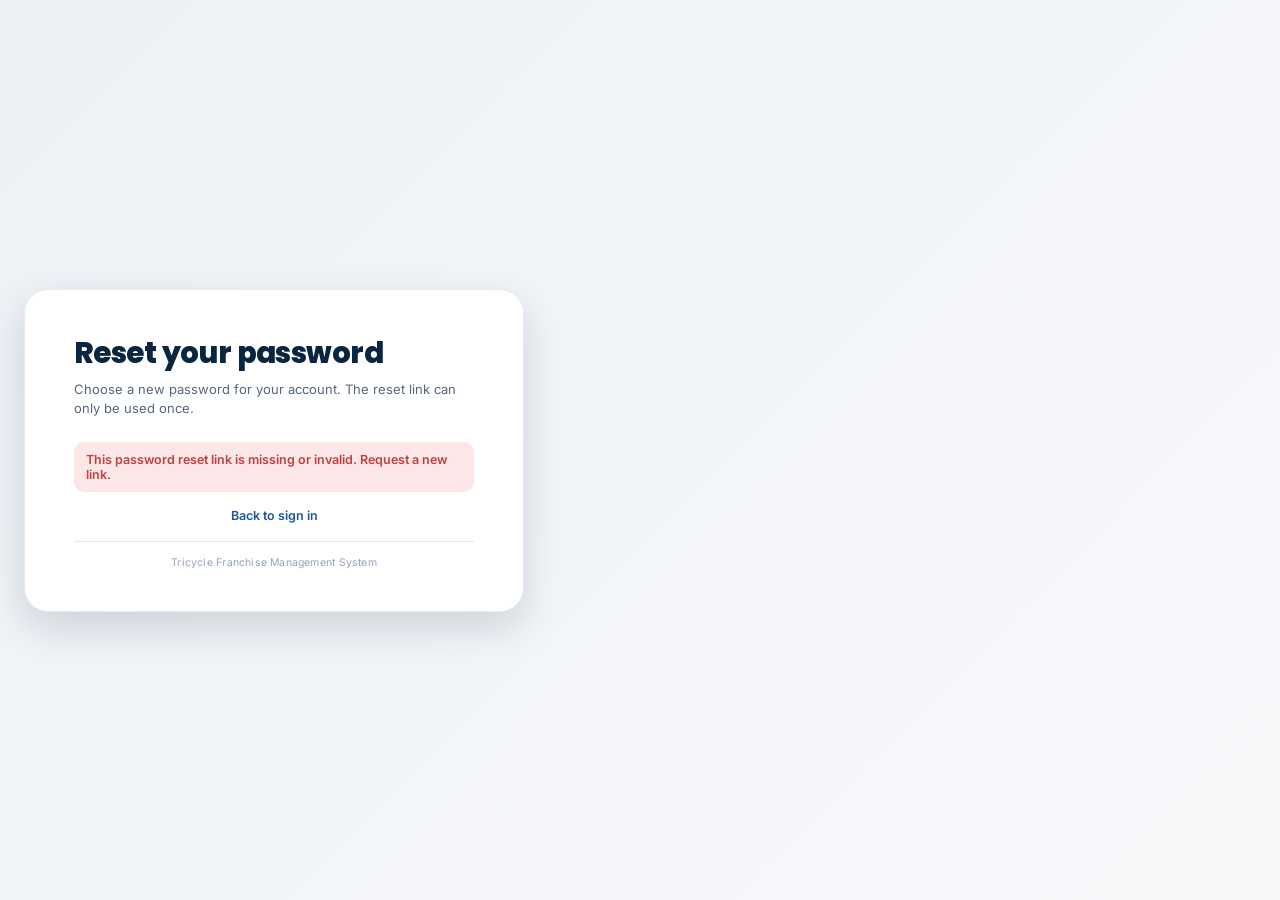
<file: rider/reset_password.html>
<!DOCTYPE html>
<html lang="en">
<head>
  <meta charset="UTF-8">
  <meta name="viewport" content="width=device-width, initial-scale=1, viewport-fit=cover">
  <meta name="referrer" content="no-referrer">
  <title>Reset Password — Franchise Manager</title>
  <link rel="preconnect" href="https://fonts.googleapis.com">
  <link rel="preconnect" href="https://fonts.gstatic.com" crossorigin>
  <link href="https://fonts.googleapis.com/css2?family=Poppins:wght@400;500;600;700;800&family=Inter:wght@400;500;600;700&display=swap" rel="stylesheet">
  <link rel="stylesheet" href="css/rider_app.css?v=20261013">
</head>
<body>
  <main class="login-screen">
    <section class="login-panel">
      <div class="login-wrap">
        <div class="login-heading">
          <h2>Reset your password</h2>
          <p>Choose a new password for your account. The reset link can only be used once.</p>
        </div>

        <div class="login-reset-status" id="reset-status" role="status" aria-live="polite"></div>

        <form id="reset-form" novalidate>
          <div class="login-field">
            <label for="new-password">New Password</label>
            <div class="login-input-group">
              <svg viewBox="0 0 24 24" fill="none" stroke="currentColor" stroke-width="2" stroke-linecap="round" stroke-linejoin="round"><rect x="4" y="10" width="16" height="10" rx="2"/><path d="M8 10V7a4 4 0 0 1 8 0v3"/></svg>
              <input type="password" id="new-password" placeholder="At least 8 characters" autocomplete="new-password" minlength="8" required>
            </div>
          </div>

          <div class="login-field">
            <label for="confirm-password">Confirm New Password</label>
            <div class="login-input-group">
              <svg viewBox="0 0 24 24" fill="none" stroke="currentColor" stroke-width="2" stroke-linecap="round" stroke-linejoin="round"><rect x="4" y="10" width="16" height="10" rx="2"/><path d="M8 10V7a4 4 0 0 1 8 0v3"/></svg>
              <input type="password" id="confirm-password" placeholder="Re-enter your new password" autocomplete="new-password" minlength="8" required>
            </div>
          </div>

          <button type="submit" class="login-submit" id="reset-submit">Update Password</button>
        </form>

        <div class="login-row login-reset-back">
          <a class="login-forgot" href="rider_app.html">Back to sign in</a>
        </div>

        <div class="login-footer">
          <p>Tricycle Franchise Management System</p>
        </div>
      </div>
    </section>
  </main>
  <script src="js/reset_password.js?v=20261110-password-notifications" defer></script>
</body>
</html>
</file>
<file: admin/css/account_manager.css>
:root {
    --navy: #16213E;
    --navy-2: #1B2A4A;
    --blue: #2456C7;
    --blue-dark: #1d47ab;
    --text-navy: #1B2A4A;
    --text-gray: #5B6472;
    --page-bg: #E7E9EC;
    --card-bg: #F7F8FA;
    --border-gray: #E3E5E9;

    --green: #2E9E4F;
    --green-bg: #DCF3E1;
    --green-text: #1F8A3B;
    --red: #E5484D;
    --red-bg: #FBDCDD;
    --red-text: #D8383D;
    --yellow: #F2B90F;
    --yellow-bg: #FCF0D2;
    --yellow-text: #9C7A0A;
    --purple-bg: #E7DEFB;
    --purple: #7C4DE0;
    --purple-text: #6B36D9;
  }
  .submit-spinner { width: 15px; height: 15px; border: 2px solid currentColor; border-right-color: transparent; border-radius: 50%; animation: submit-spin .7s linear infinite; display: inline-block; vertical-align: middle; margin-right: 8px; }
  .is-loading { opacity: .8; cursor: wait; }
  @keyframes submit-spin { to { transform: rotate(360deg); } }

  * { box-sizing: border-box; }
  html, body {
    margin: 0; padding: 0;
    font-family: 'Poppins', sans-serif;
    background: var(--page-bg);
    color: var(--text-navy);
  }

  a { text-decoration: none; }
  button { font-family: inherit; }

  /* ============ LAYOUT === u got. They said it was a happy little tale. If somebody told you I was just right, Ha ha ha ha When we When we were young, Oh my God. Oh my God. Oh I just want to say that So I guess You guys want to go The non-oble but onion. Oh Send this video Send this video to Someone whose name starts with the Let Okay, We were blaming each other for the nonsense. Yeah, we were blaming each other for the nonsense. I don't know, I wasn't thinking so much. Please just I don't know why I just wrote that. By By month, year, and This year, This day. Oh, What OR Driver address, license, total, certificate To the Certificate of I mean, young. Address, address. Address, please. God damn it. Body Name of operator. Address. Name Of operator, address, The link of official receipt. Oh my God, Official receipt. My God, Oh Oh my <unintelligible Well, I got I'm I think, you See, I'm sorry, so we are, we may have to wait a long time, so see ya. I think I should already be 16,000. I mean, I This is a good Would you rather have We're only playing, just wanted to make a few Gotta I To Of the local government units, including many reservations for central government, shall be noted. However, the current However, the current process of managing physical time This is largely manual, which presents several Operational challenges. Records are often stored in paper files or basic spreadsheets, making it difficult making it difficult to track franchise renewals and monitor Driver information efficiently. The absence of an automated notification system further contributes to missed renewal deadlines and delay The absence of automated notification systems further contributes to Therefore, this study is conducted to examine how the franchise and driver information Can be improved with Local government context. It aims to explore practices involved in handling transportation efforts And identify areas where processes can be better organized and monitored, as Topped over 50. Identify issues, manual franchise driver management. Oh yeah. Identify issues in In store. Focuses... driver... Oh, it doesn't come up anymore. Let's See what I can The objective is a plain Statement of the problem, And I quote, this study is conducted to examine how the management The current process of managing tricycle franchises one, which presents several Operational challenges. Records are often stored in paper-based files or basic spreadsheets, Making it difficult to track franchise renewals and monitor driver monitor driver information efficiently, The absence of an automated Notification system further contributes to missed renewal deadlines and delays Further contributes to missed renewal deadlines and delays in compliance. According to Manual data handling increases the risk of data inconsistency and deficiency Either way, people got into the LG, or because they didn't want to give me credit, but I had to give them a receipt, upstoned, though. They are, you know, in Now, I know, probably you, process, the, LG, you know, you know, process, this is what, then, no, I don't, I don't, So For In countering the complaint, you know, previous clients go, is that, you know, all that, you know, problem, you know, so, you know, nothing, you know, anything that they Oh my God, this is Oh my God, this New statement of the problem with a, And I quote, "This study is conducted Study is conducted to examine how the Management of dry, The current process of managing Tricycle franchises and drivers record Global government offices is still largely manual, Which presents Several operational challenges. Records are often stored in paper-based files or In paper, base files or Basic spreadsheets, Making it difficult to track franchise rank points and monitor Once, and monitor driver information efficiently, the absence of an automated notification system further contributes One month data handling increases the I think you can integrate you, right there, say, I mean, to my franchise on your side.
  .app { display: flex; min-height: 100vh; }

  /* ============ SIDEBAR (desktop) ============ */
  .sidebar {
    position: fixed;
    top: 0;
    left: 0;
    bottom: 0;
    width: 280px;
    flex-shrink: 0;
    background: var(--navy);
    color: #fff;
    display: flex;
    flex-direction: column;
    padding: 22px 16px;
    overflow-y: auto;
    z-index: 50;
  }

  .brand {
    display: flex;
    align-items: center;
    gap: 10px;
    font-weight: 700;
    font-size: 16px;
    padding: 6px 10px 26px;
  }

  .brand svg { flex-shrink: 0; }

  .nav-list { list-style: none; margin: 0; padding: 0; flex: 1; }
  .nav-list li { margin-bottom: 6px; }

  .nav-link {
    display: flex;
    align-items: center;
    gap: 12px;
    color: #C7CEDB;
    font-size: 15px;
    font-weight: 500;
    padding: 12px 14px;
    border-radius: 10px;
    transition: background 0.15s ease, color 0.15s ease;
  }

  .nav-link svg { flex-shrink: 0; opacity: 0.9; }
  .nav-link:hover { background: rgba(255,255,255,0.06); color: #fff; }
  .nav-link.active { background: var(--blue); color: #fff; }

  .sidebar-footer {
    border-top: 1px solid rgba(255,255,255,0.12);
    padding-top: 16px;
    margin-top: 10px;
  }

  .logout-link {
    display: flex;
    align-items: center;
    gap: 12px;
    color: #C7CEDB;
    font-size: 15px;
    font-weight: 500;
    padding: 10px 14px;
  }

  .logout-link:hover { color: #fff; }

  /* ============ MAIN CONTENT ============ */
  .main {
    flex: 1 1 auto;
    padding: 32px 40px 60px;
    min-width: 0;
    width: 100%;
    max-width: none;
    margin: 0 0 0 280px;
    margin-left: 280px;
  }

  .topbar {
    display: flex;
    align-items: center;
    justify-content: space-between;
    margin-bottom: 26px;
  }

  .topbar h1 { font-size: 28px; font-weight: 800; margin: 0; }

  .admin-pill {
    display: flex;
    align-items: center;
    gap: 8px;
    font-weight: 600;
    font-size: 15px;
    color: var(--text-navy);
    cursor: pointer;
  }

  .admin-pill span { max-width: 180px; overflow: hidden; text-overflow: ellipsis; white-space: nowrap; }

  .mobile-topbar { display: none; }
  .nav-badge { margin-left: auto; background: var(--red); color: #fff; font-size: 11px; font-weight: 700; min-width: 19px; height: 19px; border-radius: 10px; display: flex; align-items: center; justify-content: center; padding: 0 5px; }

  /* ============ STAT CARDS ============ */
  .stats-grid {
    display: grid;
    grid-template-columns: repeat(4, 1fr);
    gap: 20px;
    margin-bottom: 24px;
  }

  .stat-card {
    background: var(--card-bg);
    border-radius: 14px;
    padding: 20px 22px;
    display: flex;
    flex-direction: column;
    gap: 14px;
  }

  .stat-label { font-size: 15px; font-weight: 600; color: var(--text-navy); }
  .stat-row { display: flex; align-items: center; justify-content: space-between; }
  .stat-value { font-size: 32px; font-weight: 800; color: var(--text-navy); }

  .icon-badge {
    width: 44px; height: 44px;
    border-radius: 10px;
    display: flex; align-items: center; justify-content: center;
    flex-shrink: 0;
  }

  .icon-badge.blue-bg { background: #DCE7FB; color: var(--blue); }
  .icon-badge.green-bg { background: var(--green-bg); color: var(--green); }
  .icon-badge.yellow-bg { background: var(--yellow-bg); color: var(--yellow-text); }
  .icon-badge.red-bg { background: var(--red-bg); color: var(--red); }
  .icon-badge.purple-bg { background: var(--purple-bg); color: var(--purple); }

  /* ============ TOOLBAR (search / filters / add) ============ */
  .toolbar {
    display: flex;
    align-items: center;
    justify-content: space-between;
    gap: 16px;
    margin-bottom: 18px;
    flex-wrap: wrap;
  }

  .filter-tabs {
    display: flex;
    gap: 8px;
    background: var(--card-bg);
    padding: 6px;
    border-radius: 12px;
    flex-wrap: wrap;
  }

  .filter-tab {
    border: none;
    background: transparent;
    color: var(--text-gray);
    font-weight: 600;
    font-size: 14px;
    padding: 9px 16px;
    border-radius: 8px;
    cursor: pointer;
    transition: background 0.15s ease, color 0.15s ease;
    white-space: nowrap;
  }

  .filter-tab:hover { color: var(--text-navy); }
  .filter-tab.active { background: var(--navy); color: #fff; }

  .toolbar-right { display: flex; align-items: center; gap: 12px; flex-wrap: wrap; }

  .search-box {
    display: flex;
    align-items: center;
    gap: 8px;
    background: var(--card-bg);
    border: 1px solid var(--border-gray);
    border-radius: 10px;
    padding: 10px 14px;
    min-width: 240px;
  }

  .search-box svg { flex-shrink: 0; color: var(--text-gray); }

  .search-box input {
    border: none;
    background: transparent;
    outline: none;
    font-family: inherit;
    font-size: 14.5px;
    color: var(--text-navy);
    width: 100%;
  }

  .search-box input::placeholder { color: #9AA3B2; }

  .add-btn {
    display: flex;
    align-items: center;
    gap: 8px;
    background: var(--blue);
    color: #fff;
    font-weight: 600;
    font-size: 14.5px;
    padding: 11px 20px;
    border: none;
    border-radius: 10px;
    cursor: pointer;
    white-space: nowrap;
  }

  .add-btn:hover { background: var(--blue-dark); }

  /* ============ TABLE PANEL ============ */
  .panel {
    background: var(--card-bg);
    border-radius: 14px;
    padding: 24px;
    max-height: calc(100vh - 260px);
    display: flex;
    flex-direction: column;
  }

  .panel-head {
    display: flex;
    align-items: center;
    justify-content: space-between;
    margin-bottom: 16px;
  }

  .panel h2 { font-size: 19px; font-weight: 700; margin: 0; }
  .result-count { font-size: 13.5px; color: var(--text-gray); font-weight: 500; }

  .table-scroll {
    overflow-x: auto;
    overflow-y: auto;
    max-height: calc(100vh - 420px);
    min-height: 0;
  }

  .account-table { width: 100%; border-collapse: collapse; }

  .account-table thead th {
    text-align: left;
    font-size: 13.5px;
    font-weight: 600;
    color: var(--text-navy);
    background: #EDEEF1;
    padding: 12px 14px;
    white-space: nowrap;
  }

  .account-table thead th:first-child { border-radius: 8px 0 0 8px; }
  .account-table thead th:last-child { border-radius: 0 8px 8px 0; text-align: right; }

  .account-table tbody td {
    padding: 14px;
    font-size: 14.5px;
    border-bottom: 1px solid var(--border-gray);
    color: var(--text-navy);
    vertical-align: middle;
  }

  .account-table tbody tr:last-child td { border-bottom: none; }
  .account-table tbody tr:hover { background: rgba(36,86,199,0.04); }

  .account-cell { display: flex; align-items: center; gap: 12px; }

  .avatar {
    width: 38px; height: 38px;
    border-radius: 50%;
    background: var(--navy);
    color: #fff;
    display: flex; align-items: center; justify-content: center;
    font-weight: 700;
    font-size: 14px;
    flex-shrink: 0;
  }

  .avatar.super { background: var(--purple); }

  .account-name { font-weight: 600; }
  .account-sub { font-size: 12.5px; color: var(--text-gray); }

  .role-pill {
    display: inline-block;
    padding: 4px 14px;
    border-radius: 20px;
    font-size: 13px;
    font-weight: 600;
    white-space: nowrap;
  }

  .role-super { background: var(--purple-bg); color: var(--purple-text); }
  .role-admin { background: #DCE7FB; color: var(--blue); }

  .status-pill {
    display: inline-block;
    padding: 4px 14px;
    border-radius: 20px;
    font-size: 13px;
    font-weight: 600;
    white-space: nowrap;
  }

  .status-active { background: var(--green-bg); color: var(--green-text); }
  .status-inactive { background: var(--red-bg); color: var(--red-text); }

  .last-login { font-size: 13.5px; color: var(--text-gray); }
  .last-login.never { font-style: italic; }

  .actions-cell { text-align: right; white-space: nowrap; }

  .icon-btn {
    width: 34px; height: 34px;
    border-radius: 8px;
    border: 1px solid var(--border-gray);
    background: #fff;
    color: var(--text-navy);
    display: inline-flex;
    align-items: center;
    justify-content: center;
    cursor: pointer;
    margin-left: 6px;
    transition: background 0.15s ease, border-color 0.15s ease;
  }

  .icon-btn:hover { background: #EDEEF1; }
  .icon-btn.toggle-on { color: var(--red); border-color: #F4C2C4; }
  .icon-btn.toggle-on:hover { background: var(--red-bg); }
  .icon-btn.toggle-off { color: var(--green); border-color: #BFE6CB; }
  .icon-btn.toggle-off:hover { background: var(--green-bg); }
  .icon-btn.danger { color: var(--red); border-color: #F4C2C4; }
  .icon-btn.danger:hover { background: var(--red-bg); }

  .empty-state {
    text-align: center;
    padding: 60px 20px;
    color: var(--text-gray);
  }

  .empty-state svg { margin-bottom: 12px; opacity: 0.5; }
  .empty-state.hidden { display: none; }

  /* pagination */
  .pagination {
    display: flex;
    align-items: center;
    justify-content: space-between;
    margin-top: 18px;
    flex-wrap: wrap;
    gap: 12px;
  }

  .page-info { font-size: 13.5px; color: var(--text-gray); }
  .page-btns { display: flex; gap: 6px; }

  .page-btn {
    width: 34px; height: 34px;
    border-radius: 8px;
    border: 1px solid var(--border-gray);
    background: #fff;
    color: var(--text-navy);
    font-weight: 600;
    font-size: 13.5px;
    cursor: pointer;
  }

  .page-btn.active { background: var(--blue); color: #fff; border-color: var(--blue); }
  .page-btn:hover:not(.active) { background: #EDEEF1; }

  /* ============ MODAL ============ */
  .modal-overlay {
    display: none;
    position: fixed;
    inset: 0;
    background: rgba(10,14,26,0.55);
    z-index: 100;
    align-items: center;
    justify-content: center;
    padding: 20px;
  }

  .modal-overlay.open { display: flex; }

  .modal {
    background: #fff;
    border-radius: 16px;
    width: 100%;
    max-width: 560px;
    max-height: 90vh;
    overflow-y: auto;
    padding: 26px 28px 28px;
  }

  .modal-head {
    display: flex;
    align-items: center;
    justify-content: space-between;
    margin-bottom: 20px;
  }

  .modal-head h2 { font-size: 20px; font-weight: 700; margin: 0; }

  .modal-close {
    width: 32px; height: 32px;
    border-radius: 8px;
    border: none;
    background: #EDEEF1;
    color: var(--text-navy);
    cursor: pointer;
    display: flex; align-items: center; justify-content: center;
  }

  .modal-close:hover { background: #E0E2E7; }

  .modal-narrow { max-width: 420px; }

  .form-section-label {
    font-size: 12.5px;
    font-weight: 700;
    text-transform: uppercase;
    letter-spacing: 0.5px;
    color: var(--text-gray);
    margin: 18px 0 10px;
  }

  .form-section-label:first-child { margin-top: 0; }

  .form-grid {
    display: grid;
    grid-template-columns: 1fr 1fr;
    gap: 16px;
  }

  .form-field { display: flex; flex-direction: column; gap: 6px; }
  .form-field.full { grid-column: 1 / -1; }

  .form-field label { font-size: 13.5px; font-weight: 600; color: var(--text-navy); }

  .form-field input,
  .form-field select {
    border: 1px solid var(--border-gray);
    border-radius: 9px;
    padding: 10px 12px;
    font-family: inherit;
    font-size: 14.5px;
    color: var(--text-navy);
    background: var(--card-bg);
    outline: none;
    width: 100%;
  }

  .form-field input:focus,
  .form-field select:focus { border-color: var(--blue); }

  .password-field { position: relative; }

  .password-field input { padding-right: 42px; }

  .password-toggle {
    position: absolute;
    right: 10px;
    top: 50%;
    transform: translateY(-50%);
    background: none;
    border: none;
    color: var(--text-gray);
    cursor: pointer;
    display: flex;
    align-items: center;
    padding: 2px;
  }

  .password-toggle:hover { color: var(--text-navy); }

  .field-hint { font-size: 12px; color: var(--text-gray); }
  .field-hint.error { color: var(--red-text); font-weight: 600; }

  .role-note {
    background: var(--card-bg);
    border: 1px solid var(--border-gray);
    border-radius: 9px;
    padding: 10px 12px;
    font-size: 12.5px;
    color: var(--text-gray);
    line-height: 1.5;
  }

  .modal-footer {
    display: flex;
    justify-content: flex-end;
    gap: 10px;
    margin-top: 24px;
  }

  .btn-secondary {
    background: #EDEEF1;
    color: var(--text-navy);
    font-weight: 600;
    font-size: 14.5px;
    padding: 11px 22px;
    border: none;
    border-radius: 9px;
    cursor: pointer;
  }

  .btn-secondary:hover { background: #E0E2E7; }

  .btn-primary {
    background: var(--blue);
    color: #fff;
    font-weight: 600;
    font-size: 14.5px;
    padding: 11px 22px;
    border: none;
    border-radius: 9px;
    cursor: pointer;
  }

  .btn-primary:hover { background: var(--blue-dark); }

  .btn-danger {
    background: var(--red);
    color: #fff;
    font-weight: 600;
    font-size: 14.5px;
    padding: 11px 22px;
    border: none;
    border-radius: 9px;
    cursor: pointer;
  }

  .btn-danger:hover { background: #cf3438; }

  .confirm-text { font-size: 14.5px; color: var(--text-gray); line-height: 1.5; }
  .confirm-text b { color: var(--text-navy); }

  /* ============ MOBILE DRAWER ============ */
  .drawer-overlay {
    display: none;
    position: fixed;
    inset: 0;
    background: rgba(10,14,26,0.5);
    z-index: 40;
  }

  .drawer-overlay.open { display: block; }

  .bottom-nav { display: none; }

  @media (max-width: 860px) {
    .sidebar {
      position: fixed;
      top: 0; left: 0; bottom: 0;
      transform: translateX(-100%);
      transition: transform 0.25s ease;
      z-index: 50;
      width: 250px;
    }

    .sidebar.open { transform: translateX(0); }

    .main { padding: 16px 14px 90px; width: 100%; max-width: none; margin-left: 0; }

    .topbar { display: none; }

    .mobile-topbar {
      display: flex;
      align-items: center;
      justify-content: space-between;
      background: var(--navy);
      color: #fff;
      padding: 14px 16px;
      border-radius: 12px;
      margin-bottom: 18px;
      position: sticky;
      top: 10px;
      z-index: 20;
    }

    .mobile-topbar .left { display: flex; align-items: center; gap: 12px; }

    .hamburger-btn {
      background: rgba(255,255,255,0.1);
      border: none;
      color: #fff;
      width: 36px; height: 36px;
      border-radius: 8px;
      display: flex; align-items: center; justify-content: center;
      cursor: pointer;
    }

    .mobile-topbar h1 { font-size: 17px; font-weight: 700; margin: 0; }

    .mobile-admin {
      display: flex; align-items: center; gap: 6px;
      background: rgba(255,255,255,0.1);
      padding: 6px 10px;
      border-radius: 20px;
      font-size: 13px;
      font-weight: 600;
    }

    .mobile-admin span { max-width: 110px; overflow: hidden; text-overflow: ellipsis; white-space: nowrap; }

    .stats-grid { grid-template-columns: 1fr 1fr; gap: 12px; }
    .stat-card { padding: 14px 16px; border-radius: 12px; gap: 10px; }
    .stat-label { font-size: 12.5px; }
    .stat-value { font-size: 22px; }
    .icon-badge { width: 34px; height: 34px; border-radius: 8px; }
    .icon-badge svg { width: 16px; height: 16px; }

    .toolbar { flex-direction: column; align-items: stretch; }
    .filter-tabs { overflow-x: auto; }
    .toolbar-right { justify-content: stretch; }
    .search-box { flex: 1; min-width: 0; }
    .add-btn { justify-content: center; }

    .panel { padding: 16px; border-radius: 12px; }
    .panel h2 { font-size: 16px; }
    .account-table { min-width: 700px; }

    .form-grid { grid-template-columns: 1fr; }

    .bottom-nav {
      display: flex;
      justify-content: space-around;
      align-items: center;
      position: fixed;
      bottom: 0; left: 0; right: 0;
      background: var(--navy);
      padding: 8px 4px 10px;
      z-index: 30;
      box-shadow: 0 -6px 18px rgba(0,0,0,0.2);
    }

    .bottom-nav .bn-item {
      display: flex; flex-direction: column; align-items: center; gap: 3px;
      color: #9AA5BD;
      font-size: 10.5px;
      font-weight: 500;
      flex: 1;
      padding: 4px 0;
    }

    .bottom-nav .bn-item.active { color: #fff; }
    .bottom-nav .bn-item svg { opacity: 0.9; }
  }

  @media (min-width: 861px) {
    .drawer-overlay { display: none !important; }
    .hamburger-btn { display: none; }
  }

  @media (max-width: 480px) {
    .stats-grid { grid-template-columns: 1fr 1fr; }
    .topbar h1 { font-size: 22px; }
  }

  .admin-pill,
  .mobile-admin { display: none !important; }

  .app { display: flex; min-height: 100vh; }
</file>
<file: admin/css/sidebar.css>
.sidebar {
  position: fixed;
  top: 0;
  left: 0;
  bottom: 0;
  width: 280px;
  flex-shrink: 0;
  background: #16213E;
  color: #fff;
  display: flex;
  flex-direction: column;
  padding: 22px 16px;
  overflow-y: auto;
  z-index: 50;
  transition: transform 0.25s ease;
}

.brand {
  display: flex;
  align-items: center;
  gap: 10px;
  font-weight: 700;
  font-size: 16px;
  padding: 6px 10px 26px;
}

.brand svg,
.nav-link svg {
  flex-shrink: 0;
}

.nav-list {
  list-style: none;
  margin: 0;
  padding: 0;
  flex: 1;
}

.nav-list li {
  margin-bottom: 6px;
}

.nav-link {
  display: flex;
  align-items: center;
  gap: 12px;
  color: #C7CEDB;
  font-size: 15px;
  font-weight: 500;
  padding: 12px 14px;
  border-radius: 10px;
  transition: background 0.15s ease, color 0.15s ease;
}

.nav-link svg {
  opacity: 0.9;
}

.nav-link:hover {
  background: rgba(255, 255, 255, 0.06);
  color: #fff;
}

.nav-link.active {
  background: #2456C7;
  color: #fff;
}

.nav-badge {
  margin-left: auto;
  background: #E5484D;
  color: #fff;
  font-size: 11px;
  font-weight: 700;
  min-width: 19px;
  height: 19px;
  border-radius: 10px;
  display: flex;
  align-items: center;
  justify-content: center;
  padding: 0 5px;
}

.sidebar-footer {
  border-top: 1px solid rgba(255, 255, 255, 0.12);
  padding-top: 16px;
  margin-top: 10px;
}

.logout-link {
  display: flex;
  align-items: center;
  gap: 12px;
  color: #C7CEDB;
  font-size: 15px;
  font-weight: 500;
  padding: 10px 14px;
}

.logout-link:hover {
  color: #fff;
}

.drawer-overlay {
  display: none;
  position: fixed;
  inset: 0;
  background: rgba(10, 14, 26, 0.5);
  z-index: 40;
}

.drawer-overlay.open {
  display: block;
}

.hamburger-btn {
  display: none;
}

.main > .topbar.has-official-brand,
.main > .mobile-topbar.has-official-brand {
  position: relative;
  isolation: isolate;
  flex-wrap: wrap;
  align-items: center;
  gap: 12px 18px;
  overflow: hidden;
  padding: 16px 20px;
  color: #fff;
  background: linear-gradient(125deg, rgba(7, 23, 44, 0.82), rgba(13, 37, 64, 0.72)), url("../../assets/header.png") center 46% / cover no-repeat;
  border: 1px solid rgba(255, 255, 255, 0.12);
  border-radius: 16px;
  box-shadow: 0 10px 24px rgba(10, 25, 51, 0.18), inset 0 1px 0 rgba(255, 255, 255, 0.08);
}

.main > .topbar.has-official-brand > :first-child,
.main > .mobile-topbar.has-official-brand > .left {
  order: 1;
}

.main > .topbar.has-official-brand > .admin-pill,
.main > .topbar.has-official-brand > .profile-chip,
.main > .mobile-topbar.has-official-brand > .mobile-admin {
  order: 2;
  color: #fff;
}

.main > .topbar.has-official-brand > .profile-chip svg,
.main > .topbar.has-official-brand > .admin-pill svg,
.main > .mobile-topbar.has-official-brand > .mobile-admin svg {
  color: inherit;
}

.main > .topbar.has-official-brand .page-subtitle {
  color: rgba(255, 255, 255, 0.74);
}

.official-brand-header {
  position: relative;
  z-index: 1;
  order: 3;
  display: grid;
  grid-template-columns: 84px minmax(0, 1fr) 84px;
  align-items: center;
  gap: 8px;
  flex: 1 0 100%;
  min-width: 0;
  padding: 8px 14px;
  color: #fff;
  text-align: center;
  background: rgba(255, 255, 255, 0.055);
  border: 1px solid rgba(255, 255, 255, 0.11);
  border-radius: 12px;
  box-shadow: inset 0 1px 0 rgba(255, 255, 255, 0.07);
}

.official-brand-seal {
  display: block;
  width: 80px;
  height: 80px;
  object-fit: contain;
  justify-self: center;
  filter: drop-shadow(0 2px 4px rgba(0, 0, 0, 0.22));
}

.official-brand-copy {
  display: flex;
  flex-direction: column;
  min-width: 0;
  font-size: 15px;
  line-height: 1.4;
  letter-spacing: 0.025em;
  text-wrap: balance;
}

.official-brand-copy strong {
  font-size: 17px;
  letter-spacing: 0.08em;
}

.main > .topbar.has-official-brand > :first-child,
.main > .topbar.has-official-brand > .admin-pill,
.main > .topbar.has-official-brand > .profile-chip {
  position: relative;
  z-index: 1;
}

@media (max-width: 860px) {
  .sidebar {
    top: 0;
    left: 0;
    bottom: 0;
    width: 250px;
    transform: translateX(-100%);
  }

  .sidebar.open {
    transform: translateX(0);
  }

  .hamburger-btn {
    display: flex;
    align-items: center;
    justify-content: center;
    width: 36px;
    height: 36px;
    border: none;
    border-radius: 8px;
    background: rgba(255, 255, 255, 0.1);
    color: #fff;
    cursor: pointer;
  }

  .main > .topbar.has-official-brand,
  .main > .mobile-topbar.has-official-brand {
    justify-content: space-between;
    padding: 12px;
    border-radius: 13px;
  }

  .main > .mobile-topbar.has-official-brand {
    position: sticky;
    top: 10px;
    z-index: 20;
  }

  .main > .mobile-topbar.has-official-brand > .left {
    min-width: 0;
    flex: 1;
  }

  .main > .mobile-topbar.has-official-brand .left h1,
  .main > .topbar.has-official-brand .page-title,
  .main > .topbar.has-official-brand h1 {
    color: #fff;
  }

  .main > .mobile-topbar.has-official-brand > .official-brand-header {
    flex-basis: 100%;
  }

  .official-brand-header {
    grid-template-columns: 64px minmax(0, 1fr) 64px;
    gap: 4px;
    padding: 7px 8px;
  }

  .official-brand-seal {
    width: 60px;
    height: 60px;
  }

  .official-brand-copy {
    font-size: 12px;
  }

  .official-brand-copy strong {
    font-size: 14px;
  }
}

@media (min-width: 861px) {
  .drawer-overlay {
    display: none !important;
  }

  .hamburger-btn {
    display: none;
  }
}
</file>
<file: admin/css/dashboard.css>
:root {
    --navy: #16213E;
    --navy-2: #1B2A4A;
    --blue: #2456C7;
    --blue-dark: #1d47ab;
    --text-navy: #1B2A4A;
    --text-gray: #5B6472;
    --page-bg: #E7E9EC;
    --card-bg: #F7F8FA;
    --border-gray: #E3E5E9;

    --green: #2E9E4F;
    --green-bg: #DCF3E1;
    --green-text: #1F8A3B;
    --red: #E5484D;
    --red-bg: #FBDCDD;
    --red-text: #D8383D;
    --yellow: #F2B90F;
    --purple-bg: #E7DEFB;
    --purple: #7C4DE0;
  }

  * { box-sizing: border-box; }
  html, body {
    margin: 0; padding: 0;
    font-family: 'Poppins', sans-serif;
    background: var(--page-bg);
    color: var(--text-navy);
  }

  a { text-decoration: none; }

  /* ============ LAYOUT ============ */
  .app {
    display: flex;
    min-height: 100vh;
  }

  /* ============ SIDEBAR (desktop) ============ */
  .sidebar {
    position: fixed;
    top: 0;
    left: 0;
    bottom: 0;
    width: 280px;
    flex-shrink: 0;
    background: var(--navy);
    color: #fff;
    display: flex;
    flex-direction: column;
    padding: 22px 16px;
    overflow-y: auto;
    z-index: 50;
  }

  .brand {
    display: flex;
    align-items: center;
    gap: 10px;
    font-weight: 700;
    font-size: 16px;
    padding: 6px 10px 26px;
  }

  .brand svg { flex-shrink: 0; }

  .nav-list {
    list-style: none;
    margin: 0; padding: 0;
    flex: 1;
  }

  .nav-list li { margin-bottom: 6px; }

  .nav-link {
    display: flex;
    align-items: center;
    gap: 12px;
    color: #C7CEDB;
    font-size: 15px;
    font-weight: 500;
    padding: 12px 14px;
    border-radius: 10px;
    transition: background 0.15s ease, color 0.15s ease;
  }

  .nav-link svg { flex-shrink: 0; opacity: 0.9; }

  .nav-link:hover { background: rgba(255,255,255,0.06); color: #fff; }

  .nav-link.active {
    background: var(--blue);
    color: #fff;
  }

  .sidebar-footer {
    border-top: 1px solid rgba(255,255,255,0.12);
    padding-top: 16px;
    margin-top: 10px;
  }

  .logout-link {
    display: flex;
    align-items: center;
    gap: 12px;
    color: #C7CEDB;
    font-size: 15px;
    font-weight: 500;
    padding: 10px 14px;
  }

  .logout-link:hover { color: #fff; }

  /* ============ MAIN CONTENT ============ */
  .main {
    flex: 1 1 auto;
    padding: 32px 40px 60px;
    min-width: 0;
    width: 100%;
    max-width: none;
    margin: 0 0 0 280px;
  }

  .topbar {
    display: flex;
    align-items: center;
    justify-content: space-between;
    margin-bottom: 26px;
  }

  .topbar h1 {
    font-size: 28px;
    font-weight: 800;
    margin: 0;
  }

  .admin-pill {
    display: flex;
    align-items: center;
    gap: 8px;
    font-weight: 600;
    font-size: 15px;
    color: var(--text-navy);
    cursor: pointer;
  }

  .mobile-topbar { display: none; }
  .nav-badge { margin-left: auto; background: var(--red); color: #fff; font-size: 11px; font-weight: 700; min-width: 19px; height: 19px; border-radius: 10px; display: flex; align-items: center; justify-content: center; padding: 0 5px; }

  /* ============ STAT CARDS ============ */
  .stats-grid {
    display: grid;
    grid-template-columns: repeat(3, 1fr);
    gap: 20px;
    margin-bottom: 24px;
  }

  .stat-card {
    background: var(--card-bg);
    border-radius: 14px;
    padding: 20px 22px;
    display: flex;
    flex-direction: column;
    gap: 14px;
  }

  .stat-label {
    font-size: 15px;
    font-weight: 600;
    color: var(--text-navy);
  }

  .stat-row {
    display: flex;
    align-items: center;
    justify-content: space-between;
  }

  .stat-value {
    font-size: 32px;
    font-weight: 800;
    color: var(--text-navy);
  }

  .icon-badge {
    width: 44px;
    height: 44px;
    border-radius: 10px;
    display: flex;
    align-items: center;
    justify-content: center;
    flex-shrink: 0;
  }

  .icon-badge.blue-bg { background: #DCE7FB; color: var(--blue); }
  .icon-badge.green-bg { background: var(--green-bg); color: var(--green); }
  .icon-badge.red-bg { background: var(--red-bg); color: var(--red); }
  .icon-badge.purple-bg { background: var(--purple-bg); color: var(--purple); }

  /* ============ MIDDLE ROW ============ */
  .mid-grid {
    display: grid;
    grid-template-columns: 1.1fr 1.4fr 0.8fr;
    gap: 20px;
    margin-bottom: 24px;
    align-items: stretch;
  }

  .panel {
    background: var(--card-bg);
    border-radius: 14px;
    padding: 24px;
    max-height: calc(100vh - 260px);
    min-height: 0;
    display: flex;
    flex-direction: column;
    overflow: hidden;
  }

  .panel h2 {
    font-size: 19px;
    font-weight: 700;
    margin: 0 0 16px;
  }

  /* table */
  .renewals-table {
    width: 100%;
    border-collapse: collapse;
  }

  .renewals-table thead th {
    text-align: left;
    font-size: 14px;
    font-weight: 600;
    color: var(--text-navy);
    background: #EDEEF1;
    padding: 12px 14px;
  }

  .renewals-table thead th:first-child { border-radius: 8px 0 0 8px; }
  .renewals-table thead th:last-child { border-radius: 0 8px 8px 0; }

  .renewals-table tbody td {
    padding: 14px;
    font-size: 14.5px;
    border-bottom: 1px solid var(--border-gray);
    color: var(--text-navy);
  }

  .renewals-table tbody tr:last-child td { border-bottom: none; }

  .status-pill {
    display: inline-block;
    padding: 4px 14px;
    border-radius: 20px;
    font-size: 13.5px;
    font-weight: 600;
  }

  .status-good { background: var(--green-bg); color: var(--green-text); }
  .status-expired { background: var(--red-bg); color: var(--red-text); }

  .table-scroll {
    flex: 1 1 auto;
    max-height: calc(100vh - 410px);
    overflow-x: auto;
    overflow-y: auto;
    min-height: 0;
  }

  .dashboard-list { display: flex; flex-direction: column; gap: 10px; }
  .dashboard-list-item {
    display: flex;
    align-items: center;
    justify-content: space-between;
    gap: 14px;
    padding: 12px 0;
    border-bottom: 1px solid var(--border-gray);
  }
  .dashboard-list-item:last-child { border-bottom: none; }
  .dashboard-list-link { color: inherit; text-decoration: none; }
  .dashboard-list-link:hover { background: #f8f9fb; }
  .dashboard-list-name { font-weight: 600; }
  .dashboard-list-sub { color: var(--text-gray); font-size: 13px; }
  .dashboard-list-date { color: var(--text-gray); font-size: 13px; white-space: nowrap; }

  .pie-panel { align-items: center; }
  .pie-chart {
    width: 190px;
    aspect-ratio: 1;
    border-radius: 50%;
    background: conic-gradient(var(--border-gray) 0 100%);
    position: relative;
    margin: 18px 0 24px;
  }
  .pie-chart::after {
    content: '';
    position: absolute;
    inset: 42px;
    border-radius: 50%;
    background: var(--card-bg);
  }
  .pie-legend { width: 100%; display: flex; flex-direction: column; gap: 10px; }
  .pie-legend-row { display: flex; align-items: center; justify-content: space-between; gap: 10px; font-size: 13px; }
  .pie-legend-label { display: flex; align-items: center; gap: 8px; }
  .pie-swatch { width: 10px; height: 10px; border-radius: 50%; flex-shrink: 0; }
  .pie-total { color: var(--text-gray); font-size: 13px; }

  .view-all-btn {
    display: inline-block;
    margin-top: 18px;
    background: var(--blue);
    color: #fff;
    font-weight: 600;
    font-size: 15px;
    padding: 12px 26px;
    border: none;
    border-radius: 8px;
    cursor: pointer;
  }

  .view-all-btn:hover { background: var(--blue-dark); }

  .report-toolbar {
    display: flex;
    justify-content: flex-end;
    margin: 0 0 18px;
  }

  .report-toolbar-actions { justify-content: flex-end; margin-top: 24px; margin-bottom: 0; }

  .report-button {
    background: var(--green);
    color: #fff;
    border: none;
    border-radius: 10px;
    padding: 12px 22px;
    font-size: 15px;
    font-weight: 700;
    cursor: pointer;
    box-shadow: 0 8px 18px rgba(46, 158, 79, 0.2);
  }

  .report-button:hover { background: #247c3b; }

  .report-modal {
    position: fixed;
    inset: 0;
    background: rgba(11, 17, 32, 0.52);
    display: none;
    align-items: center;
    justify-content: center;
    z-index: 80;
  }

  .report-modal.open { display: flex; }

  .report-panel {
    width: min(420px, calc(100% - 24px));
    background: #fff;
    border-radius: 18px;
    padding: 24px;
    box-shadow: 0 20px 60px rgba(0, 0, 0, 0.22);
  }

  .report-panel h3 {
    margin: 0 0 18px;
    font-size: 22px;
    color: var(--text-navy);
  }

  .report-form {
    display: flex;
    flex-direction: column;
    gap: 14px;
  }

  .report-form label {
    font-size: 14px;
    font-weight: 600;
    color: var(--text-navy);
  }

  .report-form select,
  .report-form input {
    width: 100%;
    border: 1px solid var(--border-gray);
    border-radius: 10px;
    padding: 11px 12px;
    font: inherit;
    color: var(--text-navy);
    background: #fff;
  }

  .report-password-field {
    position: relative;
  }

  .report-form .report-password-field input {
    padding-right: 44px;
  }

  .report-password-toggle {
    position: absolute;
    top: 50%;
    right: 10px;
    display: inline-flex;
    align-items: center;
    justify-content: center;
    padding: 4px;
    border: 0;
    background: transparent;
    color: #667085;
    transform: translateY(-50%);
    cursor: pointer;
  }

  .report-password-toggle svg {
    width: 19px;
    height: 19px;
  }

  .report-password-toggle:focus-visible {
    outline: 2px solid var(--text-navy);
    outline-offset: 2px;
    border-radius: 4px;
  }

  .report-actions {
    display: flex;
    justify-content: flex-end;
    gap: 10px;
    margin-top: 8px;
  }

  .secondary-btn {
    border: none;
    background: #eef1f6;
    color: var(--text-navy);
    padding: 10px 16px;
    border-radius: 8px;
    font-weight: 600;
    cursor: pointer;
  }

  .primary-btn {
    border: none;
    background: var(--blue);
    color: #fff;
    padding: 10px 16px;
    border-radius: 8px;
    font-weight: 700;
    cursor: pointer;
  }

  .primary-btn:hover { background: var(--blue-dark); }

  /* donut */
  .donut-wrap {
    display: flex;
    align-items: center;
    gap: 26px;
    margin-bottom: 20px;
  }

  .donut {
    width: 170px;
    height: 170px;
    border-radius: 50%;
    background: conic-gradient(
      var(--green) 0% 60%,
      var(--red) 60% 92%,
      var(--yellow) 92% 100%
    );
    position: relative;
    flex-shrink: 0;
  }

  .donut::after {
    content: "";
    position: absolute;
    inset: 30px;
    background: var(--card-bg);
    border-radius: 50%;
  }

  .legend { display: flex; flex-direction: column; gap: 10px; }

  .legend-row {
    display: flex;
    align-items: center;
    gap: 10px;
    font-size: 15px;
    font-weight: 500;
    border-bottom: 1px solid var(--border-gray);
    padding-bottom: 8px;
  }

  .legend-row:last-child { border-bottom: none; padding-bottom: 0; }

  .dot { width: 12px; height: 12px; border-radius: 50%; flex-shrink: 0; }
  .dot.green { background: var(--green); }
  .dot.yellow { background: var(--yellow); }
  .dot.red { background: var(--red); }

  .summary-list { display: flex; flex-direction: column; gap: 14px; }

  .summary-row {
    display: flex;
    align-items: center;
    justify-content: space-between;
    font-size: 15.5px;
    font-weight: 500;
  }

  .summary-row .left { display: flex; align-items: center; gap: 10px; }
  .summary-row .value { font-size: 20px; font-weight: 700; }

  /* ============ BOTTOM ROW ============ */
  .bottom-grid {
    display: grid;
    grid-template-columns: 1fr 1fr 1.3fr;
    gap: 20px;
  }

  .mini-card {
    background: var(--card-bg);
    border-radius: 14px;
    padding: 22px;
    display: flex;
    align-items: center;
    gap: 18px;
  }

  .mini-icon {
    width: 56px;
    height: 56px;
    border-radius: 10px;
    background: #DCE7FB;
    display: flex;
    align-items: center;
    justify-content: center;
    flex-shrink: 0;
    overflow: hidden;
  }

  .mini-icon.tricycle-placeholder {
    background: #F1E9D9;
    color: #9a8663;
    font-size: 11px;
    font-weight: 600;
    text-align: center;
    line-height: 1.2;
  }

  .mini-card h3 {
    margin: 0 0 6px;
    font-size: 17px;
    font-weight: 700;
  }

  .mini-card .mini-value {
    font-size: 20px;
    font-weight: 700;
    border-top: 1px solid var(--border-gray);
    padding-top: 8px;
    margin-top: 2px;
  }

  /* ============ MOBILE DRAWER ============ */
  .drawer-overlay {
    display: none;
    position: fixed;
    inset: 0;
    background: rgba(10,14,26,0.5);
    z-index: 40;
  }

  .drawer-overlay.open { display: block; }

  /* ============ BOTTOM NAV (mobile only) ============ */
  .bottom-nav {
    display: none;
  }

  /* ============================================= */
  /* ================ MOBILE VIEW ================= */
  /* ============================================= */
  @media (max-width: 860px) {

    .sidebar {
      position: fixed;
      top: 0; left: 0; bottom: 0;
      transform: translateX(-100%);
      transition: transform 0.25s ease;
      z-index: 50;
      width: 250px;
    }

    .sidebar.open { transform: translateX(0); }

    .main {
      padding: 16px 14px 90px;
      width: 100%;
      max-width: none;
      margin-left: 0;
    }

    .topbar { display: none; }

    .mobile-topbar {
      display: flex;
      align-items: center;
      justify-content: space-between;
      background: var(--navy);
      color: #fff;
      padding: 14px 16px;
      border-radius: 12px;
      margin-bottom: 18px;
      position: sticky;
      top: 10px;
      z-index: 20;
    }

    .mobile-topbar .left {
      display: flex;
      align-items: center;
      gap: 12px;
    }

    .hamburger-btn {
      background: rgba(255,255,255,0.1);
      border: none;
      color: #fff;
      width: 36px;
      height: 36px;
      border-radius: 8px;
      display: flex;
      align-items: center;
      justify-content: center;
      cursor: pointer;
    }

    .mobile-topbar h1 {
      font-size: 17px;
      font-weight: 700;
      margin: 0;
    }

    .mobile-admin {
      display: flex;
      align-items: center;
      gap: 6px;
      background: rgba(255,255,255,0.1);
      padding: 6px 10px;
      border-radius: 20px;
      font-size: 13px;
      font-weight: 600;
    }

    .stats-grid {
      grid-template-columns: 1fr;
      gap: 12px;
    }

    .stat-card { padding: 14px 16px; border-radius: 12px; gap: 10px; }
    .stat-label { font-size: 12.5px; }
    .stat-value { font-size: 22px; }
    .icon-badge { width: 34px; height: 34px; border-radius: 8px; }
    .icon-badge svg { width: 16px; height: 16px; }

    .mid-grid { grid-template-columns: 1fr; }

    .panel { padding: 16px; border-radius: 12px; max-height: calc(100vh - 250px); }
    .panel h2 { font-size: 16px; }

    .renewals-table { min-width: 520px; }

    .donut-wrap { flex-direction: column; align-items: flex-start; gap: 18px; }

    .bottom-grid { grid-template-columns: 1fr; }

    .mini-card { padding: 16px; border-radius: 12px; }

    /* Bottom tab bar replaces sidebar nav on mobile */
    .bottom-nav {
      display: flex;
      justify-content: space-around;
      align-items: center;
      position: fixed;
      bottom: 0; left: 0; right: 0;
      background: var(--navy);
      padding: 8px 4px 10px;
      z-index: 30;
      box-shadow: 0 -6px 18px rgba(0,0,0,0.2);
    }

    .bottom-nav .bn-item {
      display: flex;
      flex-direction: column;
      align-items: center;
      gap: 3px;
      color: #9AA5BD;
      font-size: 10.5px;
      font-weight: 500;
      flex: 1;
      padding: 4px 0;
    }

    .bottom-nav .bn-item.active { color: #fff; }
    .bottom-nav .bn-item svg { opacity: 0.9; }
  }

  @media (min-width: 861px) {
    .drawer-overlay { display: none !important; }
    .hamburger-btn { display: none; }
  }

  @media (max-width: 480px) {
    .stats-grid { grid-template-columns: 1fr 1fr; }
    .topbar h1 { font-size: 22px; }
  }

  .admin-pill,
  .mobile-admin { display: none !important; }
</file>
<file: admin/css/driver_management.css>
:root {
    --navy: #16213E;
    --navy-2: #1B2A4A;
    --blue: #2456C7;
    --blue-dark: #1d47ab;
    --text-navy: #1B2A4A;
    --text-gray: #5B6472;
    --page-bg: #E7E9EC;
    --card-bg: #F7F8FA;
    --border-gray: #E3E5E9;

    --green: #2E9E4F;
    --green-bg: #DCF3E1;
    --green-text: #1F8A3B;
    --red: #E5484D;
    --red-bg: #FBDCDD;
    --red-text: #D8383D;
    --yellow: #F2B90F;
    --yellow-bg: #FCF0D2;
    --yellow-text: #9C7A0A;
    --purple-bg: #E7DEFB;
    --purple: #7C4DE0;
    --purple-text: #6B36D9;
  }
  .submit-spinner { width: 15px; height: 15px; border: 2px solid currentColor; border-right-color: transparent; border-radius: 50%; animation: submit-spin .7s linear infinite; display: inline-block; vertical-align: middle; margin-right: 8px; }
  .is-loading { opacity: .8; cursor: wait; }
  @keyframes submit-spin { to { transform: rotate(360deg); } }

  * { box-sizing: border-box; }
  html, body {
    margin: 0; padding: 0;
    font-family: 'Poppins', sans-serif;
    background: var(--page-bg);
    color: var(--text-navy);
  }

  a { text-decoration: none; }
  button { font-family: inherit; }

  /* ============ LAYOUT ============ */
  .app { display: flex; min-height: 100vh; width: 100%; }

  /* ============ SIDEBAR (desktop) ============ */
  .sidebar {
    position: fixed;
    top: 0;
    left: 0;
    bottom: 0;
    width: 280px;
    flex-shrink: 0;
    background: var(--navy);
    color: #fff;
    display: flex;
    flex-direction: column;
    padding: 22px 16px;
    overflow-y: auto;
    z-index: 50;
  }

  .brand {
    display: flex;
    align-items: center;
    gap: 10px;
    font-weight: 700;
    font-size: 16px;
    padding: 6px 10px 26px;
  }

  .brand svg { flex-shrink: 0; }

  .nav-list { list-style: none; margin: 0; padding: 0; flex: 1; }
  .nav-list li { margin-bottom: 6px; }

  .nav-link {
    display: flex;
    align-items: center;
    gap: 12px;
    color: #C7CEDB;
    font-size: 15px;
    font-weight: 500;
    padding: 12px 14px;
    border-radius: 10px;
    transition: background 0.15s ease, color 0.15s ease;
  }

  .nav-link svg { flex-shrink: 0; opacity: 0.9; }
  .nav-link:hover { background: rgba(255,255,255,0.06); color: #fff; }
  .nav-link.active { background: var(--blue); color: #fff; }

  .sidebar-footer {
    border-top: 1px solid rgba(255,255,255,0.12);
    padding-top: 16px;
    margin-top: 10px;
  }

  .logout-link {
    display: flex;
    align-items: center;
    gap: 12px;
    color: #C7CEDB;
    font-size: 15px;
    font-weight: 500;
    padding: 10px 14px;
  }

  .logout-link:hover { color: #fff; }

  /* ============ MAIN CONTENT ============ */
  .main {
    flex: 1 1 auto;
    padding: 32px 40px 60px;
    min-width: 0;
    width: 100%;
    max-width: none;
    margin: 0 0 0 280px;
  }

  .topbar {
    display: flex;
    align-items: center;
    justify-content: space-between;
    margin-bottom: 26px;
  }

  .topbar h1 { font-size: 28px; font-weight: 800; margin: 0; }

  .admin-pill {
    display: flex;
    align-items: center;
    gap: 8px;
    font-weight: 600;
    font-size: 15px;
    color: var(--text-navy);
    cursor: pointer;
  }

  .mobile-topbar { display: none; }
  .nav-badge { margin-left: auto; background: var(--red); color: #fff; font-size: 11px; font-weight: 700; min-width: 19px; height: 19px; border-radius: 10px; display: flex; align-items: center; justify-content: center; padding: 0 5px; }

  /* ============ STAT CARDS ============ */
  .stats-grid {
    display: grid;
    grid-template-columns: repeat(4, 1fr);
    gap: 20px;
    margin-bottom: 24px;
  }

  .stat-card {
    background: var(--card-bg);
    border-radius: 14px;
    padding: 20px 22px;
    display: flex;
    flex-direction: column;
    gap: 14px;
  }

  .stat-label { font-size: 15px; font-weight: 600; color: var(--text-navy); }
  .stat-row { display: flex; align-items: center; justify-content: space-between; }
  .stat-value { font-size: 32px; font-weight: 800; color: var(--text-navy); }

  .icon-badge {
    width: 44px; height: 44px;
    border-radius: 10px;
    display: flex; align-items: center; justify-content: center;
    flex-shrink: 0;
  }

  .icon-badge.blue-bg { background: #DCE7FB; color: var(--blue); }
  .icon-badge.green-bg { background: var(--green-bg); color: var(--green); }
  .icon-badge.yellow-bg { background: var(--yellow-bg); color: var(--yellow-text); }
  .icon-badge.purple-bg { background: var(--purple-bg); color: var(--purple); }

  /* ============ TOOLBAR (search / filters / add) ============ */
  .toolbar {
    display: flex;
    align-items: center;
    justify-content: space-between;
    gap: 16px;
    margin-bottom: 18px;
    flex-wrap: wrap;
  }

  .filter-tabs {
    display: flex;
    gap: 8px;
    background: var(--card-bg);
    padding: 6px;
    border-radius: 12px;
    flex-wrap: wrap;
  }

  .filter-tab {
    border: none;
    background: transparent;
    color: var(--text-gray);
    font-weight: 600;
    font-size: 14px;
    padding: 9px 16px;
    border-radius: 8px;
    cursor: pointer;
    transition: background 0.15s ease, color 0.15s ease;
    white-space: nowrap;
  }

  .filter-tab:hover { color: var(--text-navy); }
  .filter-tab.active { background: var(--navy); color: #fff; }

  .toolbar-right { display: flex; align-items: center; gap: 12px; flex-wrap: wrap; }

  .search-box {
    display: flex;
    align-items: center;
    gap: 8px;
    background: var(--card-bg);
    border: 1px solid var(--border-gray);
    border-radius: 10px;
    padding: 10px 14px;
    min-width: 240px;
  }

  .search-box svg { flex-shrink: 0; color: var(--text-gray); }

  .search-box input {
    border: none;
    background: transparent;
    outline: none;
    font-family: inherit;
    font-size: 14.5px;
    color: var(--text-navy);
    width: 100%;
  }

  .search-box input::placeholder { color: #9AA3B2; }

  .add-btn {
    display: flex;
    align-items: center;
    gap: 8px;
    background: var(--blue);
    color: #fff;
    font-weight: 600;
    font-size: 14.5px;
    padding: 11px 20px;
    border: none;
    border-radius: 10px;
    cursor: pointer;
    white-space: nowrap;
  }

  .add-btn:hover { background: var(--blue-dark); }

  /* ============ TABLE PANEL ============ */
  .panel {
    background: var(--card-bg);
    border-radius: 14px;
    padding: 24px;
    max-height: calc(100vh - 260px);
    min-height: 0;
    display: flex;
    flex-direction: column;
    overflow: hidden;
    width: 100%;
  }

  .panel-head {
    display: flex;
    align-items: center;
    justify-content: space-between;
    margin-bottom: 16px;
  }

  .panel h2 { font-size: 19px; font-weight: 700; margin: 0; }
  .result-count { font-size: 13.5px; color: var(--text-gray); font-weight: 500; }

  .table-scroll {
    flex: 1 1 auto;
    overflow-x: auto;
    overflow-y: auto;
    max-height: calc(100vh - 420px);
    min-height: 0;
  }

  .driver-table { width: 100%; border-collapse: collapse; }

  .driver-table thead th {
    text-align: left;
    font-size: 13.5px;
    font-weight: 600;
    color: var(--text-navy);
    background: #EDEEF1;
    padding: 12px 14px;
    white-space: nowrap;
  }

  .driver-table thead th:first-child { border-radius: 8px 0 0 8px; }
  .driver-table thead th:last-child { border-radius: 0 8px 8px 0; text-align: right; }

  .driver-table tbody td {
    padding: 14px;
    font-size: 14.5px;
    border-bottom: 1px solid var(--border-gray);
    color: var(--text-navy);
    vertical-align: middle;
  }

  .driver-table tbody tr:last-child td { border-bottom: none; }
  .driver-table tbody tr:hover { background: rgba(36,86,199,0.04); }

  .driver-cell {
    display: flex;
    align-items: center;
    gap: 12px;
  }

  .avatar {
    width: 38px; height: 38px;
    border-radius: 50%;
    background: var(--navy);
    color: #fff;
    display: flex; align-items: center; justify-content: center;
    font-weight: 700;
    font-size: 14px;
    flex-shrink: 0;
  }

  .driver-name { font-weight: 600; }
  .driver-sub { font-size: 12.5px; color: var(--text-gray); }

  .status-pill {
    display: inline-block;
    padding: 4px 14px;
    border-radius: 20px;
    font-size: 13px;
    font-weight: 600;
    white-space: nowrap;
  }

  .status-pending { background: var(--yellow-bg); color: var(--yellow-text); }
  .status-review { background: var(--purple-bg); color: var(--purple-text); }
  .status-approved { background: var(--green-bg); color: var(--green-text); }

  .actions-cell { text-align: right; white-space: nowrap; }

  .icon-btn {
    width: 34px; height: 34px;
    border-radius: 8px;
    border: 1px solid var(--border-gray);
    background: #fff;
    color: var(--text-navy);
    display: inline-flex;
    align-items: center;
    justify-content: center;
    cursor: pointer;
    margin-left: 6px;
    transition: background 0.15s ease, border-color 0.15s ease;
  }

  .icon-btn:hover { background: #EDEEF1; }
  .icon-btn.approve { color: var(--green); border-color: #BFE6CB; }
  .icon-btn.approve:hover { background: var(--green-bg); }
  .icon-btn.reject { color: var(--red); border-color: #F4C2C4; }
  .icon-btn.reject:hover { background: var(--red-bg); }
  .icon-btn.danger { color: var(--red); border-color: #F4C2C4; }
  .icon-btn.danger:hover { background: var(--red-bg); }

  .empty-state {
    text-align: center;
    padding: 60px 20px;
    color: var(--text-gray);
  }

  .empty-state svg { margin-bottom: 12px; opacity: 0.5; }
  .empty-state.hidden { display: none; }

  /* pagination */
  .pagination {
    display: flex;
    align-items: center;
    justify-content: space-between;
    margin-top: 18px;
    flex-wrap: wrap;
    gap: 12px;
  }

  .page-info { font-size: 13.5px; color: var(--text-gray); }

  .page-btns { display: flex; gap: 6px; }

  .page-btn {
    width: 34px; height: 34px;
    border-radius: 8px;
    border: 1px solid var(--border-gray);
    background: #fff;
    color: var(--text-navy);
    font-weight: 600;
    font-size: 13.5px;
    cursor: pointer;
  }

  .page-btn.active { background: var(--blue); color: #fff; border-color: var(--blue); }
  .page-btn:hover:not(.active) { background: #EDEEF1; }

  /* ============ MODAL ============ */
  .modal-overlay {
    display: none;
    position: fixed;
    inset: 0;
    background: rgba(10,14,26,0.55);
    z-index: 100;
    align-items: center;
    justify-content: center;
    padding: 20px;
  }

  .modal-overlay.open { display: flex; }

  .modal {
    background: #fff;
    border-radius: 16px;
    width: 100%;
    max-width: 560px;
    max-height: 90vh;
    overflow-y: auto;
    padding: 26px 28px 28px;
  }

  .modal-head {
    display: flex;
    align-items: center;
    justify-content: space-between;
    margin-bottom: 20px;
  }

  .modal-head h2 { font-size: 20px; font-weight: 700; margin: 0; }

  .modal-close {
    width: 32px; height: 32px;
    border-radius: 8px;
    border: none;
    background: #EDEEF1;
    color: var(--text-navy);
    cursor: pointer;
    display: flex; align-items: center; justify-content: center;
  }

  .modal-close:hover { background: #E0E2E7; }

  .modal-narrow { max-width: 420px; }

  .form-grid {
    display: grid;
    grid-template-columns: 1fr 1fr;
    gap: 16px;
  }

  .form-field { display: flex; flex-direction: column; gap: 6px; }
  .form-field.full { grid-column: 1 / -1; }

  .form-field label { font-size: 13.5px; font-weight: 600; color: var(--text-navy); }

  .form-field input,
  .form-field select,
  .form-field textarea {
    border: 1px solid var(--border-gray);
    border-radius: 9px;
    padding: 10px 12px;
    font-family: inherit;
    font-size: 14.5px;
    color: var(--text-navy);
    background: var(--card-bg);
    outline: none;
  }

  .form-field input:focus,
  .form-field select:focus,
  .form-field textarea:focus { border-color: var(--blue); }


  .form-field textarea { resize: vertical; min-height: 64px; }

  .file-field {
    display: flex;
    align-items: center;
    gap: 10px;
    border: 1px dashed var(--border-gray);
    border-radius: 9px;
    padding: 10px 12px;
    background: var(--card-bg);
    font-size: 13.5px;
    color: var(--text-gray);
  }

  .file-field svg { flex-shrink: 0; color: var(--blue); }

  .modal-footer {
    display: flex;
    justify-content: flex-end;
    gap: 10px;
    margin-top: 24px;
  }

  .btn-secondary {
    background: #EDEEF1;
    color: var(--text-navy);
    font-weight: 600;
    font-size: 14.5px;
    padding: 11px 22px;
    border: none;
    border-radius: 9px;
    cursor: pointer;
  }

  .btn-secondary:hover { background: #E0E2E7; }

  .btn-primary {
    background: var(--blue);
    color: #fff;
    font-weight: 600;
    font-size: 14.5px;
    padding: 11px 22px;
    border: none;
    border-radius: 9px;
    cursor: pointer;
  }

  .btn-primary:hover { background: var(--blue-dark); }

  .btn-danger {
    background: var(--red);
    color: #fff;
    font-weight: 600;
    font-size: 14.5px;
    padding: 11px 22px;
    border: none;
    border-radius: 9px;
    cursor: pointer;
  }

  .btn-danger:hover { background: #cf3438; }

  .confirm-text { font-size: 14.5px; color: var(--text-gray); line-height: 1.5; }
  .confirm-text b { color: var(--text-navy); }

  /* view modal */
  .view-grid {
    display: grid;
    grid-template-columns: 1fr 1fr;
    gap: 14px 20px;
    margin-bottom: 6px;
  }

  .view-item .vlabel { font-size: 12.5px; font-weight: 600; color: var(--text-gray); margin-bottom: 3px; }
  .view-item .vvalue { font-size: 14.5px; font-weight: 500; color: var(--text-navy); }
  .view-item.full { grid-column: 1 / -1; }

  .doc-list { display: flex; flex-direction: column; gap: 8px; margin-top: 6px; }

  .doc-row {
    display: flex;
    align-items: center;
    justify-content: space-between;
    background: var(--card-bg);
    border: 1px solid var(--border-gray);
    border-radius: 9px;
    padding: 10px 14px;
    font-size: 14px;
  }

  .doc-row .doc-name { display: flex; align-items: center; gap: 10px; font-weight: 500; }
  .doc-row .doc-link { color: var(--blue); font-weight: 600; font-size: 13px; }
  .doc-row:has(.document-preview) { display: block; }
  .doc-row:has(.document-preview) .doc-name { margin-bottom: 8px; }
  .document-preview { display: block; width: 100%; max-height: 260px; object-fit: contain; border: 1px solid var(--border-gray); border-radius: 8px; background: var(--card-bg); cursor: zoom-in; }
  .document-preview-trigger { display: block; width: 100%; padding: 0; border: 0; background: transparent; cursor: zoom-in; }
  .image-viewer { display: none; position: fixed; inset: 0; z-index: 200; align-items: center; justify-content: center; padding: 56px 24px 24px; background: rgba(10,14,26,.88); }
  .image-viewer.open { display: flex; }
  .image-viewer img { display: block; max-width: min(100%, 1400px); max-height: calc(100vh - 80px); object-fit: contain; }
  .image-viewer-close { position: absolute; top: 16px; right: 20px; width: 42px; height: 42px; border: 0; border-radius: 50%; background: rgba(255,255,255,.16); color: #fff; font-size: 30px; line-height: 1; cursor: pointer; }
  .image-viewer-close:hover { background: rgba(255,255,255,.28); }

  /* ============ MOBILE DRAWER ============ */
  .drawer-overlay {
    display: none;
    position: fixed;
    inset: 0;
    background: rgba(10,14,26,0.5);
    z-index: 40;
  }

  .drawer-overlay.open { display: block; }

  .bottom-nav { display: none; }

  @media (max-width: 860px) {
    .sidebar {
      position: fixed;
      top: 0; left: 0; bottom: 0;
      transform: translateX(-100%);
      transition: transform 0.25s ease;
      z-index: 50;
      width: 250px;
    }

    .sidebar.open { transform: translateX(0); }

    .main { padding: 16px 14px 90px; width: 100%; max-width: none; margin-left: 0; }

    .topbar { display: none; }

    .mobile-topbar {
      display: flex;
      align-items: center;
      justify-content: space-between;
      background: var(--navy);
      color: #fff;
      padding: 14px 16px;
      border-radius: 12px;
      margin-bottom: 18px;
      position: sticky;
      top: 10px;
      z-index: 20;
    }

    .mobile-topbar .left { display: flex; align-items: center; gap: 12px; }

    .hamburger-btn {
      background: rgba(255,255,255,0.1);
      border: none;
      color: #fff;
      width: 36px; height: 36px;
      border-radius: 8px;
      display: flex; align-items: center; justify-content: center;
      cursor: pointer;
    }

    .mobile-topbar h1 { font-size: 17px; font-weight: 700; margin: 0; }

    .mobile-admin {
      display: flex; align-items: center; gap: 6px;
      background: rgba(255,255,255,0.1);
      padding: 6px 10px;
      border-radius: 20px;
      font-size: 13px;
      font-weight: 600;
    }

    .stats-grid { grid-template-columns: 1fr 1fr; gap: 12px; }
    .stat-card { padding: 14px 16px; border-radius: 12px; gap: 10px; }
    .stat-label { font-size: 12.5px; }
    .stat-value { font-size: 22px; }
    .icon-badge { width: 34px; height: 34px; border-radius: 8px; }
    .icon-badge svg { width: 16px; height: 16px; }

    .toolbar { flex-direction: column; align-items: stretch; }
    .filter-tabs { overflow-x: auto; }
    .toolbar-right { justify-content: stretch; }
    .search-box { flex: 1; min-width: 0; }
    .add-btn { justify-content: center; }

    .panel { padding: 16px; border-radius: 12px; max-height: calc(100vh - 250px); }
    .panel h2 { font-size: 16px; }
    .driver-table { min-width: 640px; }

    .form-grid { grid-template-columns: 1fr; }
    .view-grid { grid-template-columns: 1fr; }

    .bottom-nav {
      display: flex;
      justify-content: space-around;
      align-items: center;
      position: fixed;
      bottom: 0; left: 0; right: 0;
      background: var(--navy);
      padding: 8px 4px 10px;
      z-index: 30;
      box-shadow: 0 -6px 18px rgba(0,0,0,0.2);
    }

    .bottom-nav .bn-item {
      display: flex; flex-direction: column; align-items: center; gap: 3px;
      color: #9AA5BD;
      font-size: 10.5px;
      font-weight: 500;
      flex: 1;
      padding: 4px 0;
    }

    .bottom-nav .bn-item.active { color: #fff; }
    .bottom-nav .bn-item svg { opacity: 0.9; }
  }

  @media (min-width: 861px) {
    .drawer-overlay { display: none !important; }
    .hamburger-btn { display: none; }
  }

  @media (max-width: 480px) {
    .stats-grid { grid-template-columns: 1fr 1fr; }
    .topbar h1 { font-size: 22px; }
  }

  .admin-pill,
  .mobile-admin { display: none !important; }
</file>
<file: admin/css/notification.css>
:root {
    --navy: #16213E;
    --navy-2: #1B2A4A;
    --blue: #2456C7;
    --blue-dark: #1d47ab;
    --text-navy: #1B2A4A;
    --text-gray: #5B6472;
    --page-bg: #E7E9EC;
    --card-bg: #F7F8FA;
    --border-gray: #E3E5E9;

    --green: #2E9E4F;
    --green-bg: #DCF3E1;
    --green-text: #1F8A3B;
    --red: #E5484D;
    --red-bg: #FBDCDD;
    --red-text: #D8383D;
    --yellow: #F2B90F;
    --yellow-bg: #FCF0D2;
    --yellow-text: #9C7A0A;
    --purple-bg: #E7DEFB;
    --purple: #7C4DE0;
    --purple-text: #6B36D9;
  }

  * { box-sizing: border-box; }
  html, body {
    margin: 0; padding: 0;
    font-family: 'Poppins', sans-serif;
    background: var(--page-bg);
    color: var(--text-navy);
  }

  a { text-decoration: none; }
  button { font-family: inherit; }

  /* ========== y that shit. u got. They said it was a happy little tale. If somebody told you I was just right, Ha ha ha ha When we When we were young, Oh my God. Oh my God. Oh I just want to say that So I guess You guys want to go The non-oble but onion. Oh Send this video Send this video to Someone whose name starts with the Let Okay, We were blaming each other for the nonsense. Yeah, we were blaming each other for the nonsense. I don't know, I wasn't thinking so much. Please just I don't know why I just wrote that. By By month, year, and This year, This day. Fucking hell, another Yes. See, there's a dashboard. Could I not put that in the video? Shit, no way.== LAYOUT ============ */
  .app { display: flex; min-height: 100vh; }

  /* ============ SIDEBAR (desktop) ============ */
  .sidebar {
    position: fixed;
    top: 0;
    left: 0;
    bottom: 0;
    width: 280px;
    flex-shrink: 0;
    background: var(--navy);
    color: #fff;
    display: flex;
    flex-direction: column;
    padding: 22px 16px;
    overflow-y: auto;
    z-index: 50;
  }

  .brand {
    display: flex;
    align-items: center;
    gap: 10px;
    font-weight: 700;
    font-size: 16px;
    padding: 6px 10px 26px;
  }

  .brand svg { flex-shrink: 0; }

  .nav-list { list-style: none; margin: 0; padding: 0; flex: 1; }
  .nav-list li { margin-bottom: 6px; }

  .nav-link {
    display: flex;
    align-items: center;
    gap: 12px;
    color: #C7CEDB;
    font-size: 15px;
    font-weight: 500;
    padding: 12px 14px;
    border-radius: 10px;
    transition: background 0.15s ease, color 0.15s ease;
    position: relative;
  }

  .nav-link svg { flex-shrink: 0; opacity: 0.9; }
  .nav-link:hover { background: rgba(255,255,255,0.06); color: #fff; }
  .nav-link.active { background: var(--blue); color: #fff; }

  .nav-badge {
    margin-left: auto;
    background: var(--red);
    color: #fff;
    font-size: 11px;
    font-weight: 700;
    min-width: 19px;
    height: 19px;
    border-radius: 10px;
    display: flex;
    align-items: center;
    justify-content: center;
    padding: 0 5px;
  }

  .sidebar-footer {
    border-top: 1px solid rgba(255,255,255,0.12);
    padding-top: 16px;
    margin-top: 10px;
  }

  .logout-link {
    display: flex;
    align-items: center;
    gap: 12px;
    color: #C7CEDB;
    font-size: 15px;
    font-weight: 500;
    padding: 10px 14px;
  }

  .logout-link:hover { color: #fff; }

  /* ============ MAIN CONTENT ============ */
  .main {
    flex: 1;
    padding: 32px 40px 60px;
    min-width: 0;
    width: 100%;
    max-width: none;
    margin: 0 0 0 280px;
  }

  .topbar {
    display: flex;
    align-items: center;
    justify-content: space-between;
    margin-bottom: 26px;
  }

  .topbar h1 { font-size: 28px; font-weight: 800; margin: 0; }

  .admin-pill {
    display: flex;
    align-items: center;
    gap: 8px;
    font-weight: 600;
    font-size: 15px;
    color: var(--text-navy);
    cursor: pointer;
  }

  .mobile-topbar { display: none; }

  /* ============ STAT CARDS ============ */
  .stats-grid {
    display: grid;
    grid-template-columns: repeat(4, 1fr);
    gap: 20px;
    margin-bottom: 24px;
  }

  .stat-card {
    background: var(--card-bg);
    border-radius: 14px;
    padding: 20px 22px;
    display: flex;
    flex-direction: column;
    gap: 14px;
  }

  .stat-label { font-size: 15px; font-weight: 600; color: var(--text-navy); }
  .stat-row { display: flex; align-items: center; justify-content: space-between; }
  .stat-value { font-size: 32px; font-weight: 800; color: var(--text-navy); }

  .icon-badge {
    width: 44px; height: 44px;
    border-radius: 10px;
    display: flex; align-items: center; justify-content: center;
    flex-shrink: 0;
  }

  .icon-badge.blue-bg { background: #DCE7FB; color: var(--blue); }
  .icon-badge.green-bg { background: var(--green-bg); color: var(--green); }
  .icon-badge.yellow-bg { background: var(--yellow-bg); color: var(--yellow-text); }
  .icon-badge.red-bg { background: var(--red-bg); color: var(--red); }
  .icon-badge.purple-bg { background: var(--purple-bg); color: var(--purple); }

  /* ============ TOOLBAR (search / filters / actions) ============ */
  .toolbar {
    display: flex;
    align-items: center;
    justify-content: space-between;
    gap: 16px;
    margin-bottom: 18px;
    flex-wrap: wrap;
  }

  .filter-tabs {
    display: flex;
    gap: 8px;
    background: var(--card-bg);
    padding: 6px;
    border-radius: 12px;
    flex-wrap: wrap;
  }

  .filter-tab {
    border: none;
    background: transparent;
    color: var(--text-gray);
    font-weight: 600;
    font-size: 14px;
    padding: 9px 16px;
    border-radius: 8px;
    cursor: pointer;
    transition: background 0.15s ease, color 0.15s ease;
    white-space: nowrap;
    display: flex;
    align-items: center;
    gap: 6px;
  }

  .filter-tab .tab-count {
    background: rgba(0,0,0,0.08);
    font-size: 11.5px;
    font-weight: 700;
    padding: 1px 7px;
    border-radius: 10px;
  }

  .filter-tab.active .tab-count { background: rgba(255,255,255,0.2); }
  .filter-tab:hover { color: var(--text-navy); }
  .filter-tab.active { background: var(--navy); color: #fff; }

  .toolbar-right { display: flex; align-items: center; gap: 12px; flex-wrap: wrap; }

  .search-box {
    display: flex;
    align-items: center;
    gap: 8px;
    background: var(--card-bg);
    border: 1px solid var(--border-gray);
    border-radius: 10px;
    padding: 10px 14px;
    min-width: 220px;
  }

  .search-box svg { flex-shrink: 0; color: var(--text-gray); }

  .search-box input {
    border: none;
    background: transparent;
    outline: none;
    font-family: inherit;
    font-size: 14.5px;
    color: var(--text-navy);
    width: 100%;
  }

  .search-box input::placeholder { color: #9AA3B2; }

  .mark-all-btn {
    display: flex;
    align-items: center;
    gap: 8px;
    background: var(--blue);
    color: #fff;
    font-weight: 600;
    font-size: 14.5px;
    padding: 11px 20px;
    border: none;
    border-radius: 10px;
    cursor: pointer;
    white-space: nowrap;
  }

  .mark-all-btn:hover { background: var(--blue-dark); }
  .mark-all-btn:disabled { background: #B9BEC7; cursor: not-allowed; }

  /* ============ NOTIFICATION LIST PANEL ============ */
  .panel {
    background: var(--card-bg);
    border-radius: 14px;
    padding: 24px;
    max-height: calc(100vh - 260px);
    display: flex;
    flex-direction: column;
  }

  .panel-head {
    display: flex;
    align-items: center;
    justify-content: space-between;
    margin-bottom: 16px;
  }

  .panel h2 { font-size: 19px; font-weight: 700; margin: 0; }
  .result-count { font-size: 13.5px; color: var(--text-gray); font-weight: 500; }

  .notif-list {
    display: flex;
    flex-direction: column;
    gap: 10px;
    max-height: calc(100vh - 420px);
    overflow-y: auto;
    min-height: 0;
  }

  .notif-item {
    display: flex;
    gap: 14px;
    align-items: flex-start;
    background: #fff;
    border: 1px solid var(--border-gray);
    border-radius: 12px;
    padding: 16px 18px;
    cursor: pointer;
    transition: background 0.15s ease, border-color 0.15s ease;
    position: relative;
  }

  .notif-item:hover { background: #FBFBFC; border-color: #D3D7DE; }
  .notif-item.unread { background: #F1F6FF; border-color: #C6D6F5; }
  .notif-item.unread:hover { background: #E9F1FE; }

  .notif-icon {
    width: 42px; height: 42px;
    border-radius: 10px;
    display: flex; align-items: center; justify-content: center;
    flex-shrink: 0;
  }

  .notif-icon.severity-urgent { background: var(--red-bg); color: var(--red); }
  .notif-icon.severity-warning { background: var(--yellow-bg); color: var(--yellow-text); }
  .notif-icon.severity-info { background: #DCE7FB; color: var(--blue); }

  .notif-body { flex: 1; min-width: 0; }

  .notif-top-row {
    display: flex;
    align-items: center;
    justify-content: space-between;
    gap: 10px;
    margin-bottom: 4px;
  }

  .notif-title-row { display: flex; align-items: center; gap: 8px; min-width: 0; }

  .unread-dot {
    width: 8px; height: 8px;
    border-radius: 50%;
    background: var(--blue);
    flex-shrink: 0;
  }

  .notif-title {
    font-weight: 700;
    font-size: 14.5px;
    color: var(--text-navy);
    white-space: nowrap;
    overflow: hidden;
    text-overflow: ellipsis;
  }

  .notif-time {
    font-size: 12.5px;
    color: var(--text-gray);
    white-space: nowrap;
    flex-shrink: 0;
  }

  .notif-message {
    font-size: 13.5px;
    color: var(--text-gray);
    line-height: 1.5;
    margin-bottom: 8px;
  }

  .notif-meta-row { display: flex; align-items: center; gap: 8px; flex-wrap: wrap; }

  .type-tag {
    display: inline-flex;
    align-items: center;
    gap: 5px;
    font-size: 11.5px;
    font-weight: 700;
    padding: 3px 10px;
    border-radius: 20px;
    text-transform: uppercase;
    letter-spacing: 0.3px;
  }

  .type-franchise { background: var(--purple-bg); color: var(--purple-text); }
  .type-tricycle { background: #DCE7FB; color: var(--blue); }
  .type-driver { background: var(--green-bg); color: var(--green-text); }
  .type-renewal { background: var(--red-bg); color: var(--red-text); }
  .type-admin { background: #DCE7FB; color: var(--blue); }

  .notif-actions {
    display: flex;
    gap: 6px;
    flex-shrink: 0;
    align-items: flex-start;
  }

  .icon-btn {
    width: 32px; height: 32px;
    border-radius: 8px;
    border: 1px solid var(--border-gray);
    background: #fff;
    color: var(--text-navy);
    display: inline-flex;
    align-items: center;
    justify-content: center;
    cursor: pointer;
    transition: background 0.15s ease, border-color 0.15s ease;
  }

  .icon-btn:hover { background: #EDEEF1; }
  .icon-btn.danger { color: var(--red); border-color: #F4C2C4; }
  .icon-btn.danger:hover { background: var(--red-bg); }

  .empty-state {
    text-align: center;
    padding: 60px 20px;
    color: var(--text-gray);
  }

  .empty-state svg { margin-bottom: 12px; opacity: 0.5; }
  .empty-state.hidden { display: none; }

  /* ============ NOTIFICATION DETAIL MODAL ============ */
  .notification-modal-overlay {
    display: none;
    position: fixed;
    inset: 0;
    align-items: center;
    justify-content: center;
    padding: 24px;
    background: rgba(10,14,26,0.58);
    z-index: 100;
  }

  .notification-modal-overlay.open { display: flex; }

  .notification-modal {
    width: min(680px, 100%);
    max-height: min(620px, calc(100vh - 48px));
    overflow-y: auto;
    background: #fff;
    border-radius: 14px;
    box-shadow: 0 24px 70px rgba(10,14,26,0.28);
    padding: 28px;
  }

  .notification-modal-head,
  .notification-modal-heading,
  .notification-modal-footer {
    display: flex;
    align-items: center;
  }

  .notification-modal-head { justify-content: space-between; gap: 18px; }
  .notification-modal-heading { gap: 14px; min-width: 0; }

  .notification-modal-icon {
    width: 48px;
    height: 48px;
    border-radius: 12px;
    display: flex;
    align-items: center;
    justify-content: center;
    flex-shrink: 0;
  }

  .notification-modal-icon.severity-urgent { background: var(--red-bg); color: var(--red); }
  .notification-modal-icon.severity-warning { background: var(--yellow-bg); color: var(--yellow-text); }
  .notification-modal-icon.severity-info { background: #DCE7FB; color: var(--blue); }

  .notification-modal-type {
    color: var(--text-gray);
    font-size: 12px;
    font-weight: 700;
    letter-spacing: 0.5px;
    text-transform: uppercase;
    margin-bottom: 4px;
  }

  .notification-modal h2 { margin: 0; font-size: 21px; line-height: 1.3; overflow-wrap: anywhere; }
  .modal-close { border: 0; background: transparent; color: var(--text-gray); cursor: pointer; padding: 6px; }
  .modal-close:hover { color: var(--text-navy); }

  .notification-modal-meta {
    border-top: 1px solid var(--border-gray);
    border-bottom: 1px solid var(--border-gray);
    color: var(--text-gray);
    font-size: 13px;
    margin: 24px 0;
    padding: 12px 0;
  }

  .notification-modal-message {
    color: var(--text-navy);
    font-size: 16px;
    line-height: 1.7;
    min-height: 120px;
    white-space: pre-wrap;
    overflow-wrap: anywhere;
  }

  .notification-modal-footer { justify-content: flex-end; margin-top: 26px; }

  /* pagination */
  .pagination {
    display: flex;
    align-items: center;
    justify-content: space-between;
    margin-top: 18px;
    flex-wrap: wrap;
    gap: 12px;
  }

  .page-info { font-size: 13.5px; color: var(--text-gray); }
  .page-btns { display: flex; gap: 6px; }

  .page-btn {
    width: 34px; height: 34px;
    border-radius: 8px;
    border: 1px solid var(--border-gray);
    background: #fff;
    color: var(--text-navy);
    font-weight: 600;
    font-size: 13.5px;
    cursor: pointer;
  }

  .page-btn.active { background: var(--blue); color: #fff; border-color: var(--blue); }
  .page-btn:hover:not(.active) { background: #EDEEF1; }

  /* ============ MOBILE DRAWER ============ */
  .drawer-overlay {
    display: none;
    position: fixed;
    inset: 0;
    background: rgba(10,14,26,0.5);
    z-index: 40;
  }

  .drawer-overlay.open { display: block; }

  .bottom-nav { display: none; }

  @media (max-width: 860px) {
    .sidebar {
      position: fixed;
      top: 0; left: 0; bottom: 0;
      transform: translateX(-100%);
      transition: transform 0.25s ease;
      z-index: 50;
      width: 250px;
    }

    .sidebar.open { transform: translateX(0); }

    .main { padding: 16px 14px 90px; width: 100%; max-width: none; margin-left: 0; }

    .topbar { display: none; }

    .mobile-topbar {
      display: flex;
      align-items: center;
      justify-content: space-between;
      background: var(--navy);
      color: #fff;
      padding: 14px 16px;
      border-radius: 12px;
      margin-bottom: 18px;
      position: sticky;
      top: 10px;
      z-index: 20;
    }

    .mobile-topbar .left { display: flex; align-items: center; gap: 12px; }

    .hamburger-btn {
      background: rgba(255,255,255,0.1);
      border: none;
      color: #fff;
      width: 36px; height: 36px;
      border-radius: 8px;
      display: flex; align-items: center; justify-content: center;
      cursor: pointer;
    }

    .mobile-topbar h1 { font-size: 17px; font-weight: 700; margin: 0; }

    .mobile-admin {
      display: flex; align-items: center; gap: 6px;
      background: rgba(255,255,255,0.1);
      padding: 6px 10px;
      border-radius: 20px;
      font-size: 13px;
      font-weight: 600;
    }

    .stats-grid { grid-template-columns: 1fr 1fr; gap: 12px; }
    .stat-card { padding: 14px 16px; border-radius: 12px; gap: 10px; }
    .stat-label { font-size: 12.5px; }
    .stat-value { font-size: 22px; }
    .icon-badge { width: 34px; height: 34px; border-radius: 8px; }
    .icon-badge svg { width: 16px; height: 16px; }

    .toolbar { flex-direction: column; align-items: stretch; }
    .filter-tabs { overflow-x: auto; }
    .toolbar-right { justify-content: stretch; }
    .search-box { flex: 1; min-width: 0; }
    .mark-all-btn { justify-content: center; }

    .panel { padding: 16px; border-radius: 12px; }
    .panel h2 { font-size: 16px; }

    .notif-item { flex-wrap: wrap; }
    .notif-top-row { flex-wrap: wrap; }
    .notif-time { width: 100%; text-align: left; }

    .bottom-nav {
      display: flex;
      justify-content: space-around;
      align-items: center;
      position: fixed;
      bottom: 0; left: 0; right: 0;
      background: var(--navy);
      padding: 8px 4px 10px;
      z-index: 30;
      box-shadow: 0 -6px 18px rgba(0,0,0,0.2);
    }

    .bottom-nav .bn-item {
      display: flex; flex-direction: column; align-items: center; gap: 3px;
      color: #9AA5BD;
      font-size: 10.5px;
      font-weight: 500;
      flex: 1;
      padding: 4px 0;
      position: relative;
    }

    .bottom-nav .bn-item.active { color: #fff; }
    .bottom-nav .bn-item svg { opacity: 0.9; }

    .bn-badge {
      position: absolute;
      top: -2px;
      right: 22%;
      background: var(--red);
      color: #fff;
      font-size: 9px;
      font-weight: 700;
      min-width: 15px;
      height: 15px;
      border-radius: 8px;
      display: flex;
      align-items: center;
      justify-content: center;
      padding: 0 3px;
    }
  }

  @media (min-width: 861px) {
    .drawer-overlay { display: none !important; }
    .hamburger-btn { display: none; }
  }

  @media (max-width: 480px) {
    .stats-grid { grid-template-columns: 1fr 1fr; }
    .topbar h1 { font-size: 22px; }
    .notification-modal { padding: 20px; }
    .notification-modal h2 { font-size: 18px; }
  }

  .admin-pill,
  .mobile-admin { display: none !important; }
</file>
<file: admin/css/tricycle_management.css>
:root {
    --navy: #16213E;
    --navy-2: #1B2A4A;
    --blue: #2456C7;
    --blue-dark: #1d47ab;
    --text-navy: #1B2A4A;
    --text-gray: #5B6472;
    --page-bg: #E7E9EC;
    --card-bg: #F7F8FA;
    --border-gray: #E3E5E9;

    --green: #2E9E4F;
    --green-bg: #DCF3E1;
    --green-text: #1F8A3B;
    --red: #E5484D;
    --red-bg: #FBDCDD;
    --red-text: #D8383D;
    --yellow: #F2B90F;
    --yellow-bg: #FCF0D2;
    --yellow-text: #9C7A0A;
    --purple-bg: #E7DEFB;
    --purple: #7C4DE0;
    --purple-text: #6B36D9;
  }
  .submit-spinner { width: 15px; height: 15px; border: 2px solid currentColor; border-right-color: transparent; border-radius: 50%; animation: submit-spin .7s linear infinite; display: inline-block; vertical-align: middle; margin-right: 8px; }
  .is-loading { opacity: .8; cursor: wait; }
  @keyframes submit-spin { to { transform: rotate(360deg); } }

  * { box-sizing: border-box; }
  html, body {
    margin: 0; padding: 0;
    font-family: 'Poppins', sans-serif;
    background: var(--page-bg);
    color: var(--text-navy);
  }

  a { text-decoration: none; }
  button { font-family: inherit; }

  /* ============ LAYOUT ============ */
  .app { display: flex; min-height: 100vh; width: 100%; }

  /* ============ SIDEBAR (desktop) ============ */
  .sidebar {
    position: fixed;
    top: 0;
    left: 0;
    bottom: 0;
    width: 280px;
    flex-shrink: 0;
    background: var(--navy);
    color: #fff;
    display: flex;
    flex-direction: column;
    padding: 22px 16px;
    overflow-y: auto;
    z-index: 50;
  }

  .brand {
    display: flex;
    align-items: center;
    gap: 10px;
    font-weight: 700;
    font-size: 16px;
    padding: 6px 10px 26px;
  }

  .brand svg { flex-shrink: 0; }

  .nav-list { list-style: none; margin: 0; padding: 0; flex: 1; }
  .nav-list li { margin-bottom: 6px; }

  .nav-link {
    display: flex;
    align-items: center;
    gap: 12px;
    color: #C7CEDB;
    font-size: 15px;
    font-weight: 500;
    padding: 12px 14px;
    border-radius: 10px;
    transition: background 0.15s ease, color 0.15s ease;
  }

  .nav-link svg { flex-shrink: 0; opacity: 0.9; }
  .nav-link:hover { background: rgba(255,255,255,0.06); color: #fff; }
  .nav-link.active { background: var(--blue); color: #fff; }

  .sidebar-footer {
    border-top: 1px solid rgba(255,255,255,0.12);
    padding-top: 16px;
    margin-top: 10px;
  }

  .logout-link {
    display: flex;
    align-items: center;
    gap: 12px;
    color: #C7CEDB;
    font-size: 15px;
    font-weight: 500;
    padding: 10px 14px;
  }

  .logout-link:hover { color: #fff; }

  /* ============ MAIN CONTENT ============ */
  .main {
    flex: 1 1 auto;
    padding: 32px 40px 60px;
    min-width: 0;
    width: 100%;
    max-width: none;
    margin: 0 0 0 280px;
  }

  .topbar {
    display: flex;
    align-items: center;
    justify-content: space-between;
    margin-bottom: 26px;
  }

  .topbar h1 { font-size: 28px; font-weight: 800; margin: 0; }

  .admin-pill {
    display: flex;
    align-items: center;
    gap: 8px;
    font-weight: 600;
    font-size: 15px;
    color: var(--text-navy);
    cursor: pointer;
  }

  .mobile-topbar { display: none; }
  .nav-badge { margin-left: auto; background: var(--red); color: #fff; font-size: 11px; font-weight: 700; min-width: 19px; height: 19px; border-radius: 10px; display: flex; align-items: center; justify-content: center; padding: 0 5px; }

  /* ============ STAT CARDS ============ */
  .stats-grid {
    display: grid;
    grid-template-columns: repeat(4, 1fr);
    gap: 20px;
    margin-bottom: 24px;
  }

  .stat-card {
    background: var(--card-bg);
    border-radius: 14px;
    padding: 20px 22px;
    display: flex;
    flex-direction: column;
    gap: 14px;
  }

  .stat-label { font-size: 15px; font-weight: 600; color: var(--text-navy); }
  .stat-row { display: flex; align-items: center; justify-content: space-between; }
  .stat-value { font-size: 32px; font-weight: 800; color: var(--text-navy); }

  .icon-badge {
    width: 44px; height: 44px;
    border-radius: 10px;
    display: flex; align-items: center; justify-content: center;
    flex-shrink: 0;
  }

  .icon-badge.blue-bg { background: #DCE7FB; color: var(--blue); }
  .icon-badge.green-bg { background: var(--green-bg); color: var(--green); }
  .icon-badge.yellow-bg { background: var(--yellow-bg); color: var(--yellow-text); }
  .icon-badge.purple-bg { background: var(--purple-bg); color: var(--purple); }

  /* ============ TOOLBAR (search / filters / add) ============ */
  .toolbar {
    display: flex;
    align-items: center;
    justify-content: space-between;
    gap: 16px;
    margin-bottom: 18px;
    flex-wrap: wrap;
  }

  .filter-tabs {
    display: flex;
    gap: 8px;
    background: var(--card-bg);
    padding: 6px;
    border-radius: 12px;
    flex-wrap: wrap;
  }

  .filter-tab {
    border: none;
    background: transparent;
    color: var(--text-gray);
    font-weight: 600;
    font-size: 14px;
    padding: 9px 16px;
    border-radius: 8px;
    cursor: pointer;
    transition: background 0.15s ease, color 0.15s ease;
    white-space: nowrap;
  }

  .filter-tab:hover { color: var(--text-navy); }
  .filter-tab.active { background: var(--navy); color: #fff; }
  .status-pending { background: var(--yellow-bg); color: var(--yellow-text); }
  .status-active { background: var(--green-bg); color: var(--green-text); }
  .status-inactive { background: var(--red-bg); color: var(--red-text); }

  .toolbar-right { display: flex; align-items: center; gap: 12px; flex-wrap: wrap; }

  .search-box {
    display: flex;
    align-items: center;
    gap: 8px;
    background: var(--card-bg);
    border: 1px solid var(--border-gray);
    border-radius: 10px;
    padding: 10px 14px;
    min-width: 240px;
  }

  .search-box svg { flex-shrink: 0; color: var(--text-gray); }

  .search-box input {
    border: none;
    background: transparent;
    outline: none;
    font-family: inherit;
    font-size: 14.5px;
    color: var(--text-navy);
    width: 100%;
  }

  .search-box input::placeholder { color: #9AA3B2; }

  .add-btn {
    display: flex;
    align-items: center;
    gap: 8px;
    background: var(--blue);
    color: #fff;
    font-weight: 600;
    font-size: 14.5px;
    padding: 11px 20px;
    border: none;
    border-radius: 10px;
    cursor: pointer;
    white-space: nowrap;
  }

  .add-btn:hover { background: var(--blue-dark); }

  /* ============ TABLE PANEL ============ */
  .panel {
    background: var(--card-bg);
    border-radius: 14px;
    padding: 24px;
    max-height: calc(100vh - 260px);
    min-height: 0;
    display: flex;
    flex-direction: column;
    overflow: hidden;
    width: 100%;
  }

  #ownerReviewPanel[hidden] { display: none; }

  .panel-head {
    display: flex;
    align-items: center;
    justify-content: space-between;
    margin-bottom: 16px;
  }

  .panel h2 { font-size: 19px; font-weight: 700; margin: 0; }
  .result-count { font-size: 13.5px; color: var(--text-gray); font-weight: 500; }

  .table-scroll {
    flex: 1 1 auto;
    overflow-x: auto;
    overflow-y: auto;
    max-height: calc(100vh - 420px);
    min-height: 0;
  }

  .trike-table { width: 100%; border-collapse: collapse; }

  .trike-table thead th {
    text-align: left;
    font-size: 13.5px;
    font-weight: 600;
    color: var(--text-navy);
    background: #EDEEF1;
    padding: 12px 14px;
    white-space: nowrap;
  }

  .trike-table thead th:first-child { border-radius: 8px 0 0 8px; }
  .trike-table thead th:last-child { border-radius: 0 8px 8px 0; text-align: right; }

  .trike-table tbody td {
    padding: 14px;
    font-size: 14.5px;
    border-bottom: 1px solid var(--border-gray);
    color: var(--text-navy);
    vertical-align: middle;
  }

  .trike-table tbody tr:last-child td { border-bottom: none; }
  .trike-table tbody tr:hover { background: rgba(36,86,199,0.04); }

  .trike-cell { display: flex; align-items: center; gap: 12px; }

  .trike-icon {
    width: 38px; height: 38px;
    border-radius: 10px;
    background: #DCE7FB;
    color: var(--blue);
    display: flex; align-items: center; justify-content: center;
    flex-shrink: 0;
  }

  .trike-brand { font-weight: 600; }
  .trike-sub { font-size: 12.5px; color: var(--text-gray); }

  .plate-pill {
    display: inline-block;
    padding: 4px 12px;
    border-radius: 8px;
    font-size: 13px;
    font-weight: 700;
    letter-spacing: 0.4px;
    background: var(--navy);
    color: #fff;
  }

  .mono { font-family: 'Courier New', monospace; font-size: 13.5px; color: var(--text-gray); }

  .color-chip { display: inline-flex; align-items: center; gap: 8px; }
  .color-dot { width: 12px; height: 12px; border-radius: 50%; border: 1px solid rgba(0,0,0,0.15); flex-shrink: 0; }

  .status-pill {
    display: inline-block;
    padding: 4px 14px;
    border-radius: 20px;
    font-size: 13px;
    font-weight: 600;
    white-space: nowrap;
  }

  .status-assigned { background: var(--green-bg); color: var(--green-text); }
  .status-unassigned { background: var(--yellow-bg); color: var(--yellow-text); }

  .link-value { color: var(--text-gray); font-style: italic; }

  .actions-cell { text-align: right; white-space: nowrap; }

  .icon-btn {
    width: 34px; height: 34px;
    border-radius: 8px;
    border: 1px solid var(--border-gray);
    background: #fff;
    color: var(--text-navy);
    display: inline-flex;
    align-items: center;
    justify-content: center;
    cursor: pointer;
    margin-left: 6px;
    transition: background 0.15s ease, border-color 0.15s ease;
  }

  .icon-btn:hover { background: #EDEEF1; }
  .icon-btn.danger { color: var(--red); border-color: #F4C2C4; }
  .icon-btn.danger:hover { background: var(--red-bg); }

  .empty-state {
    text-align: center;
    padding: 60px 20px;
    color: var(--text-gray);
  }

  .empty-state svg { margin-bottom: 12px; opacity: 0.5; }
  .empty-state.hidden { display: none; }

  /* pagination */
  .pagination {
    display: flex;
    align-items: center;
    justify-content: space-between;
    margin-top: 18px;
    flex-wrap: wrap;
    gap: 12px;
  }

  .page-info { font-size: 13.5px; color: var(--text-gray); }
  .page-btns { display: flex; gap: 6px; }

  .page-btn {
    width: 34px; height: 34px;
    border-radius: 8px;
    border: 1px solid var(--border-gray);
    background: #fff;
    color: var(--text-navy);
    font-weight: 600;
    font-size: 13.5px;
    cursor: pointer;
  }

  .page-btn.active { background: var(--blue); color: #fff; border-color: var(--blue); }
  .page-btn:hover:not(.active) { background: #EDEEF1; }

  /* ============ MODAL ============ */
  .modal-overlay {
    display: none;
    position: fixed;
    inset: 0;
    background: rgba(10,14,26,0.55);
    z-index: 100;
    align-items: center;
    justify-content: center;
    padding: 20px;
  }

  .modal-overlay.open { display: flex; }

  .modal {
    background: #fff;
    border-radius: 16px;
    width: 100%;
    max-width: 560px;
    max-height: 90vh;
    overflow-y: auto;
    padding: 26px 28px 28px;
  }

  .modal-head {
    display: flex;
    align-items: center;
    justify-content: space-between;
    margin-bottom: 20px;
  }

  .modal-head h2 { font-size: 20px; font-weight: 700; margin: 0; }

  .modal-close {
    width: 32px; height: 32px;
    border-radius: 8px;
    border: none;
    background: #EDEEF1;
    color: var(--text-navy);
    cursor: pointer;
    display: flex; align-items: center; justify-content: center;
  }

  .modal-close:hover { background: #E0E2E7; }

  .modal-narrow { max-width: 420px; }

  .form-grid {
    display: grid;
    grid-template-columns: 1fr 1fr;
    gap: 16px;
  }

  .form-field { display: flex; flex-direction: column; gap: 6px; }
  .form-field.full { grid-column: 1 / -1; }

  .form-field label { font-size: 13.5px; font-weight: 600; color: var(--text-navy); }

  .form-field input,
  .form-field select {
    border: 1px solid var(--border-gray);
    border-radius: 9px;
    padding: 10px 12px;
    font-family: inherit;
    font-size: 14.5px;
    color: var(--text-navy);
    background: var(--card-bg);
    outline: none;
  }

  .form-field input:focus,
  .form-field select:focus { border-color: var(--blue); }

  .modal-footer {
    display: flex;
    justify-content: flex-end;
    gap: 10px;
    margin-top: 24px;
  }

  .btn-secondary {
    background: #EDEEF1;
    color: var(--text-navy);
    font-weight: 600;
    font-size: 14.5px;
    padding: 11px 22px;
    border: none;
    border-radius: 9px;
    cursor: pointer;
  }

  .btn-secondary:hover { background: #E0E2E7; }

  .btn-primary {
    background: var(--blue);
    color: #fff;
    font-weight: 600;
    font-size: 14.5px;
    padding: 11px 22px;
    border: none;
    border-radius: 9px;
    cursor: pointer;
  }

  .btn-primary:hover { background: var(--blue-dark); }

  .btn-danger {
    background: var(--red);
    color: #fff;
    font-weight: 600;
    font-size: 14.5px;
    padding: 11px 22px;
    border: none;
    border-radius: 9px;
    cursor: pointer;
  }

  .btn-danger:hover { background: #cf3438; }

  /* view modal */
  .view-grid {
    display: grid;
    grid-template-columns: 1fr 1fr;
    gap: 14px 20px;
    margin-bottom: 6px;
  }

  .view-item .vlabel { font-size: 12.5px; font-weight: 600; color: var(--text-gray); margin-bottom: 3px; }
  .view-item .vvalue { font-size: 14.5px; font-weight: 500; color: var(--text-navy); }
  .view-item.full { grid-column: 1 / -1; }
  .document-preview { display: block; width: 100%; max-height: 260px; object-fit: contain; border: 1px solid var(--border-gray); border-radius: 8px; background: var(--card-bg); cursor: zoom-in; }
  .document-preview-trigger { display: block; width: 100%; padding: 0; border: 0; background: transparent; cursor: zoom-in; }
  .image-viewer { display: none; position: fixed; inset: 0; z-index: 200; align-items: center; justify-content: center; padding: 56px 24px 24px; background: rgba(10,14,26,.88); }
  .image-viewer.open { display: flex; }
  .image-viewer img { display: block; max-width: min(100%, 1400px); max-height: calc(100vh - 80px); object-fit: contain; }
  .image-viewer-close { position: absolute; top: 16px; right: 20px; width: 42px; height: 42px; border: 0; border-radius: 50%; background: rgba(255,255,255,.16); color: #fff; font-size: 30px; line-height: 1; cursor: pointer; }
  .image-viewer-close:hover { background: rgba(255,255,255,.28); }

  .confirm-text { font-size: 14.5px; color: var(--text-gray); line-height: 1.5; }
  .confirm-text b { color: var(--text-navy); }

  /* ============ MOBILE DRAWER ============ */
  .drawer-overlay {
    display: none;
    position: fixed;
    inset: 0;
    background: rgba(10,14,26,0.5);
    z-index: 40;
  }

  .drawer-overlay.open { display: block; }

  .bottom-nav { display: none; }

  @media (max-width: 860px) {
    .sidebar {
      position: fixed;
      top: 0; left: 0; bottom: 0;
      transform: translateX(-100%);
      transition: transform 0.25s ease;
      z-index: 50;
      width: 250px;
    }

    .sidebar.open { transform: translateX(0); }

    .main { padding: 16px 14px 90px; width: 100%; max-width: none; margin-left: 0; }

    .topbar { display: none; }

    .mobile-topbar {
      display: flex;
      align-items: center;
      justify-content: space-between;
      background: var(--navy);
      color: #fff;
      padding: 14px 16px;
      border-radius: 12px;
      margin-bottom: 18px;
      position: sticky;
      top: 10px;
      z-index: 20;
    }

    .mobile-topbar .left { display: flex; align-items: center; gap: 12px; }

    .hamburger-btn {
      background: rgba(255,255,255,0.1);
      border: none;
      color: #fff;
      width: 36px; height: 36px;
      border-radius: 8px;
      display: flex; align-items: center; justify-content: center;
      cursor: pointer;
    }

    .mobile-topbar h1 { font-size: 17px; font-weight: 700; margin: 0; }

    .mobile-admin {
      display: flex; align-items: center; gap: 6px;
      background: rgba(255,255,255,0.1);
      padding: 6px 10px;
      border-radius: 20px;
      font-size: 13px;
      font-weight: 600;
    }

    .stats-grid { grid-template-columns: 1fr 1fr; gap: 12px; }
    .stat-card { padding: 14px 16px; border-radius: 12px; gap: 10px; }
    .stat-label { font-size: 12.5px; }
    .stat-value { font-size: 22px; }
    .icon-badge { width: 34px; height: 34px; border-radius: 8px; }
    .icon-badge svg { width: 16px; height: 16px; }

    .toolbar { flex-direction: column; align-items: stretch; }
    .filter-tabs { overflow-x: auto; }
    .toolbar-right { justify-content: stretch; }
    .search-box { flex: 1; min-width: 0; }
    .add-btn { justify-content: center; }

    .panel { padding: 16px; border-radius: 12px; max-height: calc(100vh - 250px); }
    .panel h2 { font-size: 16px; }
    .trike-table { min-width: 680px; }

    .form-grid { grid-template-columns: 1fr; }
    .view-grid { grid-template-columns: 1fr; }

    .bottom-nav {
      display: flex;
      justify-content: space-around;
      align-items: center;
      position: fixed;
      bottom: 0; left: 0; right: 0;
      background: var(--navy);
      padding: 8px 4px 10px;
      z-index: 30;
      box-shadow: 0 -6px 18px rgba(0,0,0,0.2);
    }

    .bottom-nav .bn-item {
      display: flex; flex-direction: column; align-items: center; gap: 3px;
      color: #9AA5BD;
      font-size: 10.5px;
      font-weight: 500;
      flex: 1;
      padding: 4px 0;
    }

    .bottom-nav .bn-item.active { color: #fff; }
    .bottom-nav .bn-item svg { opacity: 0.9; }
  }

  @media (min-width: 861px) {
    .drawer-overlay { display: none !important; }
    .hamburger-btn { display: none; }
  }

  @media (max-width: 480px) {
    .stats-grid { grid-template-columns: 1fr 1fr; }
    .topbar h1 { font-size: 22px; }
  }

  .admin-pill,
  .mobile-admin { display: none !important; }
</file>
<file: rider/css/rider_app.css>
:root{
  --navy-900:#0A2540;
  --navy-800:#0F3159;
  --navy-700:#123A63;
  --navy-500:#1F5799;
  --gold-500:#D9A441;
  --gold-600:#C08A2E;
  --bg:#F4F6F9;
  --surface:#FFFFFF;
  --ink-900:#16283D;
  --ink-600:#55677D;
  --ink-400:#94A3B8;
  --border:#E3E8EF;

  --active-fg:#1E9E6B; --active-bg:#E7F7F0;
  --inactive-fg:#71809A; --inactive-bg:#EEF1F5;
  --pending-fg:#B0791E; --pending-bg:#FBF1DD;
  --approved-fg:#1F5799; --approved-bg:#E7EFFB;
  --expired-fg:#C23F3F; --expired-bg:#FBE7E7;
  --complete-fg:#1E9E6B; --complete-bg:#E7F7F0;
  --incomplete-fg:#C0722A; --incomplete-bg:#FCEFDF;

  --radius-sm:10px; --radius-md:16px; --radius-lg:22px;
  --shadow-sm:0 1px 2px rgba(10,37,64,0.06), 0 1px 1px rgba(10,37,64,0.04);
  --shadow-md:0 8px 24px rgba(10,37,64,0.10);
  --shadow-lg:0 16px 40px rgba(10,37,64,0.16);
  --safe-b: env(safe-area-inset-bottom, 0px);
  --safe-t: env(safe-area-inset-top, 0px);
}
*{box-sizing:border-box; -webkit-tap-highlight-color:transparent;}
.submit-spinner{width:15px;height:15px;border:2px solid currentColor;border-right-color:transparent;border-radius:50%;animation:submit-spin .7s linear infinite;display:inline-block;vertical-align:middle;margin-right:8px}.is-loading{opacity:.8;cursor:wait}@keyframes submit-spin{to{transform:rotate(360deg)}}
html,body{margin:0;padding:0;}
body{
  font-family:'Inter',sans-serif;
  background:var(--bg);
  color:var(--ink-900);
  -webkit-font-smoothing:antialiased;
  overscroll-behavior-y:none;
}
h1,h2,h3,h4,.font-display{font-family:'Poppins',sans-serif;}
button{font-family:inherit;}
.sr-only{position:absolute;width:1px;height:1px;overflow:hidden;clip:rect(0,0,0,0);white-space:nowrap;}
:focus-visible{outline:2px solid var(--gold-500); outline-offset:2px;}
.rider-hidden{display:none;}
.franchise-empty-state{padding:56px 32px 24px;}
.franchise-empty-title{font-family:'Poppins',sans-serif; font-weight:700; font-size:15px; color:var(--ink-900); margin-bottom:6px;}
.full-width-btn{width:100%;}
.renewal-container{padding-top:18px;}
.drivers-spacer{height:14px;}
.notification-list{display:flex; flex-direction:column; gap:10px; margin-top:6px;}
.profile-summary-card{margin:-22px 16px 4px;}
.profile-settings-btn,.profile-action{
  width:100%; color:inherit; background:transparent; border:none !important; box-shadow:none; border-radius:0;
  text-align:left; font:inherit; display:flex;
  appearance:none; -webkit-appearance:none;
}
.profile-logout{color:var(--expired-fg); cursor:pointer;}
.detail-header-form{padding-bottom:16px;}
.detail-header-row-form{margin-bottom:0;}
.detail-header-spacer{width:38px;}
.detail-body-form{padding-left:0; padding-right:0;}
.upload-groups{display:flex; flex-direction:column; gap:14px;}
.form-section-submit{padding-top:6px; padding-bottom:24px;}
.confirm-actions{display:flex; gap:10px;}
.viewer-close{background:rgba(255,255,255,0.14);}

/* ---------- App shell ---------- */
#app{
  max-width:520px;
  margin:0 auto;
  min-height:100vh;
  background:var(--bg);
  position:relative;
  display:none;
  flex-direction:column;
}
#app.is-visible{display:flex;}

/* ---------- Top header ---------- */
.topbar{
  background:linear-gradient(160deg, var(--navy-900), var(--navy-700));
  color:#fff;
  padding:calc(20px + var(--safe-t)) 20px 40px;
  border-radius:0 0 24px 24px;
  position:relative;
  overflow:hidden;
}
.topbar::after{
  content:"";
  position:absolute; right:-40px; top:-40px;
  width:160px; height:160px; border-radius:50%;
  background:radial-gradient(circle, rgba(217,164,65,0.25), transparent 70%);
}
.topbar .eyebrow{
  font-size:11px; letter-spacing:.12em; text-transform:uppercase;
  color:rgba(255,255,255,0.65); font-weight:600; margin:0 0 4px;
}
.topbar h1{font-size:21px; margin:0; font-weight:700; letter-spacing:-0.01em;}
.topbar-row{display:flex; align-items:flex-start; justify-content:space-between; gap:12px;}
.topbar.has-official-brand{
  background:linear-gradient(155deg, rgba(7,28,50,0.72), rgba(11,41,73,0.66)), url("../../assets/header.png") center 46% / cover no-repeat;
  box-shadow:inset 0 1px 0 rgba(255,255,255,0.1);
  padding-bottom:28px;
}
.topbar.has-official-brand > *{position:relative; z-index:1;}
.topbar.has-official-brand .official-brand-header{
  display:grid;
  grid-template-columns:34px minmax(0,1fr) 34px;
  align-items:center;
  gap:9px;
  margin-top:16px;
  padding:8px 10px;
  color:#fff;
  text-align:center;
  background:rgba(255,255,255,0.055);
  border:1px solid rgba(255,255,255,0.12);
  border-radius:13px;
  box-shadow:inset 0 1px 0 rgba(255,255,255,0.07);
}
.topbar.has-official-brand .official-brand-seal{
  display:block;
  width:32px;
  height:32px;
  object-fit:contain;
  justify-self:center;
  filter:drop-shadow(0 2px 4px rgba(0,0,0,0.22));
}
.topbar.has-official-brand .official-brand-copy{
  display:flex;
  flex-direction:column;
  min-width:0;
  font-size:9px;
  line-height:1.35;
  letter-spacing:0.025em;
  text-wrap:balance;
}
.topbar.has-official-brand .official-brand-copy strong{font-size:10px; letter-spacing:0.08em;}
.icon-btn{
  width:38px; height:38px; border-radius:50%;
  background:rgba(255,255,255,0.14); border:none; color:#fff;
  display:flex; align-items:center; justify-content:center; cursor:pointer;
  flex:none;
}
.icon-btn svg{width:18px; height:18px;}
.driver-actions{position:relative; flex:none;}
.driver-actions-menu{
  position:absolute; top:calc(100% + 9px); right:0; z-index:30; display:none;
  width:min(230px,calc(100vw - 32px)); padding:7px; border:1px solid var(--border);
  border-radius:15px; background:var(--surface); box-shadow:0 12px 30px rgba(10,37,64,.2);
}
.driver-actions-menu.is-open{display:flex; flex-direction:column; gap:3px;}
.driver-action-item{
  width:100%; min-height:44px; display:flex; align-items:center; gap:11px; padding:10px 12px;
  border:0; border-radius:10px; background:transparent; color:var(--navy-900);
  font:600 13px 'Poppins',sans-serif; text-align:left; cursor:pointer;
}
.driver-action-item:hover,.driver-action-item:focus-visible{background:#f0f4f9;}
.driver-action-item svg{width:18px; height:18px; flex:none; color:var(--navy-500);}
.driver-action-item.danger{color:var(--expired-fg);}
.driver-action-item.danger:hover,.driver-action-item.danger:focus-visible{background:var(--expired-bg);}
.driver-action-item.danger svg{color:var(--expired-fg);}

/* ---------- Content ---------- */
.screen{display:none; flex:1; padding-bottom:100px;}
.screen.active{display:block; animation:fadeUp .25s ease;}
@keyframes fadeUp{from{opacity:0; transform:translateY(6px);} to{opacity:1; transform:translateY(0);}}
.container{padding:16px 16px 8px;}

/* ---------- Franchise summary ---------- */
.summary-card{
  background:var(--surface); border-radius:var(--radius-lg);
  box-shadow:var(--shadow-md);
  margin:-22px 16px 18px; position:relative; z-index:2;
  padding:18px;
}
.application-status{
  margin:-6px 16px 18px; padding:14px 16px; border:1px solid var(--border);
  border-left:4px solid var(--pending-fg); border-radius:var(--radius-md);
  background:var(--pending-bg); box-shadow:var(--shadow-sm);
}
.application-status.approved{border-left-color:var(--approved-fg); background:var(--approved-bg);}
.application-status.warning{border-left-color:var(--pending-fg); background:var(--pending-bg);}
.application-status.not-approved{border-left-color:var(--expired-fg); background:var(--expired-bg);}
.application-status.processing-status{border-left-color:var(--approved-fg); background:var(--approved-bg);}
.application-status-label{font-size:10.5px; font-weight:700; letter-spacing:.08em; text-transform:uppercase; color:var(--ink-600); font-family:'Poppins',sans-serif;}
.application-status-message{margin-top:3px; font-size:13.5px; line-height:1.4; font-weight:700; color:var(--ink-900); font-family:'Poppins',sans-serif;}
.field-note{font-size:12.5px; line-height:1.45; color:var(--ink-600); background:var(--surface-2); border:1px solid var(--border); border-radius:var(--radius-sm); padding:10px 12px;}
.summary-top{display:flex; align-items:center; justify-content:space-between; margin-bottom:14px;}
.summary-top .name{font-weight:700; font-size:15px; font-family:'Poppins',sans-serif;}
.summary-top .id{font-size:12px; color:var(--ink-600);}
.summary-grid{display:grid; grid-template-columns:repeat(3,1fr); gap:8px;}
.renewal-card-header{display:flex; flex-direction:column; align-items:flex-start; gap:8px; padding-top:4px;}
.renewal-card-label{font-size:10.5px; letter-spacing:.08em; text-transform:uppercase; color:var(--ink-600); font-weight:700; font-family:'Poppins',sans-serif;}
.renewal-year-heading{font-family:'Poppins',sans-serif; font-weight:700; font-size:30px; letter-spacing:-.05em; color:var(--navy-900); line-height:1.1;}
.renewal-card-status{display:inline-flex; align-items:center; justify-content:center; padding:6px 10px; border-radius:999px; font-size:12px; font-weight:700; font-family:'Poppins',sans-serif;}
.renewal-card-status.pending{background:var(--pending-bg); color:var(--pending-fg);}
.renewal-card-status.approved{background:var(--approved-bg); color:var(--approved-fg);}
.renewal-card-status.expired{background:var(--expired-bg); color:var(--expired-fg);}
.renewal-card-status.info{background:var(--inactive-bg); color:var(--inactive-fg);}

.renewal-timeline{display:flex; flex-direction:column; gap:12px; width:100%;}
.timeline-item{display:grid; grid-template-columns:18px 1fr; gap:12px; position:relative; padding:2px 0;}
.timeline-item:not(:last-child)::after{content:""; position:absolute; left:8px; top:18px; bottom:-14px; width:2px; background:linear-gradient(to bottom, var(--border), rgba(227,232,239,0.2));}
.timeline-node{width:18px; height:18px; border-radius:50%; border:3px solid var(--surface); box-shadow:0 0 0 2px var(--border); background:var(--inactive-bg); margin-top:2px; position:relative; z-index:1;}
.timeline-item.success .timeline-node{background:var(--active-fg); box-shadow:0 0 0 2px rgba(30,158,107,0.2);}
.timeline-item.error .timeline-node{background:var(--expired-fg); box-shadow:0 0 0 2px rgba(194,63,63,0.16);}
.timeline-item.pending .timeline-node{background:var(--pending-fg); box-shadow:0 0 0 2px rgba(176,121,30,0.18);}
.timeline-content{background:var(--surface); border:1px solid var(--border); border-radius:12px; padding:12px 14px; box-shadow:var(--shadow-sm);}
.timeline-top{display:flex; align-items:center; justify-content:space-between; gap:8px; margin-bottom:4px;}
.timeline-title{font-family:'Poppins',sans-serif; font-weight:700; font-size:13px; color:var(--ink-900);}
.timeline-badge{display:inline-flex; align-items:center; justify-content:center; border-radius:999px; padding:4px 8px; font-size:10px; font-weight:700; letter-spacing:.02em; text-transform:uppercase;}
.timeline-badge.success{background:var(--complete-bg); color:var(--complete-fg);}
.timeline-badge.error{background:var(--expired-bg); color:var(--expired-fg);}
.timeline-badge.pending{background:var(--pending-bg); color:var(--pending-fg);}
.timeline-date{font-size:11px; color:var(--ink-600); margin-bottom:6px;}
.timeline-detail{font-size:12px; line-height:1.45; color:var(--ink-600);}
.stat{
  text-align:center; padding:10px 4px; border-radius:var(--radius-sm);
  background:var(--bg);
}
.stat .num{font-family:'Poppins',sans-serif; font-weight:700; font-size:19px; color:var(--navy-900);}
.stat.active .num{color:var(--active-fg);}
.stat.inactive .num{color:var(--inactive-fg);}
.stat .lbl{font-size:10.5px; color:var(--ink-600); margin-top:2px; letter-spacing:.02em;}

/* ---------- Search + filter ---------- */
.search-row{display:flex; gap:8px; padding:0 16px 12px;}
.search-box{
  flex:1; display:flex; align-items:center; gap:8px;
  background:var(--surface); border:1px solid var(--border);
  border-radius:12px; padding:10px 12px;
}
.search-box svg{width:16px; height:16px; color:var(--ink-400); flex:none;}
.search-box input{border:none; outline:none; font-size:14px; width:100%; background:transparent; color:var(--ink-900); font-family:'Inter';}
.filter-btn{
  width:40px; height:40px; border-radius:12px; border:1px solid var(--border);
  background:var(--surface); display:flex; align-items:center; justify-content:center; cursor:pointer; flex:none;
}
.filter-btn svg{width:16px; height:16px; color:var(--navy-700);}

.chip-row{display:flex; gap:8px; padding:0 16px 14px; overflow-x:auto; scrollbar-width:none;}
.chip-row::-webkit-scrollbar{display:none;}
.chip{
  flex:none; padding:7px 14px; border-radius:999px; font-size:12.5px; font-weight:600;
  background:var(--surface); border:1px solid var(--border); color:var(--ink-600); cursor:pointer;
  white-space:nowrap; font-family:'Poppins',sans-serif;
}
.chip.is-active{background:var(--navy-900); color:#fff; border-color:var(--navy-900);}

/* ---------- Status badge ---------- */
.badge{
  display:inline-flex; align-items:center; gap:5px; font-size:11px; font-weight:700;
  padding:4px 9px; border-radius:999px; font-family:'Poppins',sans-serif; letter-spacing:.01em;
}
.badge::before{content:""; width:6px; height:6px; border-radius:50%; background:currentColor;}
.badge.active{background:var(--active-bg); color:var(--active-fg);}
.badge.inactive{background:var(--inactive-bg); color:var(--inactive-fg);}
.badge.pending{background:var(--pending-bg); color:var(--pending-fg);}
.badge.approved{background:var(--approved-bg); color:var(--approved-fg);}
.badge.expired{background:var(--expired-bg); color:var(--expired-fg);}
.badge.complete{background:var(--complete-bg); color:var(--complete-fg);}
.badge.incomplete{background:var(--incomplete-bg); color:var(--incomplete-fg);}

/* ---------- List / cards ---------- */
.list{padding:0 16px; display:flex; flex-direction:column; gap:10px;}
.card{
  background:var(--surface); border:1px solid var(--border); border-radius:var(--radius-md);
  padding:14px; display:flex; align-items:center; gap:12px; cursor:pointer;
  text-align:left; width:100%; box-shadow:var(--shadow-sm);
  transition:transform .12s ease, box-shadow .12s ease;
}
.card:active{transform:scale(0.98);}
.card-icon{
  width:44px; height:44px; border-radius:12px; flex:none;
  background:linear-gradient(155deg, var(--navy-800), var(--navy-500));
  display:flex; align-items:center; justify-content:center; color:#fff;
}
.card-icon svg{width:20px; height:20px;}
.card-icon.gold{background:linear-gradient(155deg, var(--gold-600), var(--gold-500));}
.card-body{flex:1; min-width:0;}
.card-title-row{display:flex; align-items:center; justify-content:space-between; gap:8px; margin-bottom:3px;}
.card-title{font-family:'Poppins',sans-serif; font-weight:600; font-size:14.5px; color:var(--ink-900); white-space:nowrap; overflow:hidden; text-overflow:ellipsis;}
.card-sub{font-size:12.5px; color:var(--ink-600); display:flex; align-items:center; gap:5px; flex-wrap:wrap;}
.card-sub .dot{width:3px; height:3px; border-radius:50%; background:var(--ink-400);}
.card-chevron{color:var(--ink-400); flex:none;}
.card-chevron svg{width:16px; height:16px;}

.section-label{
  padding:6px 16px 8px; font-size:12px; font-weight:700; letter-spacing:.08em;
  text-transform:uppercase; color:var(--ink-600); font-family:'Poppins',sans-serif;
}
.renewal-history-card{background:var(--surface); border:1px solid var(--border); border-radius:var(--radius-md); padding:14px; box-shadow:var(--shadow-sm);}
.renewal-history-card + .renewal-history-card{margin-top:12px;}
.renewal-history-heading{display:flex; align-items:flex-start; justify-content:space-between; gap:10px; padding-bottom:14px; margin-bottom:2px; border-bottom:1px solid var(--border);}
.renewal-history-label{font-size:10.5px; letter-spacing:.08em; text-transform:uppercase; color:var(--ink-600); font-weight:700; font-family:'Poppins',sans-serif;}
.renewal-history-heading h3{margin:3px 0 0; font-family:'Poppins',sans-serif; font-size:18px; color:var(--navy-900);}

.empty-state{padding:40px 24px; text-align:center; color:var(--ink-600);}
.empty-state svg{width:40px; height:40px; color:var(--ink-400); margin-bottom:10px;}
.empty-state p{font-size:13.5px; margin:0; line-height:1.5;}
.owner-tricycle-note{margin:0 16px 14px;}
.owner-tricycle-container>.btn{margin-bottom:18px;}
.owner-tricycle-container .section-label{padding-left:0;padding-right:0;}
.owner-tricycle-container .list{padding:0;}

/* ---------- FAB ---------- */
.fab{
  position:fixed; right:calc(50% - 260px + 20px); bottom:calc(84px + var(--safe-b));
  width:56px; height:56px; border-radius:50%; border:none;
  background:linear-gradient(155deg, var(--gold-500), var(--gold-600));
  color:#0A2540; box-shadow:0 10px 24px rgba(217,164,65,0.45);
  display:flex; align-items:center; justify-content:center; cursor:pointer; z-index:40;
}
.fab svg{width:24px; height:24px;}
@media (max-width:560px){ .fab{ right:20px; } }

/* ---------- Bottom nav ---------- */
.bottom-nav{
  position:fixed; left:50%; transform:translateX(-50%); bottom:0; width:100%; max-width:520px;
  background:var(--surface); border-top:1px solid var(--border);
  display:flex; padding:6px 4px calc(6px + var(--safe-b));
  box-shadow:0 -4px 20px rgba(10,37,64,0.06); z-index:50;
}
.nav-btn{
  flex:1; display:flex; flex-direction:column; align-items:center; gap:3px;
  background:none; border:none; padding:8px 2px 6px; cursor:pointer; color:var(--ink-400);
  position:relative; font-family:'Poppins',sans-serif;
}
.nav-btn svg{width:21px; height:21px;}
.nav-btn span{font-size:10px; font-weight:600;}
.nav-btn.is-active{color:var(--navy-900);}
.nav-btn.is-active::before{
  content:""; position:absolute; top:0; width:22px; height:3px; border-radius:0 0 4px 4px;
  background:var(--gold-500);
}
.nav-btn .nbadge{
  position:absolute; top:4px; right:calc(50% - 16px); min-width:15px; height:15px; border-radius:8px;
  background:var(--expired-fg); color:#fff; font-size:9px; font-weight:700; display:flex; align-items:center; justify-content:center; padding:0 3px;
}

/* ---------- Full-screen detail ---------- */
.detail-screen{
  position:fixed; inset:0; background:var(--bg); z-index:100; display:none; flex-direction:column;
  max-width:520px; margin:0 auto;
}
.detail-screen.active{display:flex;}
.register-overlay{background:rgba(10,20,35,.58); padding:20px; align-items:center; justify-content:center;}
.register-modal{width:100%; max-width:520px; max-height:92vh; overflow-y:auto; background:var(--bg); border-radius:22px; box-shadow:var(--shadow-lg);}
.register-modal .detail-header{border-radius:22px 22px 0 0;}
.detail-header{
  background:linear-gradient(160deg, var(--navy-900), var(--navy-700)); color:#fff;
  padding:calc(16px + var(--safe-t)) 16px 22px; border-radius:0 0 22px 22px; position:relative; flex:none;
}
.detail-header-row{display:flex; align-items:center; gap:10px; margin-bottom:14px;}
.detail-header h2{font-size:17px; margin:0; font-weight:700; flex:1;}
.detail-hero{display:flex; align-items:center; gap:12px;}
.detail-hero-icon{
  width:52px; height:52px; border-radius:14px; background:rgba(255,255,255,0.14);
  display:flex; align-items:center; justify-content:center; flex:none;
}
.detail-hero-icon svg{width:24px; height:24px;}
.vehicle-photo-control{position:relative; flex:none;}
.vehicle-photo-button{padding:0; border:0; overflow:hidden; color:#fff; cursor:pointer;}
.vehicle-photo-button img{display:block; width:100%; height:100%; object-fit:cover;}
.vehicle-photo-button:hover{background:rgba(255,255,255,.24);}
.vehicle-photo-upload{
  position:absolute; right:-5px; bottom:-5px; display:flex; align-items:center; justify-content:center;
  width:25px; height:25px; padding:0; border:2px solid var(--navy-900); border-radius:50%;
  background:var(--gold-500); color:var(--navy-900); cursor:pointer;
}
.vehicle-photo-upload svg{width:13px; height:13px;}
.vehicle-photo-reset{margin-top:4px; padding:0; border:0; background:transparent; color:var(--gold-500); font:600 10px 'Poppins',sans-serif; cursor:pointer;}
.optional-label{font:400 11px 'Inter',sans-serif; color:var(--ink-400);}
.detail-hero-title{font-family:'Poppins',sans-serif; font-weight:700; font-size:16px;}
.detail-hero-sub{font-size:12.5px; color:rgba(255,255,255,0.75); margin-top:2px;}
.detail-body{flex:1; overflow-y:auto; padding:16px 16px calc(110px + var(--safe-b));}

/* Collapsible sections w/ route-line signature */
.route{position:relative; padding-left:26px;}
.route::before{
  content:""; position:absolute; left:9px; top:6px; bottom:6px; width:2px;
  background-image:linear-gradient(var(--border) 60%, transparent 0%);
  background-size:2px 10px; background-repeat:repeat-y;
}
.section-block{position:relative; margin-bottom:14px;}
.section-block::before{
  content:""; position:absolute; left:-26px; top:16px; width:11px; height:11px; border-radius:50%;
  background:var(--surface); border:3px solid var(--navy-500);
}
.section-block.is-complete::before{border-color:var(--active-fg);}
.section-block.is-warning::before{border-color:var(--pending-fg);}
.section-block.is-danger::before{border-color:var(--expired-fg);}

.acc{background:var(--surface); border:1px solid var(--border); border-radius:var(--radius-md); overflow:hidden; box-shadow:var(--shadow-sm);}
.acc-head{
  width:100%; background:none; border:none; padding:14px 14px; display:flex; align-items:center; justify-content:space-between;
  cursor:pointer; gap:10px;
}
.acc-head-left{display:flex; align-items:center; gap:10px;}
.acc-head-left svg{width:17px; height:17px; color:var(--navy-700); flex:none;}
.acc-title{font-family:'Poppins',sans-serif; font-weight:600; font-size:13.5px; color:var(--ink-900);}
.acc-chev{width:16px; height:16px; color:var(--ink-400); transition:transform .2s ease; flex:none;}
.acc.is-open .acc-chev{transform:rotate(180deg);}
.acc-content{max-height:0; overflow:hidden; transition:max-height .25s ease;}
.acc.is-open .acc-content{max-height:var(--acc-content-height,none);}
.acc-inner{padding:0 14px 14px;}

.field-row{display:flex; justify-content:space-between; gap:10px; padding:8px 0; border-bottom:1px solid var(--bg);}
.field-row:last-child{border-bottom:none;}
.field-label{font-size:12.5px; color:var(--ink-600);}
.field-value{font-size:12.5px; color:var(--ink-900); font-weight:600; text-align:right;}

/* Document cards */
.doc-grid{display:flex; flex-direction:column; gap:10px;}
.doc-item{display:flex; flex-direction:column; gap:8px; width:100%; padding:0; border:0; color:inherit; text-decoration:none; background:transparent; cursor:pointer;}
.doc-item img{display:block; width:100%; max-height:220px; object-fit:contain; border:1px solid var(--line); border-radius:8px; background:var(--surface-soft);}
.doc-item span{font-weight:600; color:var(--ink-700);}
.driver-doc-grid{display:grid; grid-template-columns:repeat(2,minmax(0,1fr)); gap:12px;}
.driver-doc-item{
  display:flex; min-width:0; flex-direction:column; gap:9px; padding:9px; overflow:hidden;
  border:1px solid var(--border); border-radius:14px; background:var(--surface);
  color:var(--navy-900); text-align:left; text-decoration:none; box-shadow:var(--shadow-sm); cursor:pointer;
}
.driver-doc-preview{
  display:flex; align-items:center; justify-content:center; width:100%; aspect-ratio:1.25;
  overflow:hidden; border-radius:9px; background:linear-gradient(145deg,#edf2f8,#f7f8fa);
}
.driver-doc-preview img{display:block; width:100%; height:100%; object-fit:contain;}
.driver-doc-name{
  display:block; overflow-wrap:anywhere; color:var(--navy-900);
  font:600 11.5px/1.35 'Poppins',sans-serif;
}
.driver-doc-file-icon{width:30px; height:30px; color:var(--navy-500);}
@media (max-width:360px){.driver-doc-grid{grid-template-columns:1fr;}}
.doc-card{
  display:flex; align-items:center; gap:12px; background:var(--surface); border:1px solid var(--border);
  border-radius:var(--radius-md); padding:10px; cursor:pointer; box-shadow:var(--shadow-sm);
}
.doc-thumb{
  width:52px; height:52px; border-radius:10px; background:var(--bg); flex:none; overflow:hidden;
  display:flex; align-items:center; justify-content:center; color:var(--ink-400); border:1px solid var(--border);
}
.doc-thumb img{width:100%; height:100%; object-fit:cover;}
.doc-thumb svg{width:20px; height:20px;}
.doc-info{flex:1; min-width:0;}
.doc-name{font-family:'Poppins',sans-serif; font-weight:600; font-size:13px; margin-bottom:3px;}
.doc-meta{font-size:11.5px; color:var(--ink-600);}
.account-documents-heading{padding:4px 16px 14px;}
.account-documents-heading>span{display:block; color:var(--navy-900); font:700 15px 'Poppins',sans-serif;}
.account-documents-heading small{display:block; margin-top:3px; color:var(--ink-600); font-size:12px;}
.account-document-list{display:grid; grid-template-columns:repeat(2,minmax(0,1fr)); align-items:start; gap:13px; padding:0 16px 22px;}
.account-document-card{
  display:flex; flex-direction:column; width:100%; min-width:0; padding:8px; overflow:hidden; text-align:left; color:var(--ink-900);
  border:1px solid var(--border); border-radius:17px; background:var(--surface);
  box-shadow:0 3px 10px rgba(10,37,64,.07); cursor:pointer; transition:border-color .18s ease,box-shadow .18s ease,transform .18s ease;
}
.account-document-card:hover{border-color:rgba(31,87,153,.42); box-shadow:var(--shadow-md); transform:translateY(-2px);}
.account-document-card:focus-visible{outline:2px solid var(--gold-500); outline-offset:2px;}
.account-document-image{display:block; width:100%; aspect-ratio:1.12; object-fit:contain; border-radius:11px; background:linear-gradient(145deg,#edf2f8,#f7f8fa);}
.account-document-caption{display:flex; flex-direction:column; align-items:flex-start; gap:4px; min-height:49px; padding:10px 3px 3px;}
.account-document-title{font:600 12px/1.3 'Poppins',sans-serif; color:var(--navy-900);}
.account-document-action{font-size:10.5px; font-weight:600; color:var(--navy-500);}
@media (min-width:520px){
  .account-documents-heading{padding-left:20px; padding-right:20px;}
  .account-document-list{grid-template-columns:repeat(3,minmax(0,1fr)); padding-left:20px; padding-right:20px;}
  .account-document-image{aspect-ratio:1;}
}

/* Sticky action bar */
.action-bar{
  position:absolute; left:0; right:0; bottom:0; padding:12px 16px calc(14px + var(--safe-b));
  background:linear-gradient(180deg, rgba(244,246,249,0), var(--bg) 30%);
  display:grid; grid-template-columns:repeat(2,minmax(0,1fr)); gap:9px;
}
.action-bar .btn{min-width:0; min-height:48px; padding:10px 8px; font-size:12px; line-height:1.25; white-space:normal; flex:initial;}
#detail-tricycle .action-bar{grid-template-columns:repeat(3,minmax(0,1fr));}
.assign-tricycle-select{width:100%; padding:12px 13px; border:1px solid var(--border); border-radius:11px; background:var(--surface); color:var(--ink-900); font:14px 'Inter',sans-serif;}
.btn{
  flex:1; padding:13px; border-radius:12px; border:none; font-weight:600; font-size:13.5px; cursor:pointer;
  font-family:'Poppins',sans-serif; display:flex; align-items:center; justify-content:center; gap:6px;
}
.btn.primary{background:var(--navy-900); color:#fff;}
.btn.secondary{background:var(--surface); color:var(--navy-900); border:1px solid var(--border);}
.btn.danger{background:var(--expired-bg); color:var(--expired-fg);}
.btn.gold{background:linear-gradient(155deg, var(--gold-500), var(--gold-600)); color:var(--navy-900);}
.btn svg{width:15px; height:15px;}
.btn:disabled{opacity:.5; cursor:not-allowed;}

/* ---------- Add Driver Form ---------- */
.form-section{padding:0 16px 6px;}
.form-section-title{
  font-family:'Poppins',sans-serif; font-weight:700; font-size:13px; color:var(--navy-900);
  margin:18px 0 10px; display:flex; align-items:center; gap:8px;
}
.form-section-title svg{width:15px; height:15px; color:var(--gold-600);}
.field{margin-bottom:12px;}
.field label{display:block; font-size:12px; font-weight:600; color:var(--ink-600); margin-bottom:6px; font-family:'Poppins',sans-serif;}
.field input, .field select, .field textarea{
  width:100%; padding:12px 13px; border-radius:11px; border:1px solid var(--border);
  background:var(--surface); font-size:14px; color:var(--ink-900); font-family:'Inter'; outline:none;
}
.field input:focus, .field select:focus, .field textarea:focus{border-color:var(--navy-500); box-shadow:0 0 0 3px rgba(31,87,153,0.12);}
.password-field-control{position:relative;}
.password-field-control input{padding-right:44px;}
.password-field-toggle{
  position:absolute; top:50%; right:10px; transform:translateY(-50%); display:flex; align-items:center; justify-content:center;
  padding:5px; border:0; border-radius:7px; background:transparent; color:var(--ink-400); cursor:pointer;
}
.password-field-toggle:hover,.password-field-toggle[aria-pressed="true"]{color:var(--navy-700); background:var(--approved-bg);}
.password-field-toggle:focus-visible{outline:2px solid var(--gold-500); outline-offset:1px;}
.password-field-toggle svg{display:block; width:18px; height:18px;}
.password-field-toggle svg[hidden]{display:none;}
.field-2col{display:grid; grid-template-columns:1fr 1fr; gap:10px;}

.upload-zone{
  border:1.5px dashed var(--border); border-radius:var(--radius-md); padding:20px 14px;
  text-align:center; background:var(--surface); cursor:pointer; position:relative;
}
.upload-zone.drag-over{border-color:var(--gold-500); background:var(--pending-bg);}
.upload-zone svg{width:26px; height:26px; color:var(--ink-400); margin-bottom:6px;}
.upload-zone .u-title{font-size:12.5px; font-weight:600; color:var(--ink-900); font-family:'Poppins',sans-serif;}
.upload-zone .u-sub{font-size:11px; color:var(--ink-600); margin-top:2px;}
.upload-zone input[type=file]{display:none;}

.upload-preview{
  display:flex; align-items:center; gap:10px; background:var(--surface); border:1px solid var(--border);
  border-radius:var(--radius-md); padding:10px;
}
.upload-preview .thumb{width:50px; height:50px; border-radius:9px; object-fit:cover; flex:none; border:1px solid var(--border); cursor:pointer;}
.upload-preview .meta{flex:1; min-width:0;}
.upload-preview .fname{font-size:12.5px; font-weight:600; font-family:'Poppins',sans-serif; white-space:nowrap; overflow:hidden; text-overflow:ellipsis;}
.upload-preview .fsize{font-size:11px; color:var(--ink-600); margin-top:2px;}
.upload-actions{display:flex; gap:6px; flex:none;}
.mini-btn{
  width:30px; height:30px; border-radius:8px; border:1px solid var(--border); background:var(--bg);
  display:flex; align-items:center; justify-content:center; cursor:pointer; color:var(--ink-600);
}
.mini-btn svg{width:14px; height:14px;}
.mini-btn.danger{color:var(--expired-fg);}

/* ---------- Bottom sheets / overlays ---------- */
.sheet-overlay{position:fixed; inset:0; background:rgba(10,20,35,0.5); z-index:150; display:none; align-items:flex-end; justify-content:center;}
.sheet-overlay.active{display:flex;}
.sheet{
  background:var(--surface); width:100%; max-width:520px; border-radius:22px 22px 0 0;
  padding:10px 18px calc(20px + var(--safe-b)); max-height:80vh; overflow-y:auto;
  animation:slideUp .25s ease;
}
@keyframes slideUp{from{transform:translateY(30px); opacity:.4;} to{transform:translateY(0); opacity:1;}}
.sheet-handle{width:36px; height:4px; border-radius:2px; background:var(--border); margin:6px auto 14px;}
.sheet-title{font-family:'Poppins',sans-serif; font-weight:700; font-size:16px; margin-bottom:4px;}
.sheet-desc{font-size:13px; color:var(--ink-600); margin-bottom:18px; line-height:1.5;}

/* Confirmation dialog */
.confirm-icon{
  width:48px; height:48px; border-radius:50%; display:flex; align-items:center; justify-content:center;
  background:var(--expired-bg); color:var(--expired-fg); margin-bottom:12px;
}
.confirm-icon svg{width:22px; height:22px;}

/* Document/image full-screen viewer */
.viewer{position:fixed; inset:0; background:#0A1524; z-index:200; display:none; flex-direction:column;}
.viewer.active{display:flex;}
.viewer-top{
  display:flex; align-items:center; justify-content:space-between; padding:calc(14px + var(--safe-t)) 16px 12px;
  color:#fff;
}
.viewer-top .vt-title{font-family:'Poppins',sans-serif; font-weight:600; font-size:13.5px;}
.viewer-stage{flex:1; display:flex; align-items:center; justify-content:center; overflow:hidden; touch-action:none; position:relative;}
.viewer-stage img{max-width:100%; max-height:100%; transition:transform .18s ease; cursor:zoom-in; user-select:none;}
.viewer-bottom{display:flex; justify-content:center; gap:14px; padding:14px 16px calc(18px + var(--safe-b));}
.viewer-bottom button{
  width:44px; height:44px; border-radius:50%; background:rgba(255,255,255,0.12); border:none; color:#fff;
  display:flex; align-items:center; justify-content:center; cursor:pointer;
}
.viewer-bottom svg{width:18px; height:18px;}

/* Toast */
.toast{
  position:fixed; left:50%; bottom:100px; transform:translateX(-50%) translateY(20px); opacity:0;
  background:var(--navy-900); color:#fff; padding:12px 18px; border-radius:12px; font-size:13px; font-weight:600;
  font-family:'Poppins',sans-serif; z-index:300; display:flex; align-items:center; gap:8px; box-shadow:var(--shadow-lg);
  transition:all .25s ease; pointer-events:none; max-width:88%;
}
.toast.show{opacity:1; transform:translateX(-50%) translateY(0);}
.toast svg{width:16px; height:16px; color:var(--active-fg); flex:none;}
.toast.tricycle-registration-success{animation:tricycle-registration-success 8s ease-in-out 1;}
.toast.tricycle-registration-success svg{animation:tricycle-registration-check .7s ease-out 1;}
@keyframes tricycle-registration-success{
  0%,100%{box-shadow:var(--shadow-lg);}
  12%,32%{box-shadow:0 0 0 6px rgba(30,158,107,.16), var(--shadow-lg);}
  22%,42%{box-shadow:0 0 0 2px rgba(30,158,107,.1), var(--shadow-lg);}
}
@keyframes tricycle-registration-check{
  0%{transform:scale(.5) rotate(-25deg); opacity:.3;}
  70%{transform:scale(1.18) rotate(8deg); opacity:1;}
  100%{transform:scale(1) rotate(0); opacity:1;}
}

/* Notifications */
.notif-marquee{margin:0 16px 14px; overflow:hidden; position:relative; border-radius:12px; background:linear-gradient(90deg, var(--gold-500), var(--gold-600)); box-shadow:var(--shadow-sm);}
.notif-marquee-track{display:flex; width:max-content; white-space:nowrap; animation:notif-marquee-scroll 16s linear infinite;}
.notif-marquee-track span{display:flex; align-items:center; gap:8px; padding:10px 32px; font-size:12.5px; font-weight:600; color:var(--navy-900);}
.notif-marquee-track svg{width:16px; height:16px; flex:none;}
.notif-marquee-track strong{text-decoration:underline;}
@keyframes notif-marquee-scroll{from{transform:translateX(0);} to{transform:translateX(-50%);}}
@media (prefers-reduced-motion: reduce){.notif-marquee-track{animation:none;}}
.notif-card{display:flex; gap:12px; background:var(--surface); border:1px solid var(--border); border-radius:var(--radius-md); padding:13px; box-shadow:var(--shadow-sm);}
.notif-card.unread{border-left:3px solid var(--gold-500);}
.notif-icon{width:38px; height:38px; border-radius:10px; flex:none; display:flex; align-items:center; justify-content:center;}
.notif-icon.warn{background:var(--pending-bg); color:var(--pending-fg);}
.notif-icon.danger{background:var(--expired-bg); color:var(--expired-fg);}
.notif-icon.info{background:var(--approved-bg); color:var(--approved-fg);}
.notif-icon svg{width:17px; height:17px;}
.notif-title{font-family:'Poppins',sans-serif; font-weight:600; font-size:13px; margin-bottom:3px;}
.notif-desc{font-size:12px; color:var(--ink-600); line-height:1.4;}
.notif-time{font-size:10.5px; color:var(--ink-400); margin-top:5px;}

/* Profile */
.profile-hero{text-align:center; padding:10px 16px 4px;}
.profile-avatar{
  width:72px; height:72px; border-radius:20px; margin:0 auto 12px; background:linear-gradient(155deg, var(--navy-800), var(--navy-500));
  display:flex; align-items:center; justify-content:center; color:#fff; font-family:'Poppins',sans-serif; font-weight:700; font-size:24px;
}
.profile-name{font-family:'Poppins',sans-serif; font-weight:700; font-size:17px;}
.profile-role{font-size:12.5px; color:var(--ink-600); margin-top:2px;}
.profile-list{width:100%; padding:16px;}
.account-settings-menu{display:flex; flex-direction:column; gap:10px; padding:20px 16px;}
.account-settings-option{
  width:100%; min-height:58px; display:flex; align-items:center; gap:14px; padding:14px 16px;
  border:1px solid var(--border); border-radius:var(--radius-md); background:var(--surface);
  color:var(--ink-900); box-shadow:var(--shadow-sm); text-align:left; font:inherit; cursor:pointer;
  transition:background .18s ease, border-color .18s ease, box-shadow .18s ease, transform .18s ease;
}
.account-settings-option:hover{background:#fff; border-color:#cbd6e4; box-shadow:var(--shadow-md);}
.account-settings-option:active{transform:scale(.99);}
.account-settings-option:focus-visible{outline:2px solid var(--gold-500); outline-offset:2px;}
.account-settings-option>svg:first-child{width:20px; height:20px; color:var(--navy-700); flex:none;}
.account-settings-option span{flex:1; font-size:14px; font-weight:600;}
.account-settings-option .chev{width:16px; height:16px; color:var(--ink-400); flex:none;}
.profile-row{
  display:flex; align-items:center; gap:12px; padding:13px 4px; border-bottom:1px solid var(--border); cursor:pointer;
}
.profile-row:hover{background:transparent;}
.profile-row:focus-visible{outline:none;}
.profile-action{color:var(--expired-fg);}
.profile-action svg{color:var(--expired-fg);}
.profile-row:last-child{border-bottom:none;}
.profile-row svg{width:18px; height:18px; color:var(--navy-700); flex:none;}
.profile-row span{font-size:13.5px; font-weight:500; flex:1;}
.profile-row .chev{width:15px; height:15px; color:var(--ink-400);}

.tfms-loader-overlay{
  position:fixed; inset:0; z-index:99999; display:flex; align-items:center; justify-content:center;
  background:rgba(10,18,38,.55); backdrop-filter:blur(4px); opacity:0; visibility:hidden;
  transition:opacity .35s ease, visibility .35s ease; font-family:'Poppins',sans-serif;
}
.tfms-loader-overlay.tfms-visible{opacity:1; visibility:visible;}
.tfms-loader-card{
  width:min(320px, calc(100% - 40px)); padding:40px 32px 32px; text-align:center;
  background:var(--surface); border-radius:16px; box-shadow:0 20px 50px rgba(10,18,38,.35);
  transform:translateY(10px) scale(.97); transition:transform .35s cubic-bezier(.2,.9,.3,1.2);
}
.tfms-loader-overlay.tfms-visible .tfms-loader-card{transform:translateY(0) scale(1);}
.tfms-ring-wrap{position:relative; width:120px; height:120px; margin:0 auto 22px;}
.tfms-ring-wrap > svg{width:120px; height:120px; transform:rotate(-90deg);}
.tfms-ring-bg,.tfms-ring-fg{fill:none; stroke-width:8;}
.tfms-ring-bg{stroke:#eef1f8;}
.tfms-ring-fg{stroke:var(--gold-500); stroke-linecap:round; stroke-dasharray:326.7; stroke-dashoffset:326.7;}
.tfms-ring-icon{position:absolute; inset:0; display:flex; align-items:center; justify-content:center; color:var(--navy-900);}
.tfms-ring-icon svg{width:40px; height:40px; animation:tfms-bounce 1.1s ease-in-out infinite;}
.tfms-pct{position:absolute; bottom:-2px; left:0; right:0; color:var(--navy-900); font-size:12px; font-weight:600; letter-spacing:.3px;}
.tfms-title{margin:0 0 6px; color:var(--navy-900); font-size:16px; font-weight:600;}
.tfms-step{min-height:18px; margin:0; color:var(--ink-600); font-size:13px; transition:opacity .25s ease;}
.tfms-bar-track{height:6px; margin-top:20px; overflow:hidden; background:#eef1f8; border-radius:999px;}
.tfms-bar-fill{width:0; height:100%; background:linear-gradient(90deg,var(--navy-900),var(--gold-500)); border-radius:999px;}
.tfms-loader-success .tfms-ring-fg{stroke:var(--complete-fg);}
.tfms-loader-success .tfms-ring-icon svg{animation:none; color:var(--complete-fg);}
.tfms-check{width:40px; height:40px;}
.tfms-check circle{fill:none; stroke:var(--complete-fg); stroke-width:3; stroke-dasharray:126; stroke-dashoffset:126; animation:tfms-draw-circle .4s ease forwards;}
.tfms-check path{fill:none; stroke:var(--complete-fg); stroke-width:3; stroke-linecap:round; stroke-linejoin:round; stroke-dasharray:24; stroke-dashoffset:24; animation:tfms-draw-check .3s .35s ease forwards;}
@keyframes tfms-bounce{0%,100%{transform:translateY(0);}50%{transform:translateY(-4px);}}
@keyframes tfms-draw-circle{to{stroke-dashoffset:0;}}
@keyframes tfms-draw-check{to{stroke-dashoffset:0;}}

/* ---------- Desktop / tablet scaling ---------- */
@media (min-width:700px){
  body{background:var(--navy-900);}
  #app{
    max-width:none; min-height:100vh; flex-direction:row; background:var(--bg);
  }
  .bottom-nav{
    position:sticky; top:0; left:0; transform:none; width:220px; max-width:220px; height:100vh;
    flex-direction:column; justify-content:flex-start; align-items:stretch; gap:4px; padding:24px 12px;
    border-top:none; border-right:1px solid var(--border); box-shadow:none;
  }
  .nav-btn{flex-direction:row; justify-content:flex-start; gap:12px; padding:11px 14px; border-radius:12px;}
  .nav-btn.is-active{background:var(--navy-900); color:#fff;}
  .nav-btn.is-active::before{display:none;}
  .nav-btn span{font-size:13px;}
  .nav-btn .nbadge{right:14px; top:8px;}
  .main-col{flex:1; min-width:0; max-width:960px; margin:0 auto; width:100%;}
  .topbar{border-radius:0 0 28px 28px; padding:28px 32px 26px;}
  .container{padding:20px 32px 8px;}
  .summary-card{margin:-22px 32px 22px;}
  .search-row, .chip-row, .section-label{padding-left:32px; padding-right:32px;}
  .list{padding:0 32px;}
  .list.grid-2{display:grid; grid-template-columns:1fr 1fr; gap:12px;}
  .fab{right:calc(50vw - 480px + 20px); left:auto;}
  .detail-screen{max-width:none;}
  .detail-header{padding:28px 40px 26px; border-radius:0;}
  .detail-body{padding:24px 40px 60px; max-width:760px; margin:0 auto; width:100%;}
  .action-bar{max-width:760px; left:50%; transform:translateX(-50%); right:auto; width:100%;}
  .sheet, .sheet-overlay{max-width:520px; border-radius:22px; margin:auto;}
  .sheet-overlay{align-items:center;}
}/* ---------- Login screen ---------- */
.login-screen{
  position:fixed; inset:0; z-index:500; display:flex; flex-direction:column;
  background:var(--bg); overflow-y:auto; overscroll-behavior:contain;
}
.login-screen{display:flex;}
.login-screen.hidden{display:none;}
.login-screen:not(.hidden) + #app{display:none;}
.login-hero{
  min-height:238px; flex:none; position:relative; isolation:isolate; overflow:hidden;
  display:flex; align-items:flex-end; padding:calc(24px + var(--safe-t)) 26px 48px;
  color:#fff; background:linear-gradient(145deg,rgba(10,37,64,.78),rgba(18,58,99,.58)),url("../../assets/header.png") center 46% / cover no-repeat;
  border-radius:0 0 30px 30px;
}
.login-hero::before{
  content:""; position:absolute; z-index:-1; inset:0;
  background:radial-gradient(ellipse at 85% 15%,rgba(217,164,65,.28),transparent 43%),
    linear-gradient(110deg,rgba(10,37,64,.12),rgba(10,37,64,.44));
}
.login-hero-content{position:relative; z-index:1; width:100%; max-width:460px; margin:0 auto;}
.login-brand-mark{
  width:48px; height:48px; display:flex; align-items:center; justify-content:center; margin-bottom:13px;
  color:#fff; background:rgba(255,255,255,.12); border:1px solid rgba(255,255,255,.2);
  border-radius:15px; box-shadow:inset 0 1px 0 rgba(255,255,255,.13);
}
.login-brand-mark svg{width:34px; height:34px;}
.login-hero-eyebrow{font-size:10px; font-weight:700; letter-spacing:.14em; text-transform:uppercase; color:#f2d99f;}
.login-hero h1{font:700 clamp(23px,6vw,31px)/1.2 'Poppins',sans-serif; letter-spacing:-.03em; margin:5px 0 5px;}
.login-hero p{max-width:310px; color:rgba(255,255,255,.77); font-size:12.5px; line-height:1.45; margin:0;}
.login-hero-dots{display:flex; gap:5px; margin-top:14px;}
.login-hero-dots span{width:5px; height:5px; border-radius:50%; background:rgba(255,255,255,.42);}
.login-hero-dots span:first-child{width:18px; border-radius:8px; background:var(--gold-500);}
.login-hero-orbit{position:absolute; z-index:-1; border:1px solid rgba(255,255,255,.1); border-radius:50%; pointer-events:none;}
.login-hero-orbit-one{width:228px; height:228px; right:-72px; top:-92px;}
.login-hero-orbit-two{width:168px; height:168px; right:-43px; top:-62px;}
.login-hero-road{position:absolute; z-index:-1; width:210px; height:92px; right:-13px; bottom:13px; opacity:.3; border-top:1px solid rgba(255,255,255,.4); border-radius:50% 0 0 0; transform:rotate(-13deg);}
.login-hero-road span{position:absolute; width:70px; right:55px; top:13px; border-top:2px dashed var(--gold-500);}
.login-progress{
  position:fixed; inset:0; z-index:600; display:flex; align-items:center; justify-content:center;
  padding:24px; background:rgba(10,37,64,.64);
}
.login-progress.rider-hidden{display:none;}
.login-progress-card{
  width:100%; max-width:340px; padding:30px 24px; border-radius:20px;
  background:#fff; text-align:center; box-shadow:var(--shadow-lg);
}
.login-progress-spinner{
  display:block; width:42px; height:42px; margin:0 auto 16px;
  border:4px solid #dce8f5; border-top-color:var(--navy-500); border-radius:50%;
  animation:submit-spin .8s linear infinite;
}
.login-progress-message{margin:0; color:var(--navy-900); font:700 17px 'Poppins',sans-serif;}
.login-progress-detail{margin:7px 0 0; color:var(--ink-600); font-size:13px;}
@media (prefers-reduced-motion:reduce){.login-progress-spinner{animation-duration:2s;}}

.login-panel{
  position:relative; z-index:2; flex:none; width:calc(100% - 32px); max-width:460px;
  display:flex; align-items:center; justify-content:center; margin:-27px auto 0;
  padding:24px 21px calc(20px + var(--safe-b)); background:var(--surface);
  border:1px solid rgba(227,232,239,.8); border-radius:var(--radius-lg);
  box-shadow:var(--shadow-md);
}
.login-wrap{width:100%; max-width:400px;}

.login-heading{margin-bottom:23px; animation:login-enter .42s cubic-bezier(.2,.8,.2,1) both;}
.login-heading-tag{display:inline-flex; align-items:center; gap:7px; color:var(--ink-600); font-size:10px; font-weight:700; letter-spacing:.08em; text-transform:uppercase; margin-bottom:8px;}
.login-heading-tag span{width:7px; height:7px; border-radius:50%; background:var(--active-fg); box-shadow:0 0 0 3px var(--active-bg);}
.login-heading h2{color:var(--navy-900); font-size:25px; margin:0 0 5px; font-weight:800; letter-spacing:-0.02em; font-family:'Poppins',sans-serif;}
.login-heading p{color:var(--ink-600); font-size:13px; margin:0; line-height:1.5;}

.login-field{margin-bottom:15px; animation:login-enter .42s cubic-bezier(.2,.8,.2,1) both;}
.login-field:nth-of-type(2){animation-delay:.04s;}
.login-field:nth-of-type(3){animation-delay:.08s;}
.login-field label{display:block; font-size:13px; font-weight:700; color:var(--navy-900); margin-bottom:8px; font-family:'Poppins',sans-serif;}
.login-input-group{
  display:flex; align-items:center; gap:10px; border:1px solid var(--border); border-radius:12px;
  padding:0 13px; background:#F7F8FA; transition:border-color .2s ease,background .2s ease,box-shadow .2s ease,transform .2s ease;
}
.login-input-group>svg{width:18px; height:18px; color:var(--ink-400); flex:none; transition:color .2s ease,transform .2s ease;}
.login-input-group input{
  border:none; outline:none; background:transparent; flex:1; padding:13px 0; font-size:14px;
  color:var(--ink-900); font-family:'Inter';
}
.login-input-group input::placeholder{color:#9aa8b8;}
.login-input-group:focus-within{border-color:var(--navy-500); background:#fff; box-shadow:0 0 0 4px rgba(31,87,153,0.11); transform:translateY(-1px);}
.login-input-group:focus-within>svg{color:var(--navy-500); transform:scale(1.06);}
.login-eye{background:none; border:none; border-radius:8px; padding:7px; margin-right:-7px; cursor:pointer; color:var(--ink-400); display:flex; align-items:center; justify-content:center; transition:color .18s ease,background .18s ease;}
.login-eye:hover,.login-eye[aria-pressed="true"]{color:var(--navy-700); background:var(--approved-bg);}
.login-eye:focus-visible{outline:2px solid var(--gold-500); outline-offset:1px;}
.login-eye svg{width:17px; height:17px;}

.login-row{display:flex; justify-content:flex-end; margin:-6px 0 20px;}
.login-forgot{font-size:12.5px; color:var(--navy-500); font-weight:600; text-decoration:none; background:none; border:none; cursor:pointer; font-family:'Inter';}
.login-switch{justify-content:center; gap:6px; margin:17px 0 0;}
.login-switch span{font-size:12.5px; color:var(--ink-600); font-family:'Inter';}
.login-switch-button{padding:6px 7px; border-radius:7px; transition:background .18s ease,color .18s ease;}
.login-switch-button:hover{background:var(--approved-bg); color:var(--navy-900);}

.login-error{
  display:none; align-items:center; gap:8px; background:var(--expired-bg); color:var(--expired-fg);
  font-size:12.5px; font-weight:600; padding:10px 12px; border-radius:10px; margin-bottom:14px;
}
.login-error.show{display:flex;}
.login-error svg{width:15px; height:15px; flex:none;}
.login-reset-status{
  display:none; align-items:center; gap:8px; background:var(--expired-bg); color:var(--expired-fg);
  font-size:12.5px; font-weight:600; padding:10px 12px; border-radius:10px; margin-bottom:14px;
}
.login-reset-status.show{display:flex;}
.login-reset-status.success{background:#E8F5E9; color:#216E39;}
.login-reset-back{justify-content:center; margin:16px 0 0;}

.login-submit{
  position:relative; overflow:hidden; width:100%; padding:15px; border-radius:12px; border:1px solid transparent; cursor:pointer;
  background:linear-gradient(110deg,var(--navy-700),var(--navy-500)); color:#fff; font-family:'Poppins',sans-serif; font-weight:700; font-size:14.5px;
  box-shadow:0 8px 18px rgba(18,58,99,0.22); transition:transform .18s ease,box-shadow .18s ease,filter .18s ease;
}
.login-submit::after{content:""; position:absolute; inset:0; transform:translateX(-120%); background:linear-gradient(105deg,transparent 20%,rgba(255,255,255,.16),transparent 80%); transition:transform .55s ease;}
.login-submit:hover{transform:translateY(-2px); box-shadow:0 12px 24px rgba(18,58,99,.28); filter:saturate(1.08);}
.login-submit:hover::after{transform:translateX(120%);}
.login-submit:active{transform:translateY(0) scale(.99);}
.login-submit:disabled{cursor:wait; transform:none; opacity:.82;}

.login-footer{text-align:center; margin-top:18px; padding-top:14px; border-top:1px solid var(--border);}
.login-footer p{color:var(--ink-400); font-size:10.5px; margin:0; letter-spacing:.02em;}
.login-footer span{color:var(--gold-600); padding:0 4px;}
@keyframes login-enter{from{opacity:0; transform:translateY(9px);}to{opacity:1; transform:translateY(0);}}

@media (min-width:700px){
  .login-screen{flex-direction:row; align-items:stretch; padding:24px; gap:24px; background:linear-gradient(135deg,#edf1f6,#f8f9fb);}
  .login-hero{flex:1; min-width:0; min-height:calc(100vh - 48px); align-items:center; padding:48px; border-radius:28px;}
  .login-hero-content{max-width:500px;}
  .login-brand-mark{width:62px; height:62px; border-radius:19px; margin-bottom:22px;}
  .login-brand-mark svg{width:42px; height:42px;}
  .login-hero h1{font-size:clamp(32px,4vw,48px); margin-top:10px;}
  .login-hero p{font-size:15px; max-width:370px;}
  .login-hero-dots{margin-top:24px;}
  .login-hero-orbit-one{width:440px; height:440px; right:-180px; top:-160px;}
  .login-hero-orbit-two{width:320px; height:320px; right:-110px; top:-105px;}
  .login-hero-road{width:360px; height:180px; right:0; bottom:14%;}
  .login-panel{align-self:center; flex:0 1 500px; width:100%; max-width:500px; margin:0; padding:42px 38px; border-radius:24px; box-shadow:var(--shadow-lg);}
  .login-heading h2{font-size:29px;}
}
@media (max-width:380px){
  .login-hero{min-height:218px; padding-left:21px; padding-right:21px;}
  .login-panel{width:calc(100% - 24px); padding:21px 17px calc(17px + var(--safe-b));}
  .login-heading h2{font-size:23px;}
}
@media (prefers-reduced-motion:reduce){
  .login-heading,.login-field{animation:none;}
  .login-input-group,.login-input-group>svg,.login-eye,.login-submit,.login-submit::after{transition:none;}
}/* Mobile-first account overview */
#screen-profile .topbar{background:linear-gradient(115deg,rgba(10,37,64,.9),rgba(18,58,99,.72)),url('../../assets/header.png') center 45% / cover;padding-bottom:48px;border-radius:0 0 28px 28px;}
#screen-profile .topbar h1{font-size:28px;letter-spacing:-.04em;}
#screen-profile .profile-hero{padding:0 16px;text-align:left;position:relative;z-index:1;}
#screen-profile .profile-summary-card{position:relative;overflow:hidden;display:flex;align-items:center;gap:16px;margin:-26px 0 0;padding:22px 20px;border:1px solid #e4ebf2;border-radius:22px;background:#fff;box-shadow:0 10px 28px rgba(10,37,64,.09);}
#screen-profile .profile-summary-card::after{content:'';position:absolute;width:130px;height:65px;right:-45px;bottom:-45px;border-radius:50%;background:#1f5799;box-shadow:0 -9px 0 #e7effb;transform:rotate(-18deg);}
#screen-profile .profile-avatar{width:68px;height:72px;margin:0;border-radius:20px;flex:none;font-size:30px;}
.profile-identity{min-width:0;position:relative;z-index:1;}
.profile-card-label{margin:0 0 5px;color:var(--ink-600);font-size:11px;}
#screen-profile .profile-name{font-size:18px;line-height:1.35;overflow-wrap:anywhere;}
#screen-profile .profile-role{display:inline-block;background:#e7effb;color:var(--navy-700);padding:4px 10px;border-radius:20px;font-size:11px;font-weight:600;margin-top:8px;}
.profile-information{margin:20px 16px 0;background:#fff;border:1px solid var(--border);border-radius:20px;overflow:hidden;box-shadow:var(--shadow-sm);}
.profile-information-heading{display:flex;align-items:center;gap:11px;padding:18px 16px;background:linear-gradient(110deg,#f1f6fc,#fff);border-bottom:1px solid var(--border);}
.profile-section-icon{display:grid;place-items:center;width:36px;height:36px;flex:none;border-radius:11px;background:var(--navy-800);color:#fff;}
.profile-section-icon svg{width:21px;height:21px;}
.profile-information-heading h2{margin:0;font-size:15px;letter-spacing:-.025em;}
.profile-information-heading p{margin:4px 0 0;font-size:11px;color:var(--ink-600);}
.profile-info-list{margin:0;padding:0 16px;}
.profile-info-row{padding:13px 0;border-bottom:1px solid #edf1f5;}
.profile-info-row:last-child{border-bottom:0;}
.profile-info-row dt{font-size:11px;color:var(--ink-600);margin-bottom:5px;}
.profile-info-row dd{margin:0;font-size:13px;font-weight:500;line-height:1.5;overflow-wrap:anywhere;}
#screen-profile .profile-list{padding:16px;}
#screen-profile .profile-row{min-height:56px;padding:14px 16px;border-radius:14px;gap:14px;}
#screen-profile .profile-settings-btn{background:#fff;box-shadow:var(--shadow-sm);margin-bottom:6px;}
#screen-profile .profile-logout,#screen-profile .profile-logout svg{color:var(--expired-fg);}
#screen-profile .profile-row:focus-visible{outline:2px solid var(--gold-500);outline-offset:3px;}
.account-settings-intro{padding:24px 16px 0;}
.account-settings-intro .eyebrow{font-size:10px;font-weight:700;letter-spacing:.12em;color:var(--navy-500);}
.account-settings-intro h3{font-size:23px;margin:8px 0;letter-spacing:-.04em;}
.account-settings-intro p{font-size:13px;line-height:1.6;color:var(--ink-600);margin:0;}
#screen-account-settings .account-settings-menu{gap:12px;}
#screen-account-settings .account-settings-option{min-height:72px;border-radius:18px;}
@media(min-width:600px){
#screen-profile .profile-hero{padding:0 32px;}
.profile-information{margin:24px 32px 0;}
.profile-info-list{display:grid;grid-template-columns:1fr 1fr;column-gap:24px;}
.profile-info-row:nth-last-child(2){border-bottom:0;}
#screen-profile .profile-list{padding:20px 32px;}
#screen-profile .profile-name{font-size:22px;}
}
/* Keep the avatar control within the identity card on small screens. */
.profile-photo-wrap{position:relative;flex:none;padding:0 5px 5px 0;}
#screen-profile .profile-avatar{overflow:hidden;}
.profile-avatar img{display:block;width:100%;height:100%;object-fit:cover;}
.profile-photo-button{position:absolute;right:-3px;bottom:-3px;width:36px;height:36px;border:3px solid #fff;border-radius:50%;display:grid;place-items:center;background:#e2eefb;color:var(--navy-800);cursor:pointer;box-shadow:0 2px 6px #0a254020;}
.profile-photo-button::before{content:'';position:absolute;inset:-6px;}
.profile-photo-button svg{width:17px;height:17px;}
.profile-photo-button[hidden]{display:none;}
.profile-photo-button:disabled{opacity:.6;cursor:wait;}
.profile-photo-button[aria-busy="true"] svg{opacity:.4;}
#screen-profile .profile-summary-card{isolation:isolate;gap:14px;}
#screen-profile .profile-summary-card::after{pointer-events:none;z-index:-1;}
#screen-profile .profile-identity{flex:1;}
#screen-profile .profile-information-heading>div{min-width:0;}
@media(max-width:359px){
#screen-profile .profile-summary-card{padding:18px 14px;gap:12px;}
#screen-profile .profile-name{font-size:16px;}
#screen-profile .profile-avatar{width:60px;height:64px;}
.profile-information-heading{padding:16px 12px;gap:9px;}
.profile-information-heading h2{font-size:14px;}
}
.profile-photo-upload{display:block;min-height:44px;margin:8px 0 0;padding:8px 12px;border:1px solid #cadced;border-radius:10px;background:#edf5fd;color:var(--navy-800);font:inherit;font-size:12px;font-weight:600;cursor:pointer;}
.profile-photo-upload[hidden],.profile-photo-hint[hidden]{display:none;}
.profile-photo-upload:disabled{opacity:.65;cursor:wait;}
.profile-photo-hint{font-size:10px;line-height:1.5;color:var(--ink-600);margin:6px 0 0;}
#screen-profile .profile-photo-wrap{align-self:flex-start;margin-top:4px;}
#screen-profile button.profile-avatar{border:0;padding:0;cursor:pointer;}
.profile-photo-dialog{position:fixed;inset:auto 0 0;margin:0 auto;width:100%;max-width:520px;max-height:85dvh;overflow:auto;padding:10px 20px calc(20px + var(--safe-b));border:0;border-radius:24px 24px 0 0;color:var(--ink-900);background:var(--surface);box-shadow:var(--shadow-lg);}
.profile-photo-dialog::backdrop{background:rgba(10,20,35,.55);backdrop-filter:blur(3px);}
.profile-photo-dialog h2{font-size:19px;margin:10px 0 6px;}
.profile-photo-dialog p{font-size:13px;line-height:1.5;color:var(--ink-600);margin:0 0 18px;}
.profile-photo-menu-option,.profile-photo-menu-cancel{display:block;width:100%;min-height:52px;padding:14px 16px;margin-top:10px;border:1px solid var(--border);border-radius:13px;background:#f3f7fc;color:var(--navy-800);font:inherit;font-size:14px;font-weight:600;text-align:left;cursor:pointer;}
.profile-photo-menu-option:disabled{color:var(--ink-600);opacity:.5;cursor:default;}
.profile-photo-menu-option[hidden]{display:none;}
.profile-photo-menu-cancel{background:#fff;text-align:center;}
@media(min-width:600px){.profile-photo-dialog{inset:0;margin:auto;height:fit-content;border-radius:24px;}}
/* Select a renewal record to reveal its existing timeline. */
#renewal-history>.section-label{padding:0;margin:22px 2px 12px;font-size:11px;letter-spacing:.08em;}
.renewal-record{margin-bottom:12px;background:var(--surface);border:1px solid var(--border);border-radius:16px;box-shadow:0 3px 5px rgba(10,37,64,.08);overflow:hidden;}
.renewal-record-summary{display:flex;align-items:center;gap:11px;padding:15px 12px;min-height:78px;list-style:none;cursor:pointer;}
.renewal-record-summary::-webkit-details-marker{display:none;}
.renewal-record-summary:focus-visible{outline:2px solid var(--gold-500);outline-offset:-3px;border-radius:15px;}
.renewal-record-icon{display:grid;place-items:center;width:40px;height:40px;border-radius:50%;background:#eaf0f6;color:var(--navy-700);flex:none;}
.renewal-record-icon svg{width:22px;height:22px;}
.renewal-record-copy{min-width:0;flex:1;display:flex;flex-direction:column;gap:5px;}
.renewal-record-title{font-size:12px;font-weight:700;line-height:1.4;}
.renewal-record-date{font-size:11px;line-height:1.4;color:var(--ink-600);}
.renewal-record-summary .badge{flex:none;font-size:10px;}
.renewal-record-chevron{width:13px;height:13px;color:var(--ink-400);flex:none;transition:transform .2s;}
.renewal-record[open] .renewal-record-chevron{transform:rotate(90deg);}
.renewal-record[open] .renewal-record-summary{background:#f8fafd;}
.renewal-record-detail{padding:16px;border-top:1px solid var(--border);}
.renewal-record-detail h3{margin:0 0 16px;font-size:13px;}
@media(max-width:359px){.renewal-record-summary{gap:8px;padding:12px 10px;}.renewal-record-icon{width:32px;height:32px;}.renewal-record-chevron{display:none;}}
</file>
